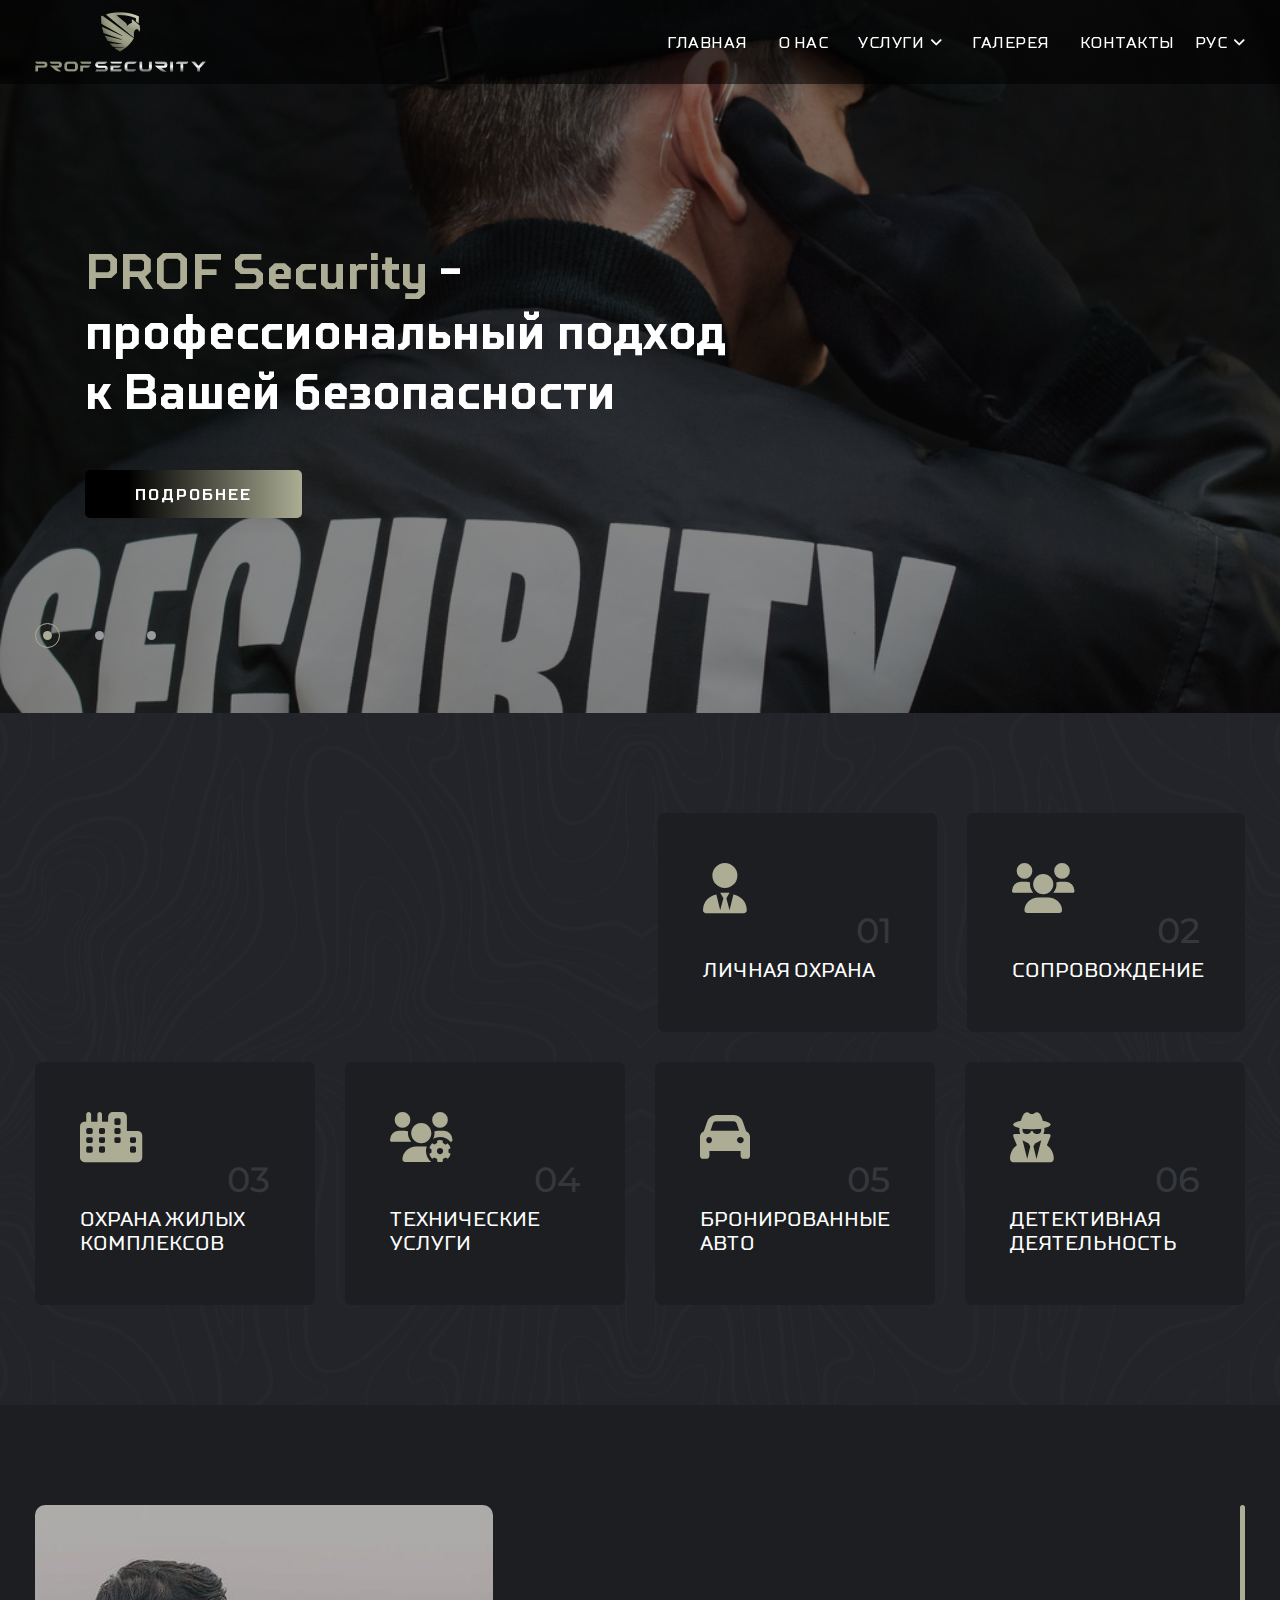
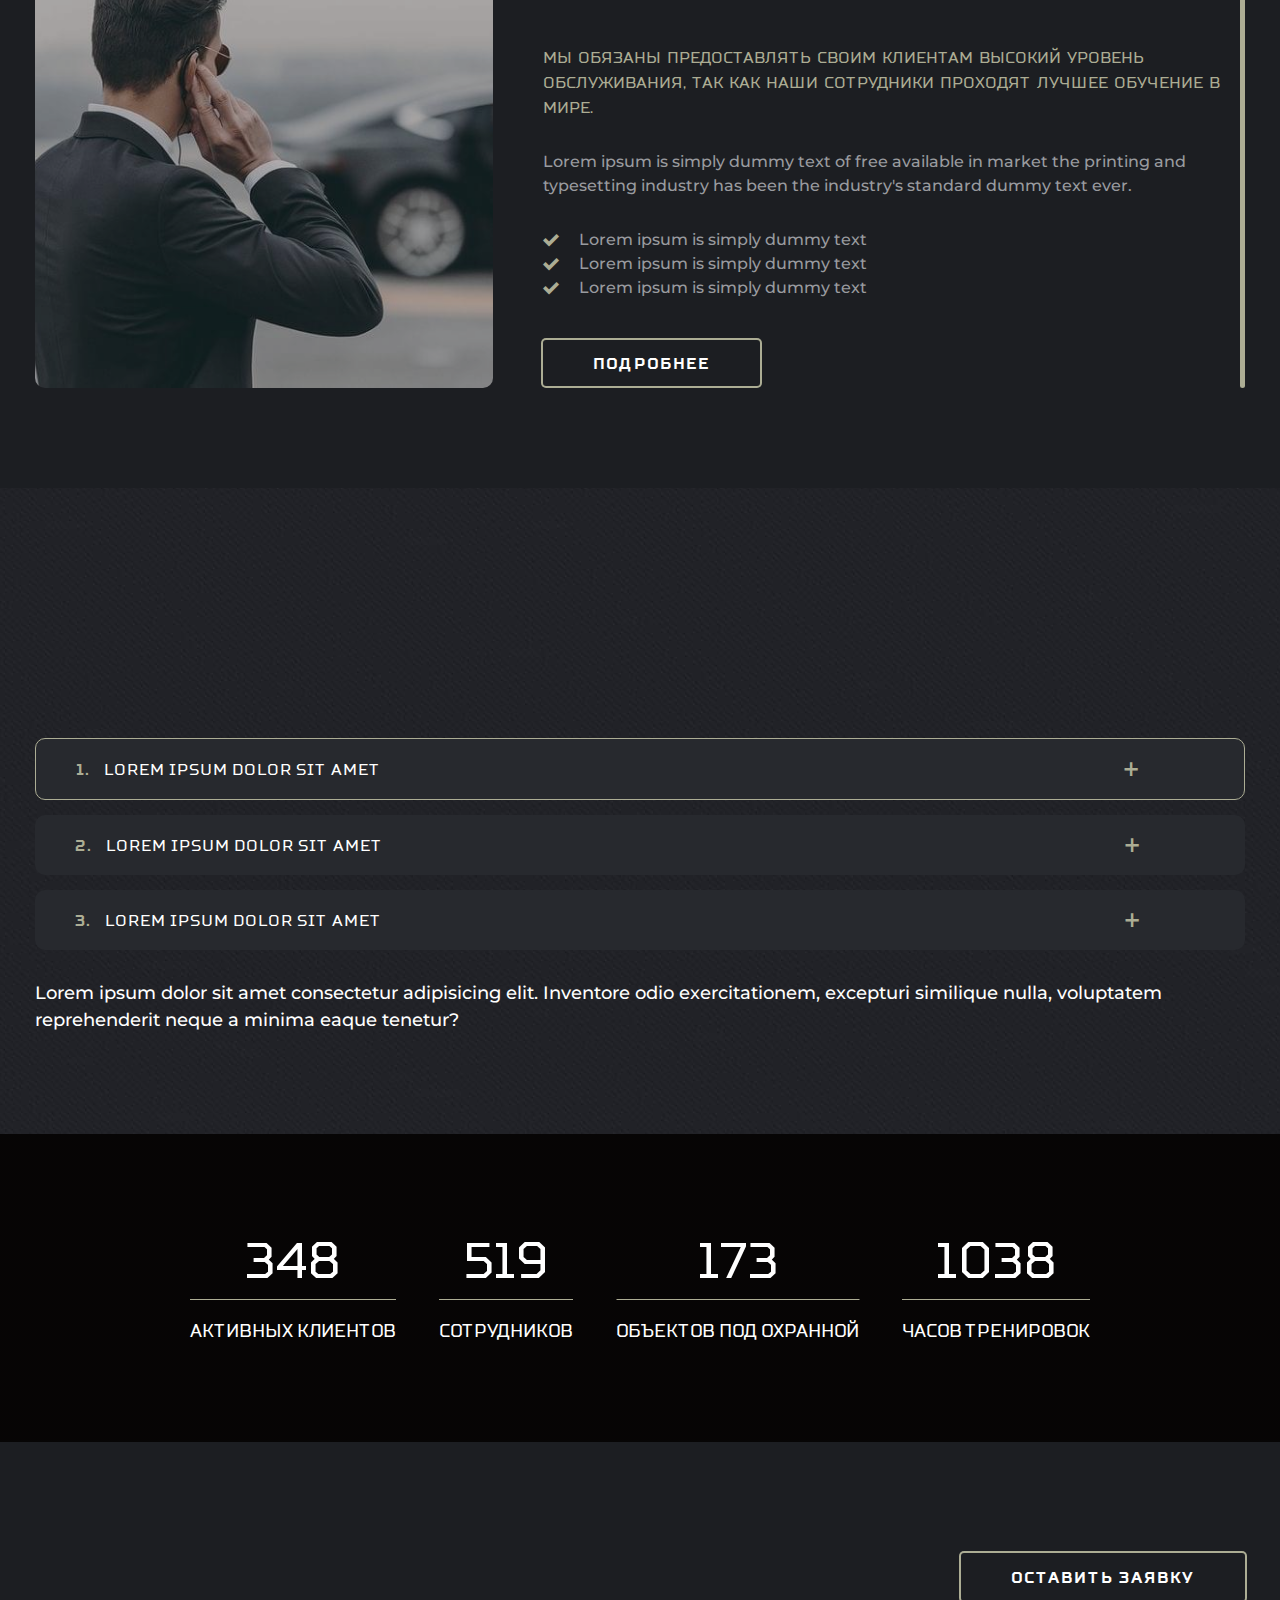
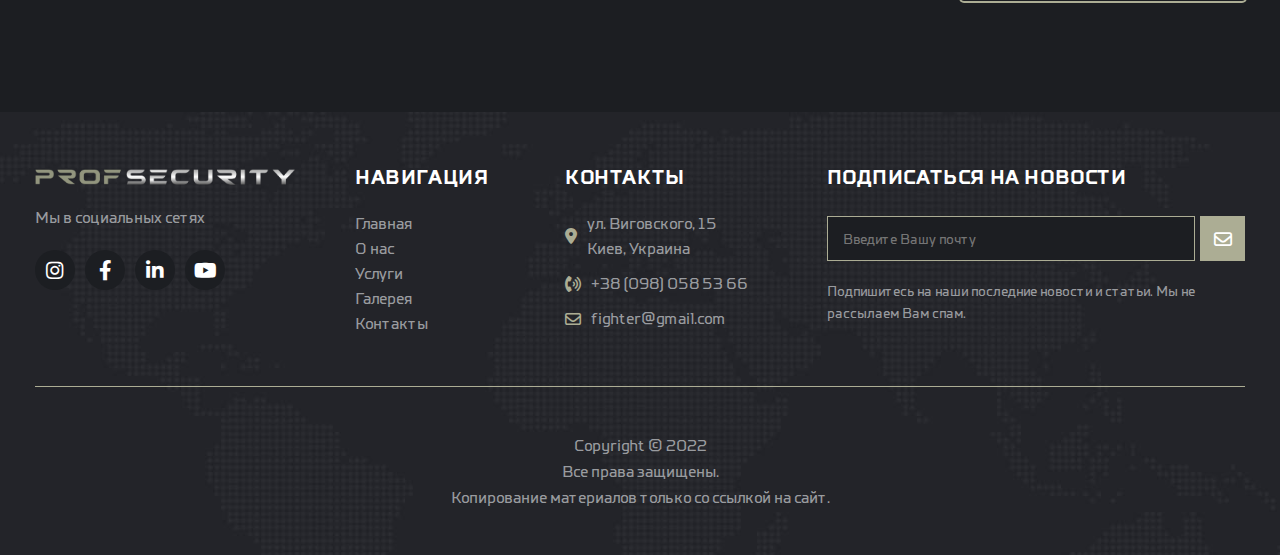
<file: index.html>
<!DOCTYPE html>
<html lang="ru">

<head>
	<title>Главная</title>
	<meta charset="UTF-8">
	<meta name="format-detection" content="telephone=no">
	<!-- <style>body{opacity: 0;}</style> -->
	<link rel="stylesheet" href="css/style.min.css?_v=20220419103121">
	<link rel="shortcut icon" href="favicon.ico">
	<!-- <link href="https://unpkg.com/aos@2.3.1/dist/aos.css?_v=20220419103121" rel="stylesheet"> -->
	<!-- <meta name="robots" content="noindex, nofollow"> -->
	<meta name="viewport" content="width=device-width, initial-scale=1.0">
</head>

<body>
	<div class="wrapper">
		<header class="header">
			<div class="header__wrapper">
				<div class="header__container">
					<a href="index.html" class="header__logo">
						<img src="img/logo.png" alt="Logo">
					</a>
					<div class="header__menu menu">
						<nav class="menu__body">
							<ul data-spollers="767.98,max" class="menu__list">
								<li class="menu__item"><a href="index.html" class="menu__link">Главная</a></li>
								<li class="menu__item"><a href="about.html" class="menu__link">О нас</a></li>
								<li class="menu__item">
									<a href="services.html" class="menu__link">Услуги</a>
									<button data-spoller type="button" class="menu__arrow _icon-arrow"></button>
									<ul class="menu__sub-list">
										<li class="menu__sub-item">
											<a href="private-security.html" class="menu__sub-link">Личная охрана</a>
										</li>
										<li class="menu__sub-item">
											<a href="private-security.html" class="menu__sub-link">Охрана жилых
												комплексов</a>
										</li>
										<li class="menu__sub-item">
											<a href="private-security.html" class="menu__sub-link">Аренда бронированых авто</a>
										</li>
										<li class="menu__sub-item">
											<a href="private-security.html" class="menu__sub-link">Антирейдерские мероприятия</a>
										</li>
										<li class="menu__sub-item">
											<a href="private-security.html" class="menu__sub-link">Проверка помещений и авто на
												жучки</a>
										</li>
										<li class="menu__sub-item">
											<a href="private-security.html" class="menu__sub-link">Сопровождение сделок и перевозка
												ценного груза</a>
										</li>
										<li class="menu__sub-item">
											<a href="private-security.html" class="menu__sub-link">Проверка персонала на
												полиграфе</a>
										</li>
										<li class="menu__sub-item">
											<a href="private-security.html" class="menu__sub-link">Технические услуги</a>
										</li>
										<li class="menu__sub-item">
											<a href="private-security.html" class="menu__sub-link">Юридические услуги</a>
										</li>
										<li class="menu__sub-item">
											<a href="private-security.html" class="menu__sub-link">Детективная деятельность</a>
										</li>
									</ul>
								</li>
								<li class="menu__item"><a href="#" class="menu__link">Галерея</a></li>
								<li class="menu__item"><a href="contacts.html" class="menu__link">Контакты</a></li>
							</ul>
						</nav>
					</div>
					<div class="header__lang lang">
						<nav class="lang__body">
							<ul class="lang__list">
								<li class="lang__item">
									<button type="button" class="lang__link">Рус</button>
									<button type="button" class="menu__arrow _icon-arrow"></button>
									<ul class="lang__sub-list">
										<li class="lang__sub-item">
											<a href="#" class="lang__sub-link">Українська</a>
										</li>
										<li class="lang__sub-item">
											<a href="#" class="lang__sub-link">English</a>
										</li>
									</ul>
								</li>
							</ul>
						</nav>
					</div>
					<button type="button" class="icon-menu">
						<span></span>
						<span></span>
						<span></span>
					</button>
				</div>
			</div>
		</header>
		<main class="page">
			<section class="main-block">
				<div class="main-block__body">
					<div class="main-block__slider">
						<div class="main-block__swiper">
							<div class="main-block__slide slide-main-block">
								<div class="slide-main-block__container">
									<h1 data-swiper-parallax="-2000" class="slide-main-block__title"><span>PROF Security</span> -
										<br> профессиональный подход <br> к Вашей безопасности
									</h1>
									<button data-popup="#order" type="button" class="slide-main-block__button button">Подробнее</button>
									<div class="main-block__controll controll-main-block">
										<div class="controll-main-block__dotts"></div>
									</div>
								</div>
								<div class="slide-main-block__image-ibg">
									<img src="img/main-slider/03.jpg" alt="">
								</div>
							</div>
							<div class="main-block__slide slide-main-block">
								<div class="slide-main-block__container">
									<h1 data-swiper-parallax="-2000" class="slide-main-block__title"><span>PROF Security</span> -
										<br> профессиональный подход <br> к Вашей безопасности
									</h1>
									<button type="button" class="slide-main-block__button button">Подробнее</button>
									<div class="main-block__controll controll-main-block">
										<div class="controll-main-block__dotts"></div>
									</div>
								</div>
								<div class="slide-main-block__image-ibg">
									<img src="img/main-slider/02.jpg" alt="">
								</div>
							</div>
							<div class="main-block__slide slide-main-block">
								<div class="slide-main-block__container">
									<h1 data-swiper-parallax="-2000" class="slide-main-block__title"><span>PROF Security</span> -
										<br> профессиональный подход <br> к Вашей безопасности
									</h1>
									<button type="button" class="slide-main-block__button button">Подробнее</button>
									<div class="main-block__controll controll-main-block">
										<div class="controll-main-block__dotts"></div>
									</div>
								</div>
								<div class="slide-main-block__image-ibg">
									<img src="img/main-slider/03.jpg" alt="">
								</div>
							</div>
						</div>
					</div>
				</div>
			</section>
			<section class="services-block">
				<div class="services-block__container">
					<div class="services-block__body">
						<div class="services-block__content content-services-block">
							<h2 class="content-services-block__title title-block _anim-items">Наши популярные <br>
								услуги<span>.</span>
							</h2>
							<div class="content-services-block__text text-block _anim-items">
								Для более детального ознакомления
								с определенной услугой, нажмите на карточку
							</div>
						</div>
						<div class="services-block__item item-services-block _icon-user-tie _anim-items">
							<span>01</span>
							<a href="private-security.html" class="item-services-block__link">Личная охрана</a>
						</div>
						<div class="services-block__item item-services-block _icon-users _anim-items">
							<span>02</span>
							<a href="private-security.html" class="item-services-block__link">Сопровождение</a>
						</div>
						<div class="services-block__item item-services-block _icon-city _anim-items">
							<span>03</span>
							<a href="private-security.html" class="item-services-block__link">Охрана жилых
								комплексов</a>
						</div>
						<div class="services-block__item item-services-block _icon-users-gear _anim-items">
							<span>04</span>
							<a href="private-security.html" class="item-services-block__link">Технические услуги</a>
						</div>
						<div class="services-block__item item-services-block _icon-car _anim-items">
							<span>05</span>
							<a href="private-security.html" class="item-services-block__link">Бронированные авто</a>
						</div>
						<div class="services-block__item item-services-block _icon-user-secret _anim-items">
							<span>06</span>
							<a href="private-security.html" class="item-services-block__link">Детективная деятельность</a>
						</div>
					</div>
				</div>
			</section>
			<section class="about-block">
				<div class="about-block__container">
					<div class="about-block__body">
						<div class="about-block__images">
							<img src="img/main-slider/04.jpg" alt="">
						</div>
						<div class="about-block__content content-about-block">
							<h2 class="content-about-block__title title-block _anim-items">
								Выбор в пользу <br> профессионалов<span>.</span>
							</h2>
							<h3 class="content-about-block__sub-title">
								Мы обязаны предоставлять своим клиентам высокий уровень обслуживания,
								так как наши сотрудники проходят лучшее обучение в мире.
							</h3>
							<div class="content-about-block__text text-block">
								Lorem ipsum is simply dummy text of free available in market the printing and typesetting
								industry has been the industry's standard dummy text ever.
							</div>
							<ul class="content-about-block__list">
								<li class="content-about-block__item text-block _icon-done">Lorem ipsum is simply dummy text
								</li>
								<li class="content-about-block__item text-block _icon-done">Lorem ipsum is simply dummy text
								</li>
								<li class="content-about-block__item text-block _icon-done">Lorem ipsum is simply dummy text
								</li>
							</ul>
							<a href="#" class="content-about-block__button button-2">
								<span>Подробнее</span>
							</a>
						</div>
					</div>
				</div>
			</section>
			<section class="benefits-block">
				<div class="benefits-block__container">
					<div class="benefits-block__body">
						<div data-tabs data-tabs-animate class="benefits-block__tabs tabs-benefits-block">
							<h2 class="tabs-benefits-block__title-main title-block _anim-items">
								Премущества охранной <br> компании <span>Prof Security</span><span>.</span>
							</h2>
							<nav data-tabs-titles class="tabs-benefits-block__navigation">
								<button type="submit" class="tabs-benefits-block__title _tab-active">
									<span>1.</span>
									Lorem ipsum dolor sit amet
								</button>
								<button type="submit" class="tabs-benefits-block__title">
									<span>2.</span>
									Lorem ipsum dolor sit amet
								</button>
								<button type="submit" class="tabs-benefits-block__title">
									<span>3.</span>
									Lorem ipsum dolor sit amet
								</button>
							</nav>
							<div data-tabs-body class="tabs-benefits-block__content">
								<div class="tabs-benefits-block__body text-block">
									Lorem ipsum dolor sit amet consectetur adipisicing elit. Inventore odio exercitationem,
									excepturi similique nulla, voluptatem reprehenderit neque a minima eaque tenetur?
								</div>
								<div class="tabs-benefits-block__body text-block">
									Lorem ipsum dolor sit amet consectetur adipisicing elit. Inventore odio exercitationem,
									excepturi similique nulla, voluptatem reprehenderit neque a minima eaque tenetur? Quos fugit
									voluptate enim quo sed, minima error molestias!
								</div>
								<div class="tabs-benefits-block__body text-block">
									Lorem ipsum dolor sit amet consectetur adipisicing elit. Inventore odio exercitationem,
									excepturi similique nulla, voluptatem.
								</div>
							</div>
						</div>
					</div>
				</div>
			</section>
			<section class="facts-block">
				<div class="facts-block__container">
					<div class="facts-block__body">
						<div class="facts-block__item">
							<div class="facts-block__number" data-target="1278"></div>
							<h4 class="facts-block__title">Активных клиентов</h4>
						</div>
						<div class="facts-block__item">
							<div class="facts-block__number" data-target="2028"></div>
							<h4 class="facts-block__title">Сотрудников</h4>
						</div>
						<div class="facts-block__item">
							<div class="facts-block__number" data-target="866"></div>
							<h4 class="facts-block__title">Объектов под охранной</h4>
						</div>
						<div class="facts-block__item">
							<div class="facts-block__number" data-target="5718"></div>
							<h4 class="facts-block__title">Часов тренировок</h4>
						</div>
					</div>
				</div>
			</section>
			<section class="order-block">
				<div class="order-block__container">
					<div class="order-block__body">
						<h2 class="order-block__title title-block _anim-items">
							Оставьте заявку <br> и мы с Вами свяжемся<span>!</span>
						</h2>
						<button data-popup="#order" type="button" class="order-block__button button-2">
							<span>Оставить заявку</span>
						</button>
					</div>
				</div>
			</section>
		</main>
		<footer class="footer">
			<div class="footer__container">
				<div class="footer__body">
					<div class="footer__main">
						<a href="index.html" class="footer__logo">
							<img src="img/footer-logo.png" alt="Logo">
						</a>
						<div class="footer__text">Мы в социальных сетях</div>
						<ul class="footer__social social-footer">
							<li class="social-footer__item">
								<a href="#" class="social-footer__link"><span class="_icon-instagram"></span></a>
							</li>
							<li class="social-footer__item">
								<a href="#" class="social-footer__link"><span class="_icon-facebook"></span></a>
							</li>
							<li class="social-footer__item">
								<a href="#" class="social-footer__link"><span class="_icon-linkedin"></span></a>
							</li>
							<li class="social-footer__item">
								<a href="#" class="social-footer__link"><span class="_icon-youtube"></span></a>
							</li>
						</ul>
					</div>
					<div class="footer__menu menu-footer">
						<h3 class="menu-footer__title _footer-title">Навигация</h2>
							<ul class="menu-footer__list">
								<li class="menu-footer__item">
									<a href="#" class="menu-footer__link">Главная</a>
								</li>
								<li class="menu-footer__item">
									<a href="#" class="menu-footer__link">О нас</a>
								</li>
								<li class="menu-footer__item">
									<a href="#" class="menu-footer__link">Услуги</a>
								</li>
								<li class="menu-footer__item">
									<a href="#" class="menu-footer__link">Галерея</a>
								</li>
								<li class="menu-footer__item">
									<a href="#" class="menu-footer__link">Контакты</a>
								</li>
							</ul>
					</div>
					<div class="footer__contacts contacts-footer">
						<h3 class="contacts-footer__title _footer-title">Контакты</h2>
							<div class="contacts-footer__item _icon-location">
								ул. Виговского, 15 <br> Киев, Украина
							</div>
							<a href="tel:+380980585366" class="contacts-footer__item _icon-phone-volume"><span>+38 (098) 058 53
									66</span></a>
							<a href="mailto:fighter@gmail.com" class="contacts-footer__item _icon-mail"><span>fighter@gmail.com</span></a>
					</div>
					<div class="footer__subscribe subscribe-footer">
						<h3 class="subscribe-footer__title _footer-title">Подписаться на новости</h2>
							<form action="#" class="subscribe-footer__form">
								<input autocomplete="off" type="text" name="form[]" data-required="email" data-validate data-error="Ошибка" placeholder="Введите Вашу почту" class="subscribe-footer__input">
								<button type="submit" class="subscribe-footer__button _icon-mail"></button>
							</form>
							<div class="subscribe-footer__text">
								Подпишитесь на наши последние новости и статьи. Мы не рассылаем Вам спам.
							</div>
					</div>
				</div>
				<div class="footer__copyright">
					<p>Copyright © 2022</p>
					<p>Все права защищены.</p>
					<p>Копирование материалов только со ссылкой на сайт.</p>
				</div>
			</div>
		</footer>
	</div>
	<div id="order" aria-hidden="true" class="popup">
		<div class="popup__wrapper">
			<div class="popup__content">
				<button data-close type="button" class="popup__close">Закрыть</button>
				<div class="popup__text">
					Тут будет форма
				</div>
			</div>
		</div>
	</div>
	<script src="js/app.min.js?_v=20220419103121"></script>
</body>

</html>
</file>
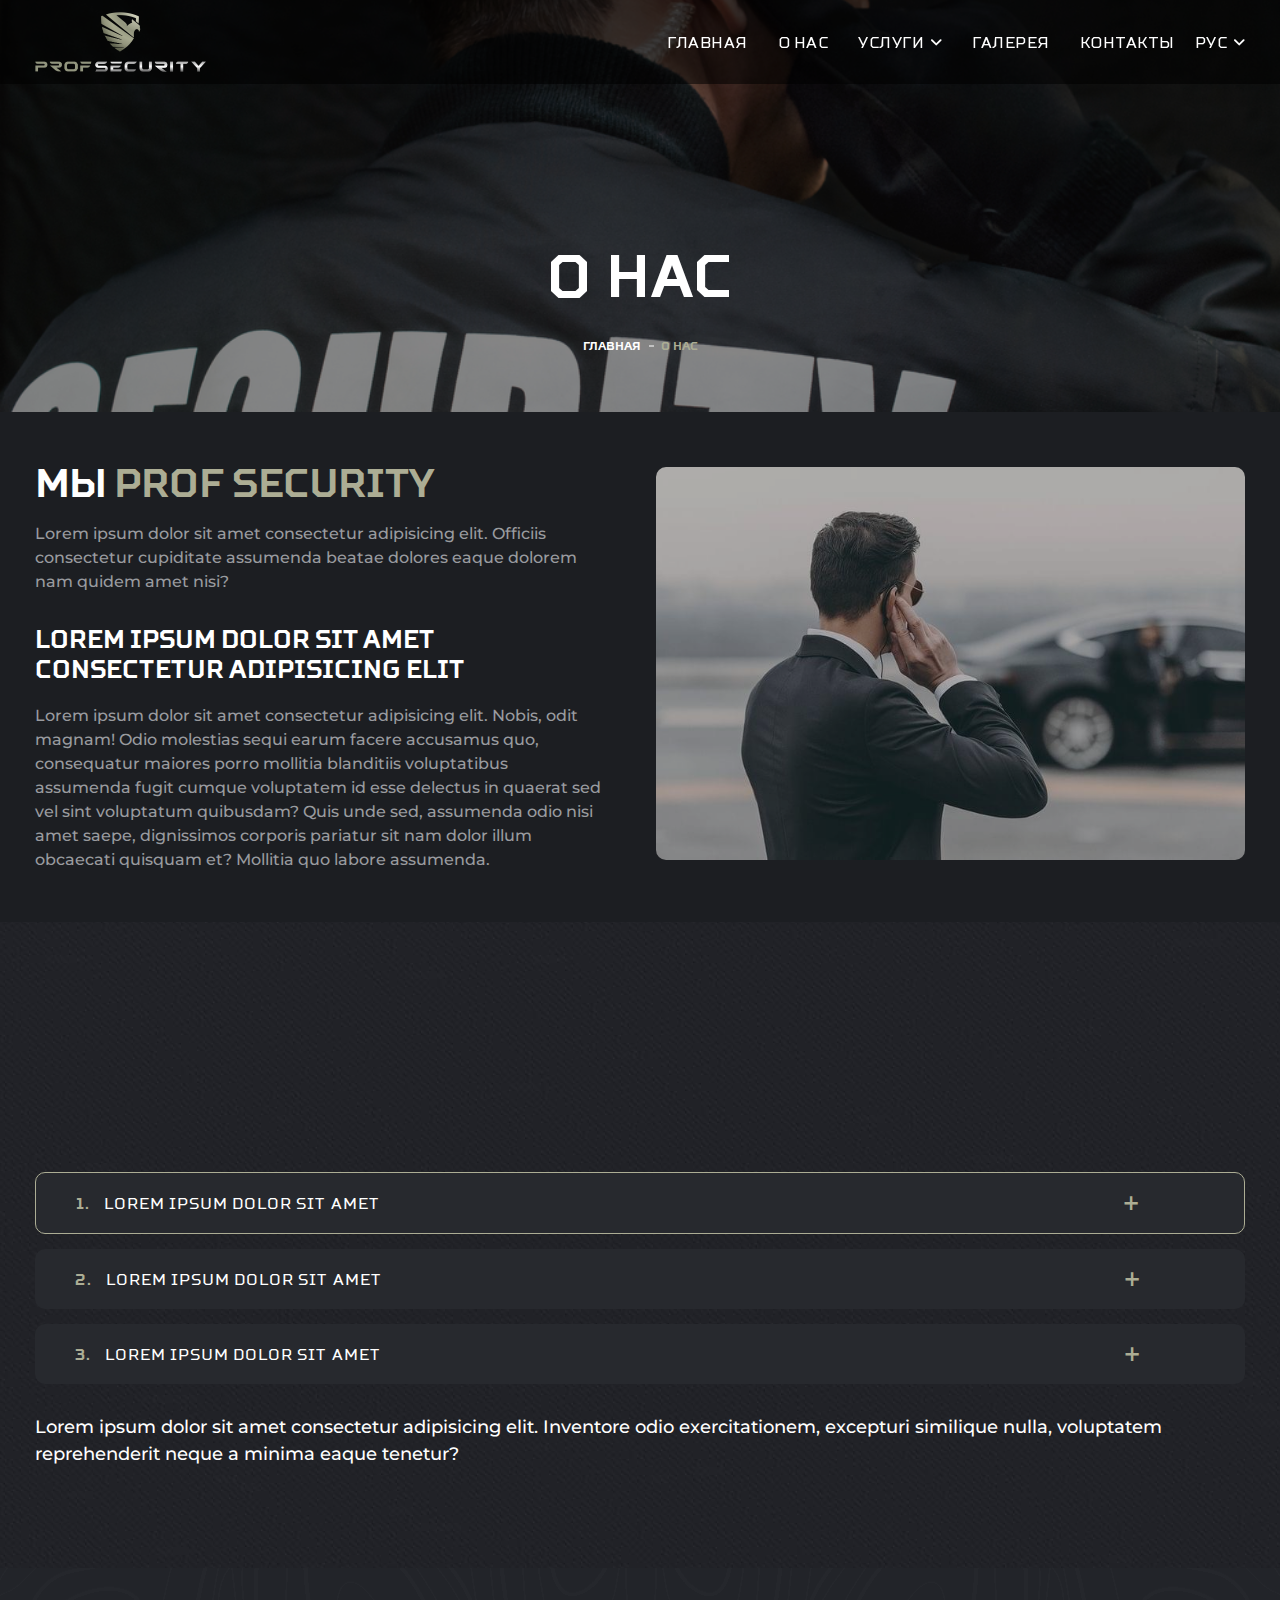
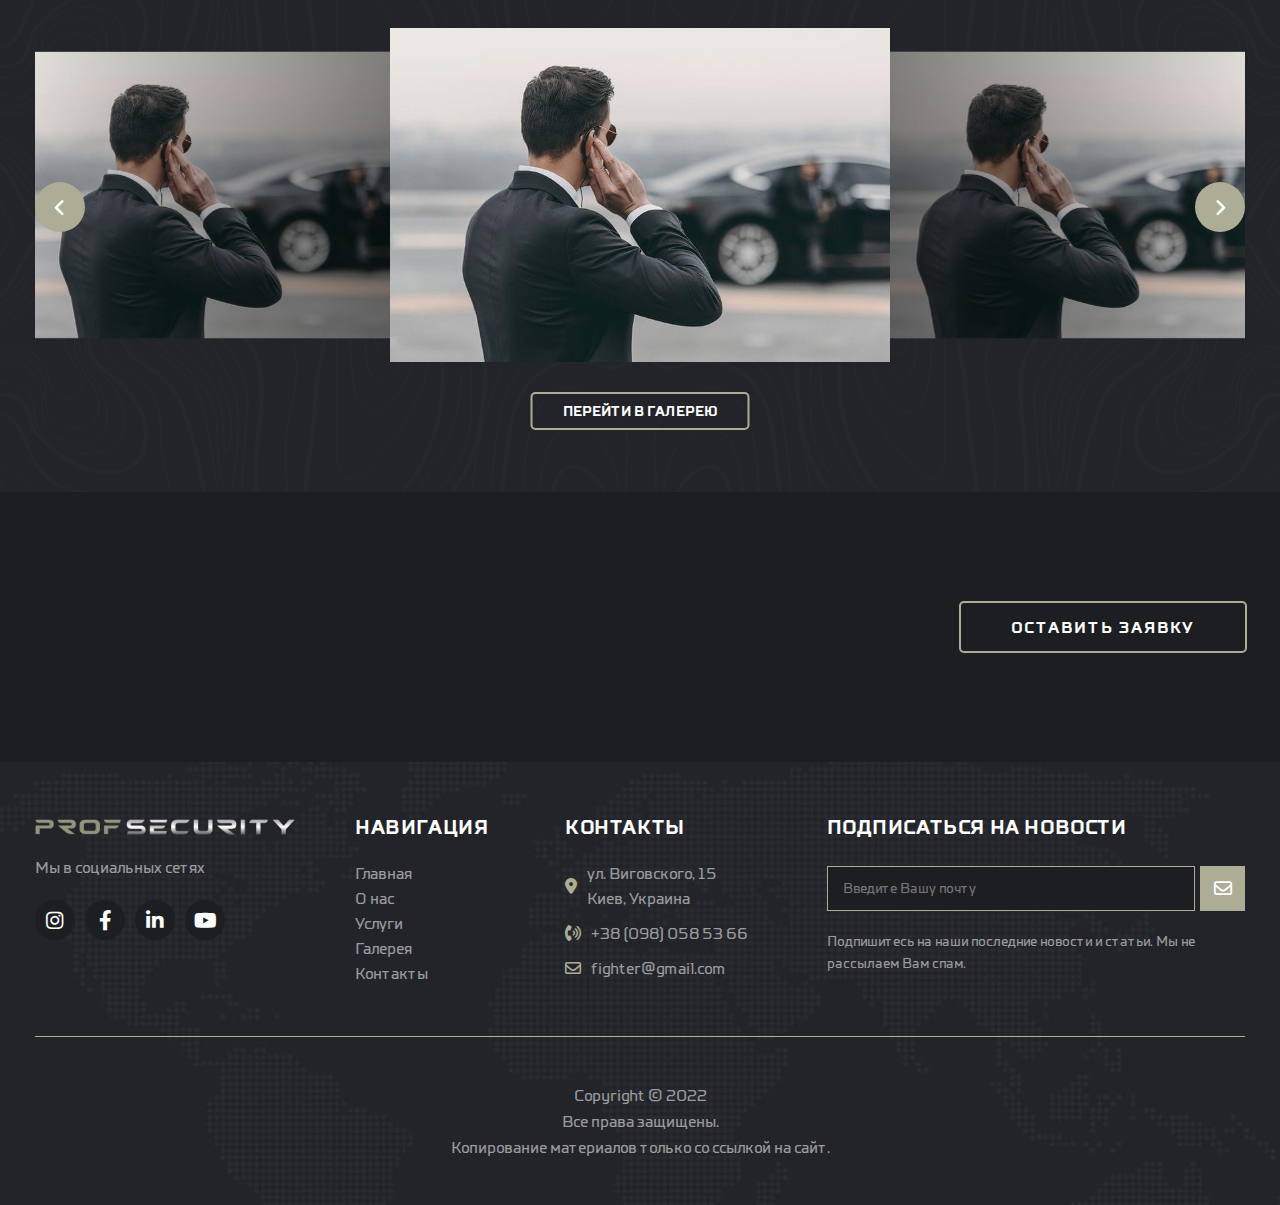
<file: about.html>
<!DOCTYPE html>
<html lang="ru">

<head>
	<title>О нас</title>
	<meta charset="UTF-8">
	<meta name="format-detection" content="telephone=no">
	<!-- <style>body{opacity: 0;}</style> -->
	<link rel="stylesheet" href="css/style.min.css?_v=20220419103121">
	<link rel="shortcut icon" href="favicon.ico">
	<!-- <link href="https://unpkg.com/aos@2.3.1/dist/aos.css?_v=20220419103121" rel="stylesheet"> -->
	<!-- <meta name="robots" content="noindex, nofollow"> -->
	<meta name="viewport" content="width=device-width, initial-scale=1.0">
</head>

<body>
	<div class="wrapper">
		<header class="header">
			<div class="header__wrapper">
				<div class="header__container">
					<a href="index.html" class="header__logo">
						<img src="img/logo.png" alt="Logo">
					</a>
					<div class="header__menu menu">
						<nav class="menu__body">
							<ul data-spollers="767.98,max" class="menu__list">
								<li class="menu__item"><a href="index.html" class="menu__link">Главная</a></li>
								<li class="menu__item"><a href="about.html" class="menu__link">О нас</a></li>
								<li class="menu__item">
									<a href="services.html" class="menu__link">Услуги</a>
									<button data-spoller type="button" class="menu__arrow _icon-arrow"></button>
									<ul class="menu__sub-list">
										<li class="menu__sub-item">
											<a href="private-security.html" class="menu__sub-link">Личная охрана</a>
										</li>
										<li class="menu__sub-item">
											<a href="private-security.html" class="menu__sub-link">Охрана жилых
												комплексов</a>
										</li>
										<li class="menu__sub-item">
											<a href="private-security.html" class="menu__sub-link">Аренда бронированых авто</a>
										</li>
										<li class="menu__sub-item">
											<a href="private-security.html" class="menu__sub-link">Антирейдерские мероприятия</a>
										</li>
										<li class="menu__sub-item">
											<a href="private-security.html" class="menu__sub-link">Проверка помещений и авто на
												жучки</a>
										</li>
										<li class="menu__sub-item">
											<a href="private-security.html" class="menu__sub-link">Сопровождение сделок и перевозка
												ценного груза</a>
										</li>
										<li class="menu__sub-item">
											<a href="private-security.html" class="menu__sub-link">Проверка персонала на
												полиграфе</a>
										</li>
										<li class="menu__sub-item">
											<a href="private-security.html" class="menu__sub-link">Технические услуги</a>
										</li>
										<li class="menu__sub-item">
											<a href="private-security.html" class="menu__sub-link">Юридические услуги</a>
										</li>
										<li class="menu__sub-item">
											<a href="private-security.html" class="menu__sub-link">Детективная деятельность</a>
										</li>
									</ul>
								</li>
								<li class="menu__item"><a href="#" class="menu__link">Галерея</a></li>
								<li class="menu__item"><a href="contacts.html" class="menu__link">Контакты</a></li>
							</ul>
						</nav>
					</div>
					<div class="header__lang lang">
						<nav class="lang__body">
							<ul class="lang__list">
								<li class="lang__item">
									<button type="button" class="lang__link">Рус</button>
									<button type="button" class="menu__arrow _icon-arrow"></button>
									<ul class="lang__sub-list">
										<li class="lang__sub-item">
											<a href="#" class="lang__sub-link">Українська</a>
										</li>
										<li class="lang__sub-item">
											<a href="#" class="lang__sub-link">English</a>
										</li>
									</ul>
								</li>
							</ul>
						</nav>
					</div>
					<button type="button" class="icon-menu">
						<span></span>
						<span></span>
						<span></span>
					</button>
				</div>
			</div>
		</header>
		<main class="page">
			<section class="about-banner">
				<div class="about-banner__img-ibg">
					<img src="img/main-slider/03.jpg" alt="">
				</div>
				<h1 class="about-banner__title title-page _anim-items">О нас</h1>
				<div class="about-banner__nav page-nav">
					<ul class="page-nav__list  _anim-items">
						<li class="page-nav__item">
							<a href="index.html" class="page-nav__link">Главная</a>
						</li>
						<li class="page-nav__item">
							<span class="page-nav__active">О нас</span>
						</li>
					</ul>
				</div>
			</section>
			<section class="about-info">
				<div class="about-info__container">
					<div class="about-info__body">
						<div class="about-info__story story-about-info">
							<h3 class="story-about-info__title _anim-items"> Мы <span>Prof Security</span></h3>
							<div class="story-about-info__text text-block _anim-items">
								Lorem ipsum dolor sit amet consectetur adipisicing elit. Officiis consectetur cupiditate
								assumenda beatae dolores eaque dolorem nam quidem amet nisi?
							</div>
							<h4 class="story-about-info__sub-title _anim-items">
								Lorem ipsum dolor sit amet consectetur adipisicing elit
							</h4>
							<div class="story-about-info__text text-block _anim-items">
								Lorem ipsum dolor sit amet consectetur adipisicing elit. Nobis, odit magnam! Odio molestias
								sequi earum facere accusamus quo, consequatur maiores porro mollitia blanditiis voluptatibus
								assumenda fugit cumque voluptatem id esse delectus in quaerat sed vel sint voluptatum quibusdam?
								Quis unde sed, assumenda odio nisi amet saepe, dignissimos corporis pariatur sit nam dolor illum
								obcaecati quisquam et? Mollitia quo labore assumenda.
							</div>
						</div>
						<div class="about-info__image">
							<img src="img/main-slider/04.jpg" alt="">
						</div>
					</div>
				</div>
			</section>
			<section class="benefits-block">
				<div class="benefits-block__container">
					<div class="benefits-block__body">
						<div data-tabs data-tabs-animate class="benefits-block__tabs tabs-benefits-block">
							<h2 class="tabs-benefits-block__title-main title-block _anim-items">
								Премущества охранной <br> компании <span>Prof Security</span><span>.</span>
							</h2>
							<nav data-tabs-titles class="tabs-benefits-block__navigation">
								<button type="submit" class="tabs-benefits-block__title _tab-active">
									<span>1.</span>
									Lorem ipsum dolor sit amet
								</button>
								<button type="submit" class="tabs-benefits-block__title">
									<span>2.</span>
									Lorem ipsum dolor sit amet
								</button>
								<button type="submit" class="tabs-benefits-block__title">
									<span>3.</span>
									Lorem ipsum dolor sit amet
								</button>
							</nav>
							<div data-tabs-body class="tabs-benefits-block__content">
								<div class="tabs-benefits-block__body text-block">
									Lorem ipsum dolor sit amet consectetur adipisicing elit. Inventore odio exercitationem,
									excepturi similique nulla, voluptatem reprehenderit neque a minima eaque tenetur?
								</div>
								<div class="tabs-benefits-block__body text-block">
									Lorem ipsum dolor sit amet consectetur adipisicing elit. Inventore odio exercitationem,
									excepturi similique nulla, voluptatem reprehenderit neque a minima eaque tenetur? Quos fugit
									voluptate enim quo sed, minima error molestias!
								</div>
								<div class="tabs-benefits-block__body text-block">
									Lorem ipsum dolor sit amet consectetur adipisicing elit. Inventore odio exercitationem,
									excepturi similique nulla, voluptatem.
								</div>
							</div>
						</div>
					</div>
				</div>
			</section>
			<section class="about-gallery">
				<div class="about-gallery__container">
					<div class="about-gallery__body">
						<div class="about-gallery__title title-block"></div>
						<div class="about-gallery__slider">
							<div class="about-gallery__swiper">
								<div class="about-gallery__slide">
									<img src="img/main-slider/04.jpg" alt="">
								</div>
								<div class="about-gallery__slide">
									<img src="img/main-slider/04.jpg" alt="">
								</div>
								<div class="about-gallery__slide">
									<img src="img/main-slider/04.jpg" alt="">
								</div>
								<div class="about-gallery__slide">
									<img src="img/main-slider/04.jpg" alt="">
								</div>
							</div>
							<div class="about-gallery__arrows about-arrows">
								<button class="about-arrow about-arrow_prev _icon-arrow"></button>
								<button class="about-arrow about-arrow_next _icon-arrow"></button>
							</div>
						</div>
					</div>
					<a href="#" class="about-gallery__button button-3">Перейти в галерею</a>
				</div>
			</section>
			<section class="order-block">
				<div class="order-block__container">
					<div class="order-block__body">
						<h2 class="order-block__title title-block _anim-items">
							Оставьте заявку <br> и мы с Вами свяжемся<span>!</span>
						</h2>
						<button data-popup="#order" type="button" class="order-block__button button-2">
							<span>Оставить заявку</span>
						</button>
					</div>
				</div>
			</section>
		</main>
		<footer class="footer">
			<div class="footer__container">
				<div class="footer__body">
					<div class="footer__main">
						<a href="index.html" class="footer__logo">
							<img src="img/footer-logo.png" alt="Logo">
						</a>
						<div class="footer__text">Мы в социальных сетях</div>
						<ul class="footer__social social-footer">
							<li class="social-footer__item">
								<a href="#" class="social-footer__link"><span class="_icon-instagram"></span></a>
							</li>
							<li class="social-footer__item">
								<a href="#" class="social-footer__link"><span class="_icon-facebook"></span></a>
							</li>
							<li class="social-footer__item">
								<a href="#" class="social-footer__link"><span class="_icon-linkedin"></span></a>
							</li>
							<li class="social-footer__item">
								<a href="#" class="social-footer__link"><span class="_icon-youtube"></span></a>
							</li>
						</ul>
					</div>
					<div class="footer__menu menu-footer">
						<h3 class="menu-footer__title _footer-title">Навигация</h2>
							<ul class="menu-footer__list">
								<li class="menu-footer__item">
									<a href="#" class="menu-footer__link">Главная</a>
								</li>
								<li class="menu-footer__item">
									<a href="#" class="menu-footer__link">О нас</a>
								</li>
								<li class="menu-footer__item">
									<a href="#" class="menu-footer__link">Услуги</a>
								</li>
								<li class="menu-footer__item">
									<a href="#" class="menu-footer__link">Галерея</a>
								</li>
								<li class="menu-footer__item">
									<a href="#" class="menu-footer__link">Контакты</a>
								</li>
							</ul>
					</div>
					<div class="footer__contacts contacts-footer">
						<h3 class="contacts-footer__title _footer-title">Контакты</h2>
							<div class="contacts-footer__item _icon-location">
								ул. Виговского, 15 <br> Киев, Украина
							</div>
							<a href="tel:+380980585366" class="contacts-footer__item _icon-phone-volume"><span>+38 (098) 058 53
									66</span></a>
							<a href="mailto:fighter@gmail.com" class="contacts-footer__item _icon-mail"><span>fighter@gmail.com</span></a>
					</div>
					<div class="footer__subscribe subscribe-footer">
						<h3 class="subscribe-footer__title _footer-title">Подписаться на новости</h2>
							<form action="#" class="subscribe-footer__form">
								<input autocomplete="off" type="text" name="form[]" data-required="email" data-validate data-error="Ошибка" placeholder="Введите Вашу почту" class="subscribe-footer__input">
								<button type="submit" class="subscribe-footer__button _icon-mail"></button>
							</form>
							<div class="subscribe-footer__text">
								Подпишитесь на наши последние новости и статьи. Мы не рассылаем Вам спам.
							</div>
					</div>
				</div>
				<div class="footer__copyright">
					<p>Copyright © 2022</p>
					<p>Все права защищены.</p>
					<p>Копирование материалов только со ссылкой на сайт.</p>
				</div>
			</div>
		</footer>
	</div>
	<div id="order" aria-hidden="true" class="popup">
		<div class="popup__wrapper">
			<div class="popup__content">
				<button data-close type="button" class="popup__close">Закрыть</button>
				<div class="popup__text">
					Тут будет форма
				</div>
			</div>
		</div>
	</div>
	<script src="js/app.min.js?_v=20220419103121"></script>
</body>

</html>
</file>
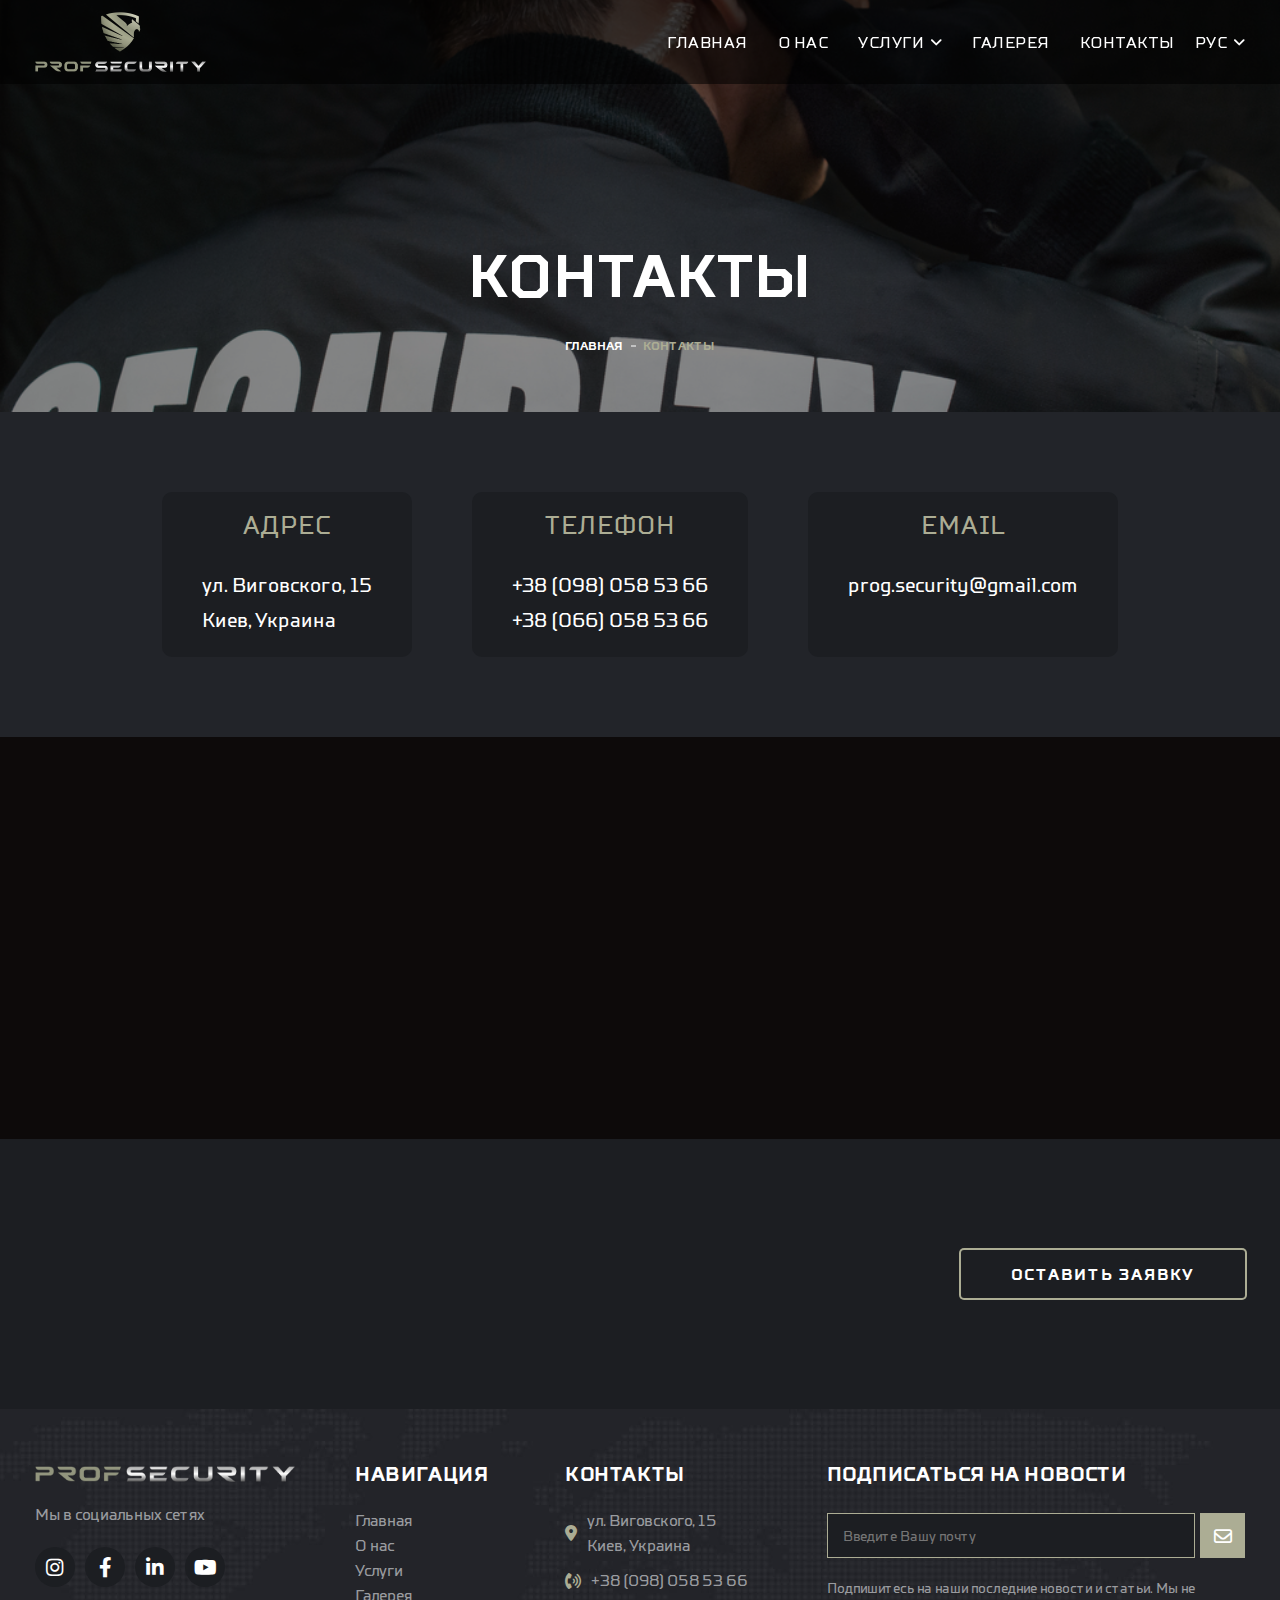
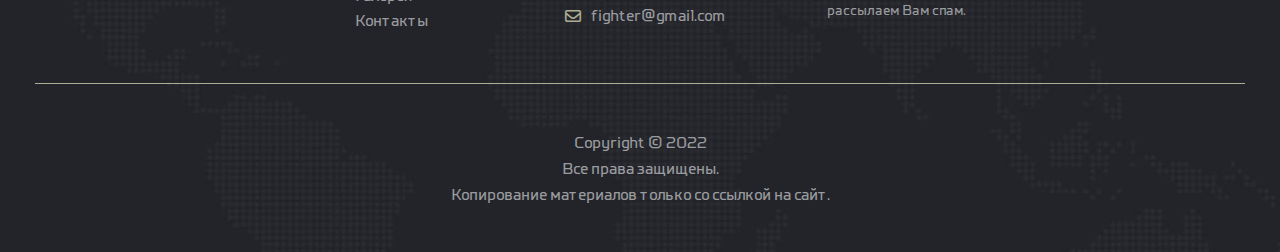
<file: contacts.html>
<!DOCTYPE html>
<html lang="ru">

<head>
	<title>Контакты</title>
	<meta charset="UTF-8">
	<meta name="format-detection" content="telephone=no">
	<!-- <style>body{opacity: 0;}</style> -->
	<link rel="stylesheet" href="css/style.min.css?_v=20220419103121">
	<link rel="shortcut icon" href="favicon.ico">
	<!-- <link href="https://unpkg.com/aos@2.3.1/dist/aos.css?_v=20220419103121" rel="stylesheet"> -->
	<!-- <meta name="robots" content="noindex, nofollow"> -->
	<meta name="viewport" content="width=device-width, initial-scale=1.0">
</head>

<body>
	<div class="wrapper">
		<header class="header">
			<div class="header__wrapper">
				<div class="header__container">
					<a href="index.html" class="header__logo">
						<img src="img/logo.png" alt="Logo">
					</a>
					<div class="header__menu menu">
						<nav class="menu__body">
							<ul data-spollers="767.98,max" class="menu__list">
								<li class="menu__item"><a href="index.html" class="menu__link">Главная</a></li>
								<li class="menu__item"><a href="about.html" class="menu__link">О нас</a></li>
								<li class="menu__item">
									<a href="services.html" class="menu__link">Услуги</a>
									<button data-spoller type="button" class="menu__arrow _icon-arrow"></button>
									<ul class="menu__sub-list">
										<li class="menu__sub-item">
											<a href="private-security.html" class="menu__sub-link">Личная охрана</a>
										</li>
										<li class="menu__sub-item">
											<a href="private-security.html" class="menu__sub-link">Охрана жилых
												комплексов</a>
										</li>
										<li class="menu__sub-item">
											<a href="private-security.html" class="menu__sub-link">Аренда бронированых авто</a>
										</li>
										<li class="menu__sub-item">
											<a href="private-security.html" class="menu__sub-link">Антирейдерские мероприятия</a>
										</li>
										<li class="menu__sub-item">
											<a href="private-security.html" class="menu__sub-link">Проверка помещений и авто на
												жучки</a>
										</li>
										<li class="menu__sub-item">
											<a href="private-security.html" class="menu__sub-link">Сопровождение сделок и перевозка
												ценного груза</a>
										</li>
										<li class="menu__sub-item">
											<a href="private-security.html" class="menu__sub-link">Проверка персонала на
												полиграфе</a>
										</li>
										<li class="menu__sub-item">
											<a href="private-security.html" class="menu__sub-link">Технические услуги</a>
										</li>
										<li class="menu__sub-item">
											<a href="private-security.html" class="menu__sub-link">Юридические услуги</a>
										</li>
										<li class="menu__sub-item">
											<a href="private-security.html" class="menu__sub-link">Детективная деятельность</a>
										</li>
									</ul>
								</li>
								<li class="menu__item"><a href="#" class="menu__link">Галерея</a></li>
								<li class="menu__item"><a href="contacts.html" class="menu__link">Контакты</a></li>
							</ul>
						</nav>
					</div>
					<div class="header__lang lang">
						<nav class="lang__body">
							<ul class="lang__list">
								<li class="lang__item">
									<button type="button" class="lang__link">Рус</button>
									<button type="button" class="menu__arrow _icon-arrow"></button>
									<ul class="lang__sub-list">
										<li class="lang__sub-item">
											<a href="#" class="lang__sub-link">Українська</a>
										</li>
										<li class="lang__sub-item">
											<a href="#" class="lang__sub-link">English</a>
										</li>
									</ul>
								</li>
							</ul>
						</nav>
					</div>
					<button type="button" class="icon-menu">
						<span></span>
						<span></span>
						<span></span>
					</button>
				</div>
			</div>
		</header>
		<main class="page">
			<section class="contacts-banner">
				<div class="contacts-banner__img-ibg">
					<img src="img/main-slider/03.jpg" alt="">
				</div>
				<h1 class="contacts-banner__title title-page _anim-items">Контакты</h1>
				<div class="contacts-banner__nav page-nav">
					<ul class="page-nav__list _anim-items">
						<li class="page-nav__item">
							<a href="index.html" class="page-nav__link">Главная</a>
						</li>
						<li class="page-nav__item">
							<span class="page-nav__active">Контакты</span>
						</li>
					</ul>
				</div>
			</section>
			<section class="contacts-info">
				<div class="contacts-info__container">
					<div class="contacts-info__body">
						<div class="contacts-info__item item-contacts-info _anim-items">
							<div class="item-contacts-info__body">
								<div class="item-contacts-info__title">Адрес</div>
								<div class="item-contacts-info__contact">
									ул. Виговского, 15 <br> Киев, Украина
								</div>
							</div>
						</div>
						<div class="contacts-info__item item-contacts-info _anim-items">
							<div class="item-contacts-info__body">
								<h3 class="item-contacts-info__title">Телефон</h3>
								<div class="item-contacts-info__contact">
									<a href="tel:09805855366">+38 (098) 058 53 66</a>
									<a href="tel:06605855366">+38 (066) 058 53 66</a>
								</div>
							</div>
						</div>
						<div class="contacts-info__item item-contacts-info _anim-items">
							<div class="item-contacts-info__body">
								<div class="item-contacts-info__title">Email</div>
								<div class="item-contacts-info__contact">
									<a href="mailto:prog.security@gmail.com">prog.security@gmail.com</a>
								</div>
							</div>
						</div>
					</div>
				</div>
			</section>
			<section class="contacts-map">
				<div class="contacts-map__body">
					<iframe src="https://www.google.com/maps/embed?pb=!1m18!1m12!1m3!1d2543.6700326101422!2d30.64649005196919!3d50.39134937936641!2m3!1f0!2f0!3f0!3m2!1i1024!2i768!4f13.1!3m3!1m2!1s0x40d4c44505a5a661%3A0x40b10f72244e664f!2z0YPQuy4g0KHQsNC70L7QvNC10Lgg0JrRgNGD0YjQtdC70YzQvdC40YbQutC-0LksIDE10JAsINCa0LjQtdCyLCAwMjAwMA!5e0!3m2!1sru!2sua!4v1642188464493!5m2!1sru!2sua" width="100%" height="400" style="border:none;" allowfullscreen="" loading="lazy"></iframe>
				</div>
			</section>
			<section class="order-block order-block_contacts">
				<div class="order-block__container">
					<div class="order-block__body">
						<h2 class="order-block__title title-block _anim-items">
							Оставьте заявку <br> и мы с Вами свяжемся<span>!</span>
						</h2>
						<button data-popup="#order" type="button" class="order-block__button button-2">
							<span>Оставить заявку</span>
						</button>
					</div>
				</div>
			</section>
		</main>
		<footer class="footer">
			<div class="footer__container">
				<div class="footer__body">
					<div class="footer__main">
						<a href="index.html" class="footer__logo">
							<img src="img/footer-logo.png" alt="Logo">
						</a>
						<div class="footer__text">Мы в социальных сетях</div>
						<ul class="footer__social social-footer">
							<li class="social-footer__item">
								<a href="#" class="social-footer__link"><span class="_icon-instagram"></span></a>
							</li>
							<li class="social-footer__item">
								<a href="#" class="social-footer__link"><span class="_icon-facebook"></span></a>
							</li>
							<li class="social-footer__item">
								<a href="#" class="social-footer__link"><span class="_icon-linkedin"></span></a>
							</li>
							<li class="social-footer__item">
								<a href="#" class="social-footer__link"><span class="_icon-youtube"></span></a>
							</li>
						</ul>
					</div>
					<div class="footer__menu menu-footer">
						<h3 class="menu-footer__title _footer-title">Навигация</h2>
							<ul class="menu-footer__list">
								<li class="menu-footer__item">
									<a href="#" class="menu-footer__link">Главная</a>
								</li>
								<li class="menu-footer__item">
									<a href="#" class="menu-footer__link">О нас</a>
								</li>
								<li class="menu-footer__item">
									<a href="#" class="menu-footer__link">Услуги</a>
								</li>
								<li class="menu-footer__item">
									<a href="#" class="menu-footer__link">Галерея</a>
								</li>
								<li class="menu-footer__item">
									<a href="#" class="menu-footer__link">Контакты</a>
								</li>
							</ul>
					</div>
					<div class="footer__contacts contacts-footer">
						<h3 class="contacts-footer__title _footer-title">Контакты</h2>
							<div class="contacts-footer__item _icon-location">
								ул. Виговского, 15 <br> Киев, Украина
							</div>
							<a href="tel:+380980585366" class="contacts-footer__item _icon-phone-volume"><span>+38 (098) 058 53
									66</span></a>
							<a href="mailto:fighter@gmail.com" class="contacts-footer__item _icon-mail"><span>fighter@gmail.com</span></a>
					</div>
					<div class="footer__subscribe subscribe-footer">
						<h3 class="subscribe-footer__title _footer-title">Подписаться на новости</h2>
							<form action="#" class="subscribe-footer__form">
								<input autocomplete="off" type="text" name="form[]" data-required="email" data-validate data-error="Ошибка" placeholder="Введите Вашу почту" class="subscribe-footer__input">
								<button type="submit" class="subscribe-footer__button _icon-mail"></button>
							</form>
							<div class="subscribe-footer__text">
								Подпишитесь на наши последние новости и статьи. Мы не рассылаем Вам спам.
							</div>
					</div>
				</div>
				<div class="footer__copyright">
					<p>Copyright © 2022</p>
					<p>Все права защищены.</p>
					<p>Копирование материалов только со ссылкой на сайт.</p>
				</div>
			</div>
		</footer>
	</div>
	<div id="order" aria-hidden="true" class="popup">
		<div class="popup__wrapper">
			<div class="popup__content">
				<button data-close type="button" class="popup__close">Закрыть</button>
				<div class="popup__text">
					Тут будет форма
				</div>
			</div>
		</div>
	</div>
	<script src="js/app.min.js?_v=20220419103121"></script>
</body>

</html>
</file>
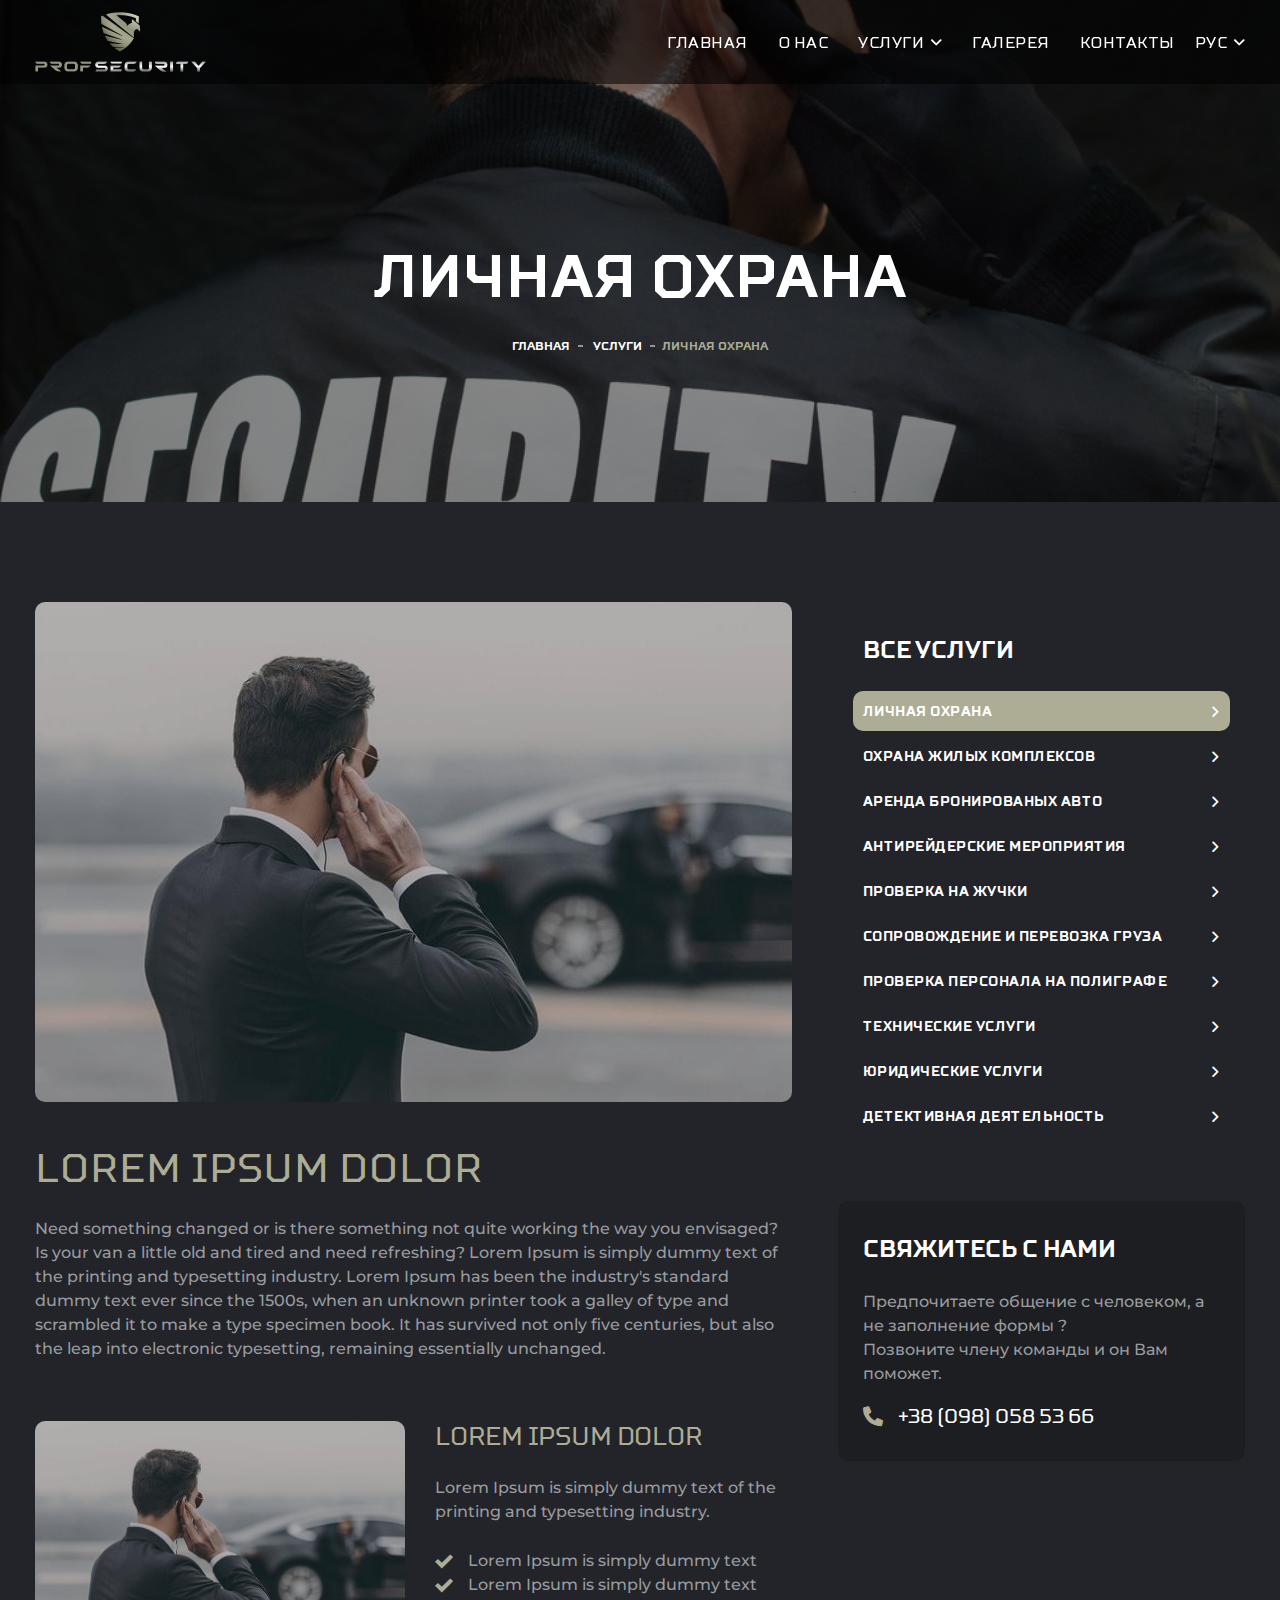
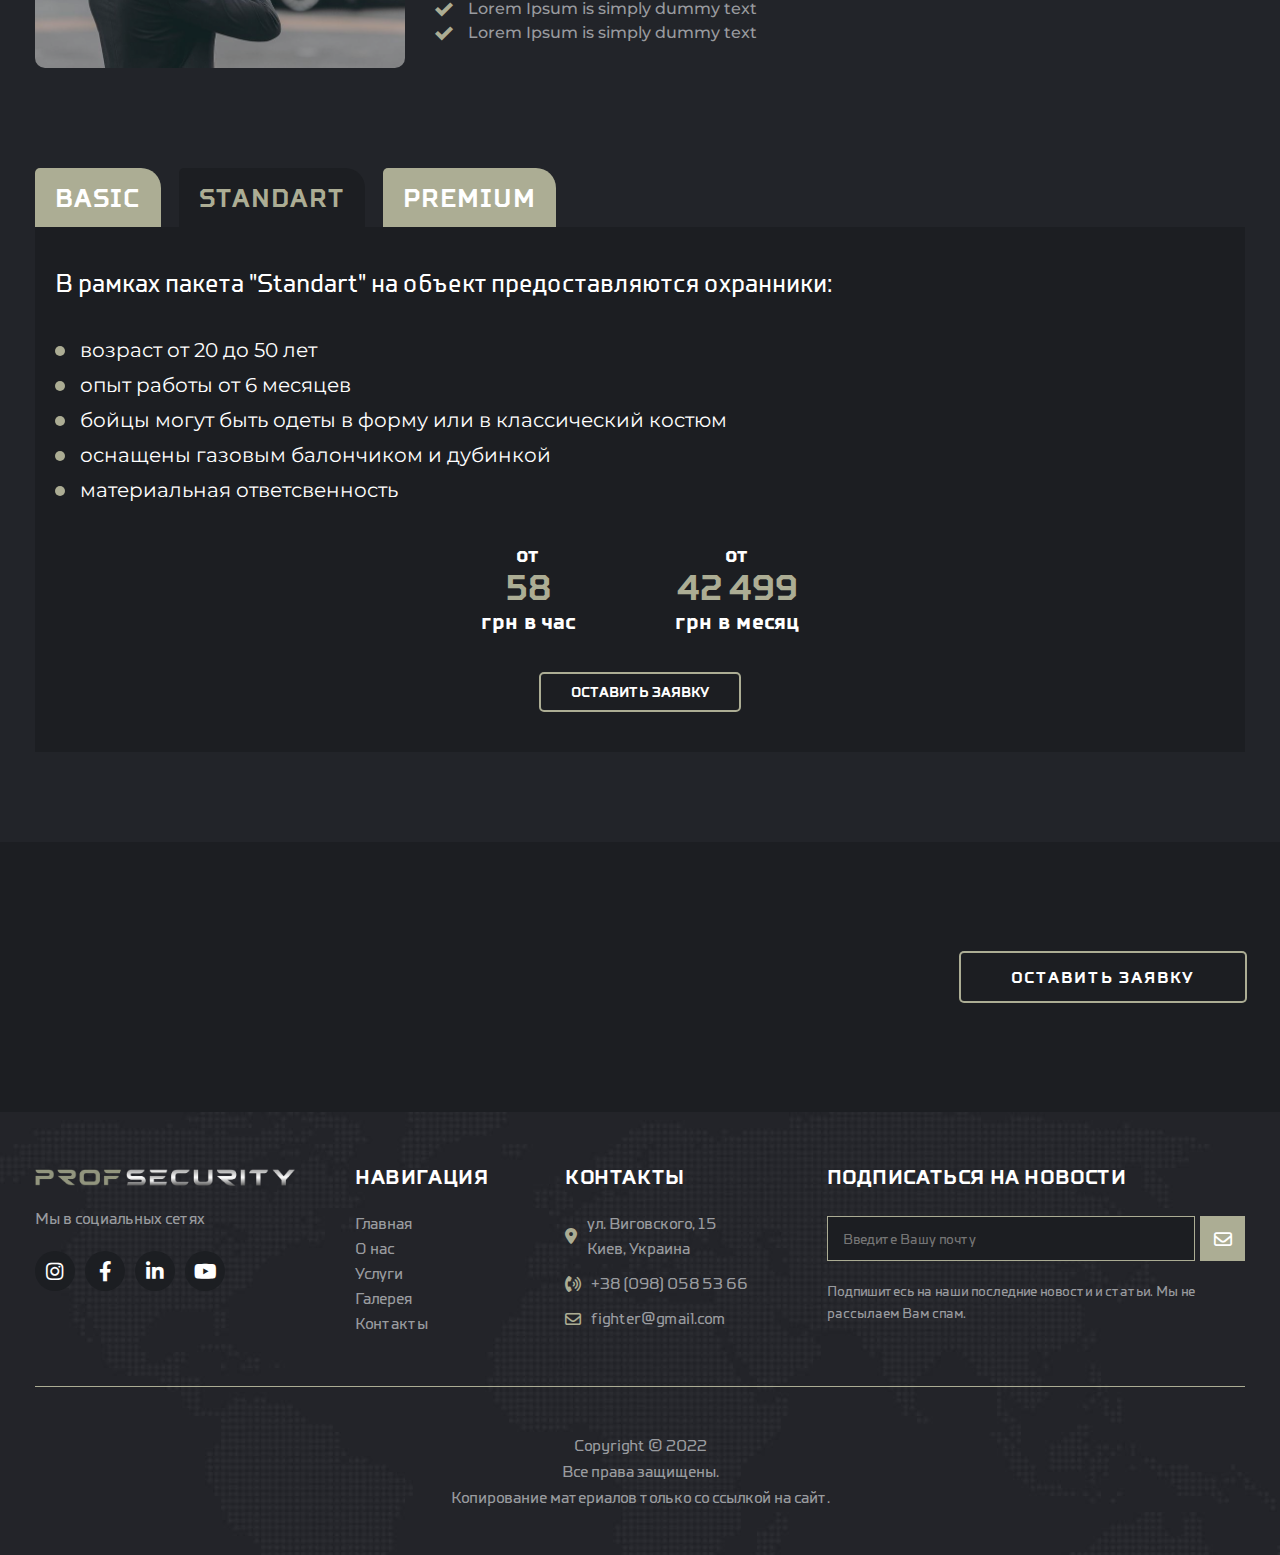
<file: private-security.html>
<!DOCTYPE html>
<html lang="ru">

<head>
	<title>Личная охрана</title>
	<meta charset="UTF-8">
	<meta name="format-detection" content="telephone=no">
	<!-- <style>body{opacity: 0;}</style> -->
	<link rel="stylesheet" href="css/style.min.css?_v=20220419103121">
	<link rel="shortcut icon" href="favicon.ico">
	<!-- <link href="https://unpkg.com/aos@2.3.1/dist/aos.css?_v=20220419103121" rel="stylesheet"> -->
	<!-- <meta name="robots" content="noindex, nofollow"> -->
	<meta name="viewport" content="width=device-width, initial-scale=1.0">
</head>

<body>
	<div class="wrapper">
		<header class="header">
			<div class="header__wrapper">
				<div class="header__container">
					<a href="index.html" class="header__logo">
						<img src="img/logo.png" alt="Logo">
					</a>
					<div class="header__menu menu">
						<nav class="menu__body">
							<ul data-spollers="767.98,max" class="menu__list">
								<li class="menu__item"><a href="index.html" class="menu__link">Главная</a></li>
								<li class="menu__item"><a href="about.html" class="menu__link">О нас</a></li>
								<li class="menu__item">
									<a href="services.html" class="menu__link">Услуги</a>
									<button data-spoller type="button" class="menu__arrow _icon-arrow"></button>
									<ul class="menu__sub-list">
										<li class="menu__sub-item">
											<a href="private-security.html" class="menu__sub-link">Личная охрана</a>
										</li>
										<li class="menu__sub-item">
											<a href="private-security.html" class="menu__sub-link">Охрана жилых
												комплексов</a>
										</li>
										<li class="menu__sub-item">
											<a href="private-security.html" class="menu__sub-link">Аренда бронированых авто</a>
										</li>
										<li class="menu__sub-item">
											<a href="private-security.html" class="menu__sub-link">Антирейдерские мероприятия</a>
										</li>
										<li class="menu__sub-item">
											<a href="private-security.html" class="menu__sub-link">Проверка помещений и авто на
												жучки</a>
										</li>
										<li class="menu__sub-item">
											<a href="private-security.html" class="menu__sub-link">Сопровождение сделок и перевозка
												ценного груза</a>
										</li>
										<li class="menu__sub-item">
											<a href="private-security.html" class="menu__sub-link">Проверка персонала на
												полиграфе</a>
										</li>
										<li class="menu__sub-item">
											<a href="private-security.html" class="menu__sub-link">Технические услуги</a>
										</li>
										<li class="menu__sub-item">
											<a href="private-security.html" class="menu__sub-link">Юридические услуги</a>
										</li>
										<li class="menu__sub-item">
											<a href="private-security.html" class="menu__sub-link">Детективная деятельность</a>
										</li>
									</ul>
								</li>
								<li class="menu__item"><a href="#" class="menu__link">Галерея</a></li>
								<li class="menu__item"><a href="contacts.html" class="menu__link">Контакты</a></li>
							</ul>
						</nav>
					</div>
					<div class="header__lang lang">
						<nav class="lang__body">
							<ul class="lang__list">
								<li class="lang__item">
									<button type="button" class="lang__link">Рус</button>
									<button type="button" class="menu__arrow _icon-arrow"></button>
									<ul class="lang__sub-list">
										<li class="lang__sub-item">
											<a href="#" class="lang__sub-link">Українська</a>
										</li>
										<li class="lang__sub-item">
											<a href="#" class="lang__sub-link">English</a>
										</li>
									</ul>
								</li>
							</ul>
						</nav>
					</div>
					<button type="button" class="icon-menu">
						<span></span>
						<span></span>
						<span></span>
					</button>
				</div>
			</div>
		</header>
		<main class="page">
			<section class="banner">
				<div class="banner__img-ibg">
					<img src="img/main-slider/03.jpg" alt="">
				</div>
				<h1 class="banner__title title-page _anim-items">Личная охрана</h1>
				<div class="banner__nav page-nav">
					<ul class="page-nav__list _anim-items">
						<li class="page-nav__item">
							<a href="index.html" class="page-nav__link">Главная</a>
							<a href="services.html" class="page-nav__link">Услуги</a>
						</li>
						<li class="page-nav__item">
							<span class="page-nav__active">Личная охрана</span>
						</li>
					</ul>
				</div>
			</section>
			<section class="for-services-info">
				<div class="for-services-info__container">
					<div class="for-services-info__body">
						<div class="for-services-info__content content-for-services-info">
							<div class="content-for-services-info__body">
								<div class="content-for-services-info__image">
									<img src="img/main-slider/04.jpg" alt="">
								</div>
								<div class="content-for-services-info__text-content">
									<h3 class="content-for-services-info__title">
										Lorem ipsum dolor
									</h3>
									<div class="content-for-services-info__text text-block">
										Need something changed or is there something not quite working the way you envisaged? Is
										your
										van a little old and tired and need refreshing? Lorem Ipsum is simply dummy text of the
										printing and typesetting industry. Lorem Ipsum has been the industry's standard dummy text
										ever since the 1500s, when an unknown printer took a galley of type and scrambled it to
										make
										a type specimen book. It has survived not only five centuries, but also the leap into
										electronic typesetting, remaining essentially unchanged.
									</div>
								</div>
								<div class="content-for-services-info__sub-body">
									<div class="content-for-services-info__sub-image">
										<img src="img/main-slider/04.jpg" alt="">
									</div>
									<div class="content-for-services-info__sub-block">
										<h4 class="content-for-services-info__sub-title">Lorem ipsum dolor</h4>
										<div class="content-for-services-info__sub-text text-block">
											Lorem Ipsum is simply dummy text of the printing and typesetting industry.
										</div>
										<ul class="content-for-services-info__sub-list text-block">
											<li class="content-for-services-info__sub-item _icon-done">Lorem Ipsum is simply dummy
												text
											</li>
											<li class="content-for-services-info__sub-item _icon-done">Lorem Ipsum is simply dummy
												text
											</li>
											<li class="content-for-services-info__sub-item _icon-done">Lorem Ipsum is simply dummy
												text
											</li>
											<li class="content-for-services-info__sub-item _icon-done">Lorem Ipsum is simply dummy
												text
											</li>
										</ul>
									</div>
								</div>
							</div>
						</div>
						<div data-da=".for-services-package,991.98" class="sidebar">
							<aside class="sidebar__block">
								<div data-da=".call-widget,991.98" class="sidebar__widget-services widget-services">
									<div class="widget-services__body">
										<div class="widget-services__title">
											<h4>Все услуги</h4>
										</div>
										<ul class="widget-services__list">
											<li class="widget-services__item  _active-link">
												<a href="#" class="widget-services__link _icon-arrow">
													Личная охрана
												</a>
											</li>
											<li class="widget-services__item">
												<a href="#" class="widget-services__link _icon-arrow">
													Охрана жилых комплексов
												</a>
											</li>
											<li class="widget-services__item">
												<a href="#" class="widget-services__link _icon-arrow">
													Аренда бронированых авто
												</a>
											</li>
											<li class="widget-services__item">
												<a href="#" class="widget-services__link _icon-arrow">
													Антирейдерские мероприятия
												</a>
											</li>
											<li class="widget-services__item">
												<a href="#" class="widget-services__link _icon-arrow">
													Проверка на жучки
												</a>
											</li>
											<li class="widget-services__item">
												<a href="#" class="widget-services__link _icon-arrow">
													Сопровождение и перевозка груза
												</a>
											</li>
											<li class="widget-services__item">
												<a href="#" class="widget-services__link _icon-arrow">
													Проверка персонала на полиграфе
												</a>
											</li>
											<li class="widget-services__item">
												<a href="#" class="widget-services__link _icon-arrow">
													Технические услуги
												</a>
											</li>
											<li class="widget-services__item">
												<a href="#" class="widget-services__link _icon-arrow">
													Юридические услуги
												</a>
											</li>
											<li class="widget-services__item">
												<a href="#" class="widget-services__link _icon-arrow">
													Детективная деятельность
												</a>
											</li>
										</ul>
									</div>
								</div>
								<div class="sidebar__widget-call call-widget">
									<div class="call-widget__body">
										<div class="call-widget__title">
											<h4>Свяжитесь с нами</h4>
										</div>
										<div class="call-widget__text text-block">
											Предпочитаете общение с человеком, а не заполнение формы ? <br>
											Позвоните члену команды и он Вам поможет.
										</div>
										<div class="call-widget__phone _icon-phone">
											<a href="tel:0980686366">+38 (098) 058 53 66</a>
										</div>
									</div>
								</div>
							</aside>
						</div>
					</div>
				</div>
			</section>
			<section class="for-services-package">
				<div class="for-services-package__container">
					<div data-tabs data-tabs-animate class="for-services-package__tabs tabs-for-services-package">
						<nav data-tabs-titles class="tabs-for-services-package__navigation">
							<button type="submit" class="tabs-for-services-package__title">Basic</button>
							<button type="submit" class="tabs-for-services-package__title _tab-active">Standart</button>
							<button type="submit" class="tabs-for-services-package__title">Premium</button>
						</nav>
						<div data-tabs-body class="tabs-for-services-package__content content-tabs-package">
							<div class="content-tabs-package__body">
								<div class="content-tabs-package__text">
									В рамках пакета "Basic" на объект предоставляются охранники:
								</div>
								<ul class="content-tabs-package__list">
									<li class="content-tabs-package__item">
										возраст от 18 до 60 лет
									</li>
									<li class="content-tabs-package__item">
										опыт работы до 3 месяцев
									</li>
									<li class="content-tabs-package__item">
										бойцы одеты в форму
									</li>
								</ul>
								<div class="content-tabs-package__price">
									<div class="content-tabs-package__price-hour">
										<span>от</span>
										<span>48</span>
										<span>грн в час</span>
									</div>
									<div class="content-tabs-package__price-month">
										<span>от</span>
										<span>35 100</span>
										<span>грн в месяц</span>
									</div>
								</div>
								<button class="content-tabs-package__button button-3">Оставить заявку</button>
							</div>
							<div class="content-tabs-package__body">
								<div class="content-tabs-package__text">
									В рамках пакета "Standart" на объект предоставляются охранники:
								</div>
								<ul class="content-tabs-package__list">
									<li class="content-tabs-package__item">
										возраст от 20 до 50 лет
									</li>
									<li class="content-tabs-package__item">
										опыт работы от 6 месяцев
									</li>
									<li class="content-tabs-package__item">
										бойцы могут быть одеты в форму или в классический костюм
									</li>
									<li class="content-tabs-package__item">
										оснащены газовым балончиком и дубинкой
									</li>
									<li class="content-tabs-package__item">
										материальная ответсвенность
									</li>
								</ul>
								<div class="content-tabs-package__price">
									<div class="content-tabs-package__price-hour">
										<span>от</span>
										<span>58</span>
										<span>грн в час</span>
									</div>
									<div class="content-tabs-package__price-month">
										<span>от</span>
										<span>42 499</span>
										<span>грн в месяц</span>
									</div>
								</div>
								<button class="content-tabs-package__button button-3">Оставить заявку</button>
							</div>
							<div class="content-tabs-package__body">
								<div class="content-tabs-package__text">
									В рамках пакета "Premium" на объект предоставляются охранники:
								</div>
								<ul class="content-tabs-package__list">
									<li class="content-tabs-package__item">
										возраст от 20 до 45 лет
									</li>
									<li class="content-tabs-package__item">
										опыт работы от 1 года
									</li>
									<li class="content-tabs-package__item">
										бойцы могут быть одеты в форму или в классический костюм
									</li>
									<li class="content-tabs-package__item">
										оснащены газовым балончиком, дубинкой и оружием
									</li>
									<li class="content-tabs-package__item">
										материальная ответсвенность
									</li>
									<li class="content-tabs-package__item">
										предоставляем усиление за 10 минут
									</li>
								</ul>
								<div class="content-tabs-package__price">
									<div class="content-tabs-package__price-hour">
										<span>от</span>
										<span>68</span>
										<span>грн в час</span>
									</div>
									<div class="content-tabs-package__price-month">
										<span>от</span>
										<span>49 799</span>
										<span>грн в месяц</span>
									</div>
								</div>
								<button class="content-tabs-package__button button-3">Оставить заявку</button>
							</div>
						</div>
					</div>
				</div>
			</section>
			<section class="order-block">
				<div class="order-block__container">
					<div class="order-block__body">
						<h2 class="order-block__title title-block _anim-items">
							Оставьте заявку <br> и мы с Вами свяжемся<span>!</span>
						</h2>
						<button data-popup="#order" type="button" class="order-block__button button-2">
							<span>Оставить заявку</span>
						</button>
					</div>
				</div>
			</section>
		</main>
		<footer class="footer">
			<div class="footer__container">
				<div class="footer__body">
					<div class="footer__main">
						<a href="index.html" class="footer__logo">
							<img src="img/footer-logo.png" alt="Logo">
						</a>
						<div class="footer__text">Мы в социальных сетях</div>
						<ul class="footer__social social-footer">
							<li class="social-footer__item">
								<a href="#" class="social-footer__link"><span class="_icon-instagram"></span></a>
							</li>
							<li class="social-footer__item">
								<a href="#" class="social-footer__link"><span class="_icon-facebook"></span></a>
							</li>
							<li class="social-footer__item">
								<a href="#" class="social-footer__link"><span class="_icon-linkedin"></span></a>
							</li>
							<li class="social-footer__item">
								<a href="#" class="social-footer__link"><span class="_icon-youtube"></span></a>
							</li>
						</ul>
					</div>
					<div class="footer__menu menu-footer">
						<h3 class="menu-footer__title _footer-title">Навигация</h2>
							<ul class="menu-footer__list">
								<li class="menu-footer__item">
									<a href="#" class="menu-footer__link">Главная</a>
								</li>
								<li class="menu-footer__item">
									<a href="#" class="menu-footer__link">О нас</a>
								</li>
								<li class="menu-footer__item">
									<a href="#" class="menu-footer__link">Услуги</a>
								</li>
								<li class="menu-footer__item">
									<a href="#" class="menu-footer__link">Галерея</a>
								</li>
								<li class="menu-footer__item">
									<a href="#" class="menu-footer__link">Контакты</a>
								</li>
							</ul>
					</div>
					<div class="footer__contacts contacts-footer">
						<h3 class="contacts-footer__title _footer-title">Контакты</h2>
							<div class="contacts-footer__item _icon-location">
								ул. Виговского, 15 <br> Киев, Украина
							</div>
							<a href="tel:+380980585366" class="contacts-footer__item _icon-phone-volume"><span>+38 (098) 058 53
									66</span></a>
							<a href="mailto:fighter@gmail.com" class="contacts-footer__item _icon-mail"><span>fighter@gmail.com</span></a>
					</div>
					<div class="footer__subscribe subscribe-footer">
						<h3 class="subscribe-footer__title _footer-title">Подписаться на новости</h2>
							<form action="#" class="subscribe-footer__form">
								<input autocomplete="off" type="text" name="form[]" data-required="email" data-validate data-error="Ошибка" placeholder="Введите Вашу почту" class="subscribe-footer__input">
								<button type="submit" class="subscribe-footer__button _icon-mail"></button>
							</form>
							<div class="subscribe-footer__text">
								Подпишитесь на наши последние новости и статьи. Мы не рассылаем Вам спам.
							</div>
					</div>
				</div>
				<div class="footer__copyright">
					<p>Copyright © 2022</p>
					<p>Все права защищены.</p>
					<p>Копирование материалов только со ссылкой на сайт.</p>
				</div>
			</div>
		</footer>
	</div>
	<div id="order" aria-hidden="true" class="popup">
		<div class="popup__wrapper">
			<div class="popup__content">
				<button data-close type="button" class="popup__close">Закрыть</button>
				<div class="popup__text">
					Тут будет форма
				</div>
			</div>
		</div>
	</div>
	<script src="js/app.min.js?_v=20220419103121"></script>
</body>

</html>
</file>
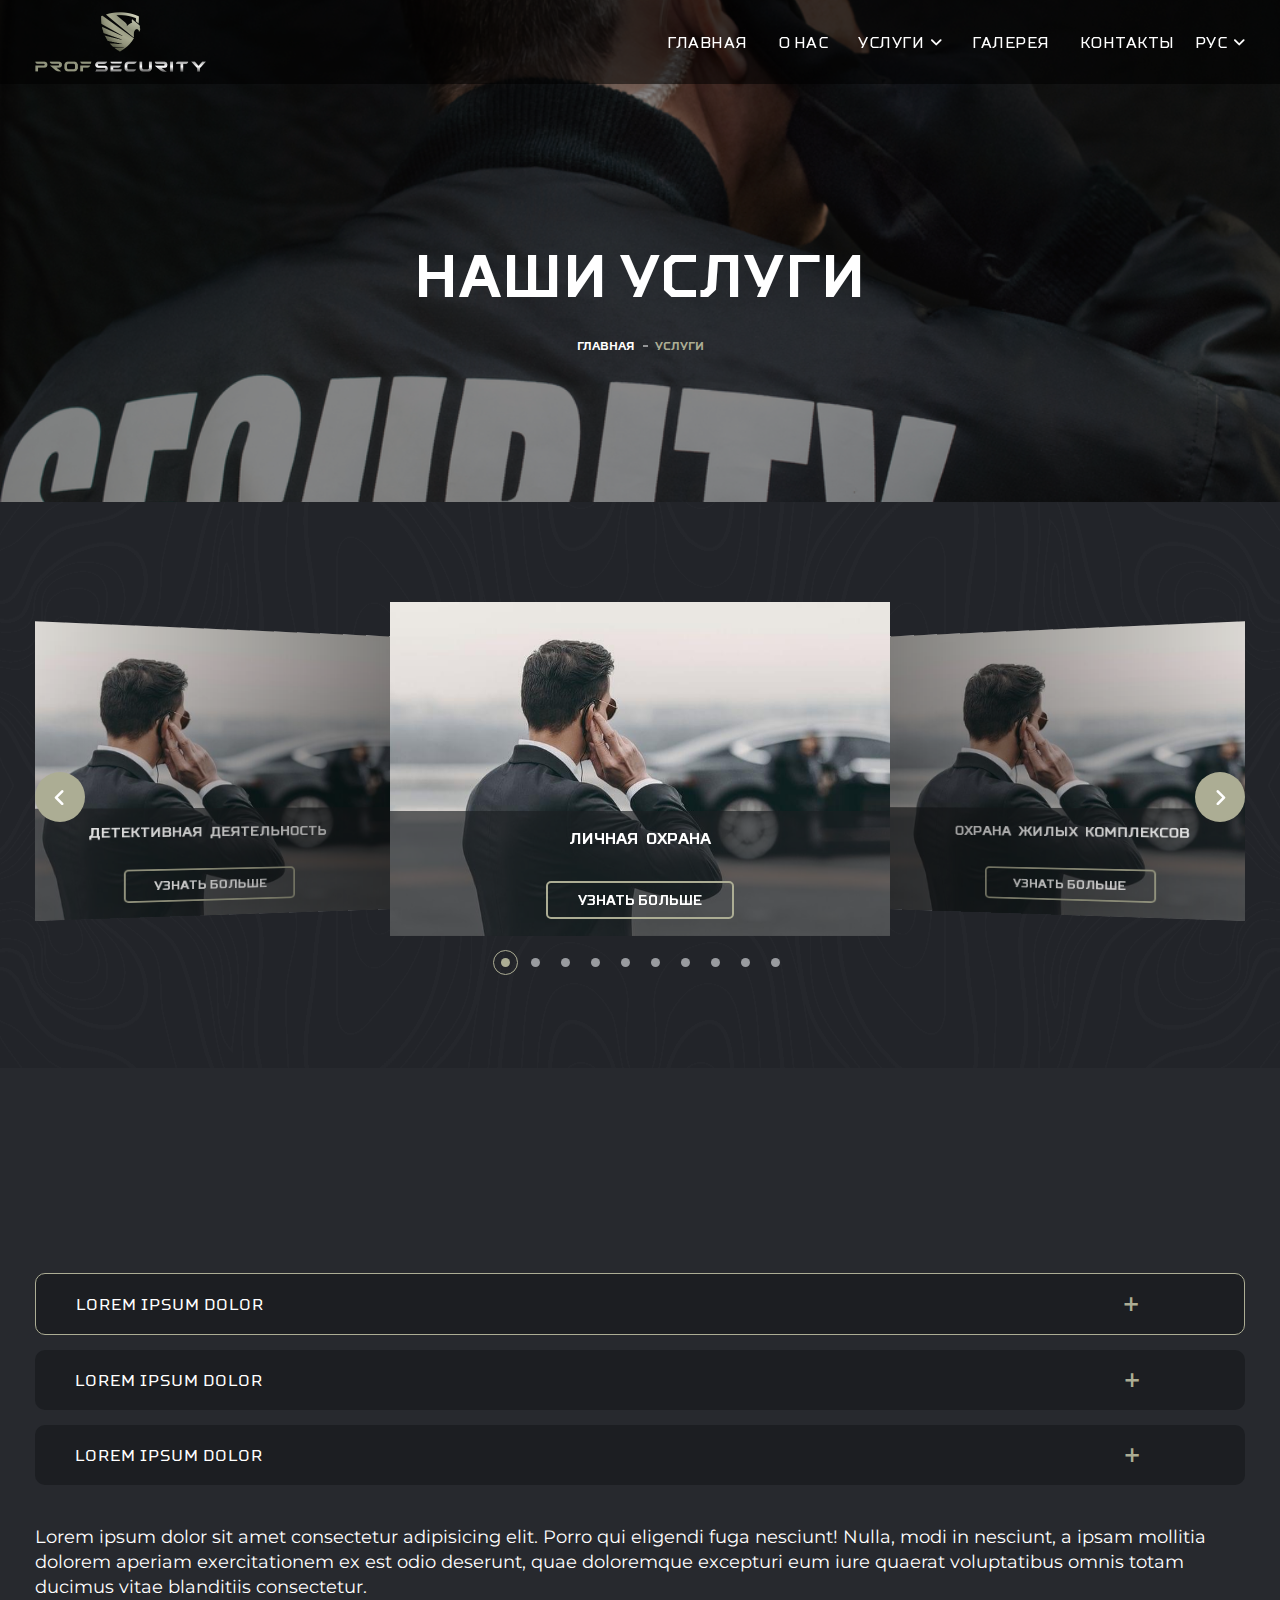
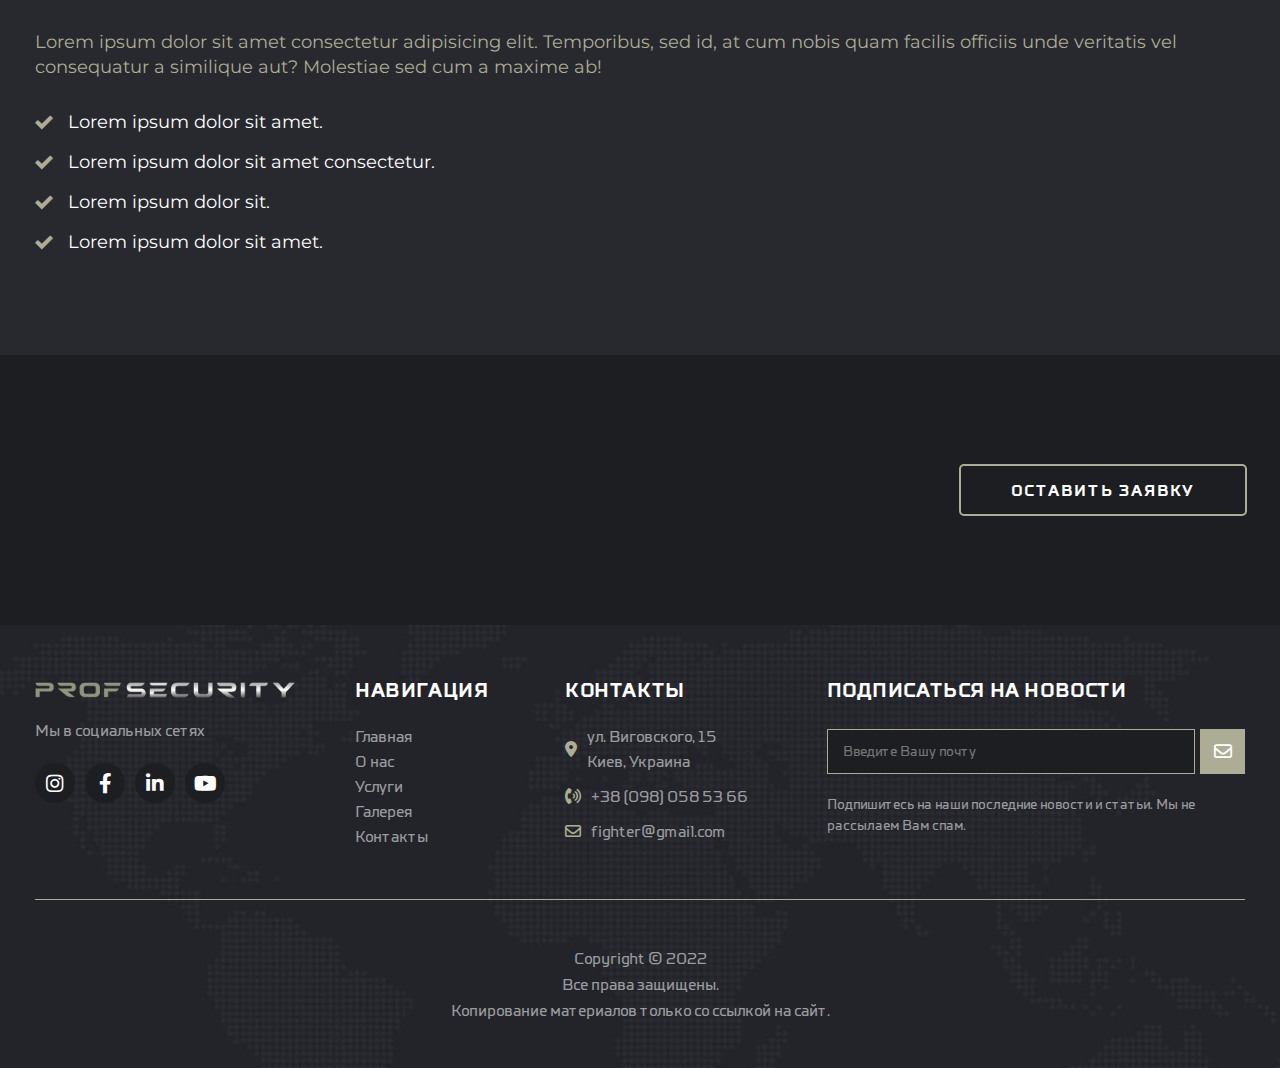
<file: services.html>
<!DOCTYPE html>
<html lang="ru">

<head>
	<title>Услуги</title>
	<meta charset="UTF-8">
	<meta name="format-detection" content="telephone=no">
	<!-- <style>body{opacity: 0;}</style> -->
	<link rel="stylesheet" href="css/style.min.css?_v=20220419103121">
	<link rel="shortcut icon" href="favicon.ico">
	<!-- <link href="https://unpkg.com/aos@2.3.1/dist/aos.css?_v=20220419103121" rel="stylesheet"> -->
	<!-- <meta name="robots" content="noindex, nofollow"> -->
	<meta name="viewport" content="width=device-width, initial-scale=1.0">
</head>

<body>
	<div class="wrapper">
		<header class="header">
			<div class="header__wrapper">
				<div class="header__container">
					<a href="index.html" class="header__logo">
						<img src="img/logo.png" alt="Logo">
					</a>
					<div class="header__menu menu">
						<nav class="menu__body">
							<ul data-spollers="767.98,max" class="menu__list">
								<li class="menu__item"><a href="index.html" class="menu__link">Главная</a></li>
								<li class="menu__item"><a href="about.html" class="menu__link">О нас</a></li>
								<li class="menu__item">
									<a href="services.html" class="menu__link">Услуги</a>
									<button data-spoller type="button" class="menu__arrow _icon-arrow"></button>
									<ul class="menu__sub-list">
										<li class="menu__sub-item">
											<a href="private-security.html" class="menu__sub-link">Личная охрана</a>
										</li>
										<li class="menu__sub-item">
											<a href="private-security.html" class="menu__sub-link">Охрана жилых
												комплексов</a>
										</li>
										<li class="menu__sub-item">
											<a href="private-security.html" class="menu__sub-link">Аренда бронированых авто</a>
										</li>
										<li class="menu__sub-item">
											<a href="private-security.html" class="menu__sub-link">Антирейдерские мероприятия</a>
										</li>
										<li class="menu__sub-item">
											<a href="private-security.html" class="menu__sub-link">Проверка помещений и авто на
												жучки</a>
										</li>
										<li class="menu__sub-item">
											<a href="private-security.html" class="menu__sub-link">Сопровождение сделок и перевозка
												ценного груза</a>
										</li>
										<li class="menu__sub-item">
											<a href="private-security.html" class="menu__sub-link">Проверка персонала на
												полиграфе</a>
										</li>
										<li class="menu__sub-item">
											<a href="private-security.html" class="menu__sub-link">Технические услуги</a>
										</li>
										<li class="menu__sub-item">
											<a href="private-security.html" class="menu__sub-link">Юридические услуги</a>
										</li>
										<li class="menu__sub-item">
											<a href="private-security.html" class="menu__sub-link">Детективная деятельность</a>
										</li>
									</ul>
								</li>
								<li class="menu__item"><a href="#" class="menu__link">Галерея</a></li>
								<li class="menu__item"><a href="contacts.html" class="menu__link">Контакты</a></li>
							</ul>
						</nav>
					</div>
					<div class="header__lang lang">
						<nav class="lang__body">
							<ul class="lang__list">
								<li class="lang__item">
									<button type="button" class="lang__link">Рус</button>
									<button type="button" class="menu__arrow _icon-arrow"></button>
									<ul class="lang__sub-list">
										<li class="lang__sub-item">
											<a href="#" class="lang__sub-link">Українська</a>
										</li>
										<li class="lang__sub-item">
											<a href="#" class="lang__sub-link">English</a>
										</li>
									</ul>
								</li>
							</ul>
						</nav>
					</div>
					<button type="button" class="icon-menu">
						<span></span>
						<span></span>
						<span></span>
					</button>
				</div>
			</div>
		</header>
		<main class="page">
			<section class="banner">
				<div class="banner__img-ibg">
					<img src="img/main-slider/03.jpg" alt="">
				</div>
				<h1 class="banner__title title-page _anim-items">Наши услуги</h1>
				<div class="banner__nav page-nav">
					<ul class="page-nav__list  _anim-items">
						<li class="page-nav__item">
							<a href="index.html" class="page-nav__link">Главная</a>
						</li>
						<li class="page-nav__item">
							<span class="page-nav__active">Услуги</span>
						</li>
					</ul>
				</div>
			</section>
			<section class="services-catalog">
				<div class="services-catalog__container">
					<div class="services-catalog__body">
						<div class="services-catalog__slider">
							<div class="services-catalog__swiper">
								<div class="services-catalog__slide slide-services-catalog">
									<div class="slide-services-catalog__img">
										<img src="img/main-slider/04.jpg" alt="">
									</div>
									<div class="slide-services-catalog__content">
										<div class="slide-services-catalog__label label-slider">
											<h3 class="label-slider__title">Личная охрана</h3>
										</div>
										<a href="private-security.html" class="label-slider__button button-3">Узнать больше</a>
									</div>
								</div>
								<div class="services-catalog__slide slide-services-catalog">
									<div class="slide-services-catalog__img">
										<img src="img/main-slider/04.jpg" alt="">
									</div>
									<div class="slide-services-catalog__content">
										<div class="slide-services-catalog__label label-slider">
											<h3 class="label-slider__title">Охрана жилых комплексов</h3>
										</div>
										<a href="private-security.html" class="label-slider__button button-3">Узнать
											больше</a>
									</div>
								</div>
								<div class="services-catalog__slide slide-services-catalog">
									<div class="slide-services-catalog__img">
										<img src="img/main-slider/03.jpg" alt="">
									</div>
									<div class="slide-services-catalog__content">
										<div class="slide-services-catalog__label label-slider">
											<h3 class="label-slider__title">Аренда бронированых авто</h3>
										</div>
										<a href="private-security.html" class="label-slider__button button-3">Узнать больше</a>
									</div>
								</div>
								<div class="services-catalog__slide slide-services-catalog">
									<div class="slide-services-catalog__img">
										<img src="img/main-slider/04.jpg" alt="">
									</div>
									<div class="slide-services-catalog__content">
										<div class="slide-services-catalog__label label-slider">
											<h3 class="label-slider__title">Антирейдерские мероприятия</h3>
										</div>
										<a href="private-security.html" class="label-slider__button button-3">Узнать больше</a>
									</div>
								</div>
								<div class="services-catalog__slide slide-services-catalog">
									<div class="slide-services-catalog__img">
										<img src="img/main-slider/03.jpg" alt="">
									</div>
									<div class="slide-services-catalog__content">
										<div class="slide-services-catalog__label label-slider">
											<h3 class="label-slider__title">Проверка помещений и авто на жучки</h3>
										</div>
										<a href="private-security.html" class="label-slider__button button-3">Узнать больше</a>
									</div>
								</div>
								<div class="services-catalog__slide slide-services-catalog">
									<div class="slide-services-catalog__img">
										<img src="img/main-slider/04.jpg" alt="">
									</div>
									<div class="slide-services-catalog__content">
										<div class="slide-services-catalog__label label-slider">
											<h3 class="label-slider__title">Сопровождение сделок и перевозка ценного груза</h3>
										</div>
										<a href="private-security.html" class="label-slider__button button-3">Узнать больше</a>
									</div>
								</div>
								<div class="services-catalog__slide slide-services-catalog">
									<div class="slide-services-catalog__img">
										<img src="img/main-slider/03.jpg" alt="">
									</div>
									<div class="slide-services-catalog__content">
										<div class="slide-services-catalog__label label-slider">
											<h3 class="label-slider__title">Проверка персонала на полиграфе</h3>
										</div>
										<a href="private-security.html" class="label-slider__button button-3">Узнать больше</a>
									</div>
								</div>
								<div class="services-catalog__slide slide-services-catalog">
									<div class="slide-services-catalog__img">
										<img src="img/main-slider/04.jpg" alt="">
									</div>
									<div class="slide-services-catalog__content">
										<div class="slide-services-catalog__label label-slider">
											<h3 class="label-slider__title">Технические услуги</h3>
										</div>
										<a href="private-security.html" class="label-slider__button button-3">Узнать больше</a>
									</div>
								</div>
								<div class="services-catalog__slide slide-services-catalog">
									<div class="slide-services-catalog__img">
										<img src="img/main-slider/04.jpg" alt="">
									</div>
									<div class="slide-services-catalog__content">
										<div class="slide-services-catalog__label label-slider">
											<h3 class="label-slider__title">Юридические услуги</h3>
										</div>
										<a href="private-security.html" class="label-slider__button button-3">Узнать больше</a>
									</div>
								</div>
								<div class="services-catalog__slide slide-services-catalog">
									<div class="slide-services-catalog__img">
										<img src="img/main-slider/04.jpg" alt="">
									</div>
									<div class="slide-services-catalog__content">
										<div class="slide-services-catalog__label label-slider">
											<h3 class="label-slider__title">Детективная деятельность</h3>
										</div>
										<a href="private-security.html" class="label-slider__button button-3">Узнать больше</a>
									</div>
								</div>
							</div>
							<div class="services-catalog__arrows catalog-arrows">
								<button class="catalog-arrow catalog-arrow_prev _icon-arrow"></button>
								<button class="catalog-arrow catalog-arrow_next _icon-arrow"></button>
							</div>
							<div class="services-catalog__dotts"></div>
						</div>
					</div>
				</div>
			</section>
			<section class="services-info">
				<div class="services-info__container">
					<div class="services-info__body">
						<h2 class="services-info__title title-block _anim-items">
							Выбирая нас<span>,</span> вы получаете<span>:</span>
						</h2>
					</div>
					<div data-tabs data-tabs-animate class="services-info__tabs tabs-services-info">
						<nav data-tabs-titles class="tabs-services-info__navigation">
							<button type="submit" class="tabs-services-info__title _tab-active">Lorem ipsum dolor</button>
							<button type="submit" class="tabs-services-info__title">Lorem ipsum dolor</button>
							<button type="submit" class="tabs-services-info__title">Lorem ipsum dolor</button>
						</nav>
						<div data-tabs-body class="tabs-services-info__content">
							<div class="tabs-services-info__body body-tabs-info">
								<div class="body-tabs-info__text">
									Lorem ipsum dolor sit amet consectetur adipisicing elit. Porro qui eligendi fuga nesciunt!
									Nulla, modi in nesciunt, a ipsam mollitia dolorem aperiam exercitationem ex est odio
									deserunt, quae doloremque excepturi eum iure quaerat voluptatibus omnis totam ducimus vitae
									blanditiis consectetur.
								</div>
								<div class="body-tabs-info__text-2">
									Lorem ipsum dolor sit amet consectetur adipisicing elit. Temporibus, sed id, at cum nobis
									quam facilis officiis unde veritatis vel consequatur a similique aut? Molestiae sed cum a
									maxime ab!
								</div>
								<ul class="body-tabs-info__item">
									<li class="body-tabs-info__list _icon-done">
										Lorem ipsum dolor sit amet.
									</li>
									<li class="body-tabs-info__list _icon-done">
										Lorem ipsum dolor sit amet consectetur.
									</li>
									<li class="body-tabs-info__list _icon-done">
										Lorem ipsum dolor sit.
									</li>
									<li class="body-tabs-info__list _icon-done">
										Lorem ipsum dolor sit amet.
									</li>
								</ul>
							</div>
							<div class="tabs-services-info__body body-tabs-info">
								<div class="body-tabs-info__text">
									Lorem ipsum dolor sit amet consectetur adipisicing elit. Porro qui eligendi fuga nesciunt!
									Nulla, modi in nesciunt, a ipsam mollitia dolorem aperiam exercitationem ex est odio
									deserunt, quae doloremque excepturi eum iure quaerat voluptatibus omnis totam ducimus vitae
									blanditiis consectetur.
								</div>
								<div class="body-tabs-info__text-2">
									Lorem ipsum dolor sit amet consectetur adipisicing elit. Temporibus, sed id, at cum nobis
									quam facilis officiis unde veritatis vel consequatur a similique aut? Molestiae sed cum a
									maxime ab!
								</div>
								<ul class="body-tabs-info__item">
									<li class="body-tabs-info__list _icon-done">
										Lorem ipsum dolor sit amet.
									</li>
									<li class="body-tabs-info__list _icon-done">
										Lorem ipsum dolor sit amet consectetur.
									</li>
									<li class="body-tabs-info__list _icon-done">
										Lorem ipsum dolor sit.
									</li>
									<li class="body-tabs-info__list _icon-done">
										Lorem ipsum dolor sit amet.
									</li>
								</ul>
							</div>
							<div class="tabs-services-info__body body-tabs-info">
								<div class="body-tabs-info__text">
									Lorem ipsum dolor sit amet consectetur adipisicing elit. Porro qui eligendi fuga nesciunt!
									Nulla, modi in nesciunt, a ipsam mollitia dolorem aperiam exercitationem ex est odio
									deserunt, quae doloremque excepturi eum iure quaerat voluptatibus omnis totam ducimus vitae
									blanditiis consectetur.
								</div>
								<div class="body-tabs-info__text-2">
									Lorem ipsum dolor sit amet consectetur adipisicing elit. Temporibus, sed id, at cum nobis
									quam facilis officiis unde veritatis vel consequatur a similique aut? Molestiae sed cum a
									maxime ab!
								</div>
								<ul class="body-tabs-info__item">
									<li class="body-tabs-info__list _icon-done">
										Lorem ipsum dolor sit amet.
									</li>
									<li class="body-tabs-info__list _icon-done">
										Lorem ipsum dolor sit amet consectetur.
									</li>
									<li class="body-tabs-info__list _icon-done">
										Lorem ipsum dolor sit.
									</li>
									<li class="body-tabs-info__list _icon-done">
										Lorem ipsum dolor sit amet.
									</li>
								</ul>
							</div>
						</div>
					</div>
				</div>
			</section>
			<section class="order-block">
				<div class="order-block__container">
					<div class="order-block__body">
						<h2 class="order-block__title title-block _anim-items">
							Оставьте заявку <br> и мы с Вами свяжемся<span>!</span>
						</h2>
						<button data-popup="#order" type="button" class="order-block__button button-2">
							<span>Оставить заявку</span>
						</button>
					</div>
				</div>
			</section>
		</main>
		<footer class="footer">
			<div class="footer__container">
				<div class="footer__body">
					<div class="footer__main">
						<a href="index.html" class="footer__logo">
							<img src="img/footer-logo.png" alt="Logo">
						</a>
						<div class="footer__text">Мы в социальных сетях</div>
						<ul class="footer__social social-footer">
							<li class="social-footer__item">
								<a href="#" class="social-footer__link"><span class="_icon-instagram"></span></a>
							</li>
							<li class="social-footer__item">
								<a href="#" class="social-footer__link"><span class="_icon-facebook"></span></a>
							</li>
							<li class="social-footer__item">
								<a href="#" class="social-footer__link"><span class="_icon-linkedin"></span></a>
							</li>
							<li class="social-footer__item">
								<a href="#" class="social-footer__link"><span class="_icon-youtube"></span></a>
							</li>
						</ul>
					</div>
					<div class="footer__menu menu-footer">
						<h3 class="menu-footer__title _footer-title">Навигация</h2>
							<ul class="menu-footer__list">
								<li class="menu-footer__item">
									<a href="#" class="menu-footer__link">Главная</a>
								</li>
								<li class="menu-footer__item">
									<a href="#" class="menu-footer__link">О нас</a>
								</li>
								<li class="menu-footer__item">
									<a href="#" class="menu-footer__link">Услуги</a>
								</li>
								<li class="menu-footer__item">
									<a href="#" class="menu-footer__link">Галерея</a>
								</li>
								<li class="menu-footer__item">
									<a href="#" class="menu-footer__link">Контакты</a>
								</li>
							</ul>
					</div>
					<div class="footer__contacts contacts-footer">
						<h3 class="contacts-footer__title _footer-title">Контакты</h2>
							<div class="contacts-footer__item _icon-location">
								ул. Виговского, 15 <br> Киев, Украина
							</div>
							<a href="tel:+380980585366" class="contacts-footer__item _icon-phone-volume"><span>+38 (098) 058 53
									66</span></a>
							<a href="mailto:fighter@gmail.com" class="contacts-footer__item _icon-mail"><span>fighter@gmail.com</span></a>
					</div>
					<div class="footer__subscribe subscribe-footer">
						<h3 class="subscribe-footer__title _footer-title">Подписаться на новости</h2>
							<form action="#" class="subscribe-footer__form">
								<input autocomplete="off" type="text" name="form[]" data-required="email" data-validate data-error="Ошибка" placeholder="Введите Вашу почту" class="subscribe-footer__input">
								<button type="submit" class="subscribe-footer__button _icon-mail"></button>
							</form>
							<div class="subscribe-footer__text">
								Подпишитесь на наши последние новости и статьи. Мы не рассылаем Вам спам.
							</div>
					</div>
				</div>
				<div class="footer__copyright">
					<p>Copyright © 2022</p>
					<p>Все права защищены.</p>
					<p>Копирование материалов только со ссылкой на сайт.</p>
				</div>
			</div>
		</footer>
	</div>
	<div id="order" aria-hidden="true" class="popup">
		<div class="popup__wrapper">
			<div class="popup__content">
				<button data-close type="button" class="popup__close">Закрыть</button>
				<div class="popup__text">
					Тут будет форма
				</div>
			</div>
		</div>
	</div>
	<script src="js/app.min.js?_v=20220419103121"></script>
</body>

</html>
</file>
<file: css/style.min.css>
@charset "UTF-8";@import url(https://fonts.googleapis.com/css?family=Montserrat:regular,500,500,600&display=swap);@font-face{font-family:TTSquaresCondensed;font-display:swap;src:url(../fonts/TTSquaresCondensed-Bold.woff2) format("woff2"),url(../fonts/TTSquaresCondensed-Bold.woff) format("woff");font-weight:700;font-style:normal}@font-face{font-family:TTSquaresCondensed;font-display:swap;src:url(../fonts/TTSquaresCondensed-Regular.woff2) format("woff2"),url(../fonts/TTSquaresCondensed-Regular.woff) format("woff");font-weight:400;font-style:normal}@font-face{font-family:icons;font-display:swap;src:url(../fonts/icons.woff2) format("woff2"),url(../fonts/icons.woff) format("woff");font-weight:400;font-style:normal}[class*=_icon-]:before{font-family:icons;font-style:normal;font-weight:400;font-variant:normal;text-transform:none;line-height:1;-webkit-font-smoothing:antialiased;-moz-osx-font-smoothing:grayscale}[class*=_icon-]:before{display:block}._icon-youtube:before{content:"\e910"}._icon-facebook:before{content:"\e911"}._icon-instagram:before{content:"\e912"}._icon-linkedin:before{content:"\e913"}._icon-arrow:before{content:"\e900"}._icon-building:before{content:"\e901"}._icon-car:before{content:"\e902"}._icon-arrow2:before{content:"\e903"}._icon-city:before{content:"\e904"}._icon-mail:before{content:"\e905"}._icon-location:before{content:"\e906"}._icon-phone-volume:before{content:"\e907"}._icon-phone:before{content:"\e908"}._icon-list:before{content:"\e909"}._icon-user-secret:before{content:"\e90a"}._icon-user-shield:before{content:"\e90b"}._icon-user-tie:before{content:"\e90c"}._icon-user:before{content:"\e90d"}._icon-users-gear:before{content:"\e90e"}._icon-users:before{content:"\e90f"}._icon-done:before{content:"\ea10"}*{padding:0;margin:0;border:0;-webkit-tap-highlight-color:transparent}*,:after,:before{-webkit-box-sizing:border-box;box-sizing:border-box}:active,:focus{outline:0}a:active,a:focus{outline:0}body,html{height:100%;min-width:320px}body{color:#fff;line-height:1;font-family:TTSquaresCondensed;font-size:1rem;-ms-text-size-adjust:100%;-moz-text-size-adjust:100%;-webkit-text-size-adjust:100%;-webkit-font-smoothing:antialiased;-moz-osx-font-smoothing:grayscale}button,input,textarea{font-family:TTSquaresCondensed;font-size:inherit}button{cursor:pointer;color:inherit;background-color:inherit}a{color:inherit}a:link,a:visited{text-decoration:none}a:hover{text-decoration:none}ul li{list-style:none}img{vertical-align:top}h1,h2,h3,h4,h5,h6{font-weight:inherit;font-size:inherit}body{background-color:#0d0a0a}.lock body{overflow:hidden;-ms-touch-action:none;touch-action:none}.wrapper{min-height:100%;display:-webkit-box;display:-ms-flexbox;display:flex;-webkit-box-orient:vertical;-webkit-box-direction:normal;-ms-flex-direction:column;flex-direction:column;overflow:hidden}.wrapper>main{-webkit-box-flex:1;-ms-flex:1 1 auto;flex:1 1 auto}.wrapper>*{min-width:0}[class*=__container]{max-width:75.625rem;-webkit-box-sizing:content-box;box-sizing:content-box;margin:0 auto;padding:0 .9375rem}.button{display:-webkit-box;display:-ms-flexbox;display:flex;padding:.9375rem 3.125rem;font-weight:700;border-radius:.3125rem;text-transform:uppercase;letter-spacing:.125rem;background-image:-webkit-gradient(linear,left top,right top,color-stop(10%,#000),color-stop(50%,#acad94),to(#000));background-image:-o-linear-gradient(left,#000 10%,#acad94 50%,#000 100%);background-image:linear-gradient(to right,#000 10%,#acad94 50%,#000 100%);background-size:200% auto;-webkit-box-shadow:0 0 1.25rem rgba(0,0,0,.1);box-shadow:0 0 1.25rem rgba(0,0,0,.1);-webkit-transition:all .5s ease 0s;-o-transition:all .5s ease 0s;transition:all .5s ease 0s}.button-2{display:inline-block;-webkit-box-shadow:0 0 0 .125rem #acad94;box-shadow:0 0 0 .125rem #acad94;padding:.9375rem 3.125rem;border-radius:.1875rem;text-transform:uppercase;letter-spacing:.125rem;position:relative;overflow:hidden}.button-2 span{position:relative;z-index:3;font-weight:700}.button-2::after,.button-2::before{content:"";position:absolute;top:0;bottom:0;right:0;left:0}.button-2::before{-webkit-transform:translateX(-100%);-ms-transform:translateX(-100%);transform:translateX(-100%);background:#fff;-webkit-transition:-webkit-transform .3s cubic-bezier(.55,.055,.675,.19);transition:-webkit-transform .3s cubic-bezier(.55,.055,.675,.19);-o-transition:transform .3s cubic-bezier(.55,.055,.675,.19);transition:transform .3s cubic-bezier(.55,.055,.675,.19);transition:transform .3s cubic-bezier(.55,.055,.675,.19),-webkit-transform .3s cubic-bezier(.55,.055,.675,.19)}.button-2::after{background:#acad94;-webkit-transform:translateX(100%);-ms-transform:translateX(100%);transform:translateX(100%);-webkit-transition:-webkit-transform .3s cubic-bezier(.16,.73,.58,.62) .3s;transition:-webkit-transform .3s cubic-bezier(.16,.73,.58,.62) .3s;-o-transition:transform .3s cubic-bezier(.16,.73,.58,.62) .3s;transition:transform .3s cubic-bezier(.16,.73,.58,.62) .3s;transition:transform .3s cubic-bezier(.16,.73,.58,.62) .3s,-webkit-transform .3s cubic-bezier(.16,.73,.58,.62) .3s}.button-3{display:inline-block;padding:.625rem 1.875rem;position:relative;overflow:hidden;border:.125rem solid #acad94;border-radius:.3125rem;text-transform:uppercase;font-size:.875rem;font-weight:700;-webkit-transition:.2s ease-in-out;-o-transition:.2s ease-in-out;transition:.2s ease-in-out}.button-3::before{content:"";background:-webkit-gradient(linear,left top,right top,from(rgba(255,255,255,.1)),to(rgba(255,255,255,.5)));background:-o-linear-gradient(left,rgba(255,255,255,.1),rgba(255,255,255,.5));background:linear-gradient(90deg,rgba(255,255,255,.1),rgba(255,255,255,.5));height:3.125rem;width:3.125rem;position:absolute;top:-8px;left:-75px;-webkit-transform:skewX(-45deg);-ms-transform:skewX(-45deg);transform:skewX(-45deg)}body::after{content:"";background-color:rgba(0,0,0,.5);position:fixed;width:100%;height:100%;top:0;left:0;opacity:0;-webkit-transition:opacity .8s ease 0s;-o-transition:opacity .8s ease 0s;transition:opacity .8s ease 0s;pointer-events:none;z-index:149}body.popup-show::after{opacity:1}.popup{position:fixed;top:0;left:0;bottom:0;right:0;z-index:100;padding:30px 10px;-webkit-transition:visibility .8s ease 0s;-o-transition:visibility .8s ease 0s;transition:visibility .8s ease 0s;visibility:hidden;z-index:150;pointer-events:none}.popup_show{visibility:visible;overflow:auto;pointer-events:auto}.popup_show .popup__content{visibility:visible;-webkit-transform:scale(1);-ms-transform:scale(1);transform:scale(1)}.popup__wrapper{display:-webkit-box;display:-ms-flexbox;display:flex;-webkit-box-orient:vertical;-webkit-box-direction:normal;-ms-flex-direction:column;flex-direction:column;-webkit-box-align:center;-ms-flex-align:center;align-items:center;min-height:100%;-webkit-box-flex:1;-ms-flex:1 1 auto;flex:1 1 auto;width:100%;display:flex;-webkit-box-pack:center;-ms-flex-pack:center;justify-content:center;align-items:center}.popup__content{visibility:hidden;-webkit-transform:scale(0);-ms-transform:scale(0);transform:scale(0);-webkit-transition:-webkit-transform .3s ease 0s;transition:-webkit-transform .3s ease 0s;-o-transition:transform .3s ease 0s;transition:transform .3s ease 0s;transition:transform .3s ease 0s,-webkit-transform .3s ease 0s;background-color:#eee;padding:20px;width:100%;max-width:900px;border-radius:20px}.lock .popup__content{visibility:visible}[class*=-ibg]{position:relative}[class*=-ibg] img{position:absolute;width:100%;height:100%;top:0;left:0;-o-object-fit:cover;object-fit:cover}[class*=-ibg_contain] img{-o-object-fit:contain;object-fit:contain}._footer-title{text-transform:uppercase;letter-spacing:.03em;line-height:1.45;font-weight:700}.title-block{font-weight:700;line-height:1.2222222222;text-transform:uppercase}.title-block span{margin-left:.4375rem;color:#acad94}.text-block{color:#999b9f;font-family:Montserrat,sans-serif;font-weight:500;line-height:1.5}.benefits-block{position:relative;background:url(../img/background/we-do-section-bg-dark.jpg) center repeat}.tabs-benefits-block{position:relative;z-index:2}.tabs-benefits-block__title-main{margin-bottom:2.5rem;-webkit-transform:translate(0,150%);-ms-transform:translate(0,150%);transform:translate(0,150%);opacity:0;-webkit-transition:all 1s ease 0s;-o-transition:all 1s ease 0s;transition:all 1s ease 0s}.tabs-benefits-block__title-main._animation{-webkit-transform:translate(0,0);-ms-transform:translate(0,0);transform:translate(0,0);opacity:1}.tabs-benefits-block__navigation{display:-webkit-box;display:-ms-flexbox;display:flex;-webkit-box-orient:vertical;-webkit-box-direction:normal;-ms-flex-direction:column;flex-direction:column}.tabs-benefits-block__title{position:relative;width:100%;padding:.9375rem 2.5rem;border-radius:.625rem;background-color:#27292e;line-height:1.875;text-align:left;cursor:pointer;letter-spacing:.0625rem;text-transform:uppercase}.tabs-benefits-block__title:not(:last-child){margin-bottom:.9375rem}.tabs-benefits-block__title span{font-weight:700;line-height:1.875;color:#acad94;margin-right:.625rem}.tabs-benefits-block__title::after{content:"+";position:absolute;left:90%;font-size:1.875rem;color:#acad94;line-height:1}.tabs-benefits-block__title._tab-active{border:.0625rem solid #acad94}.tabs-benefits-block__body{margin-top:1.875rem;color:#fff}.header{position:absolute;width:100%;top:0;left:0}.header__wrapper{position:fixed;width:100%;top:0;left:0;z-index:999;background-color:#0000008a}.header__container{display:-webkit-box;display:-ms-flexbox;display:flex;-webkit-box-align:center;-ms-flex-align:center;align-items:center;min-height:4.6875rem}.header__logo{position:relative;z-index:5}.menu{-webkit-box-flex:1;-ms-flex:1 1 auto;flex:1 1 auto}.menu__item{display:-webkit-box;display:-ms-flexbox;display:flex;-webkit-box-align:center;-ms-flex-align:center;align-items:center;-ms-flex-wrap:wrap;flex-wrap:wrap;margin:.1875rem 0;position:relative}.menu__link{color:#fff;letter-spacing:.03125rem;text-transform:uppercase}.menu__sub-list{position:relative;background-color:#fff;padding:.9375rem;-webkit-box-flex:1;-ms-flex:1 1 100%;flex:1 1 100%;border-radius:.3125rem}.menu__sub-item{position:relative}.menu__sub-item:not(:last-child){margin:0 0 .9375rem 0}.menu__sub-link{color:#000;font-family:Montserrat,sans-serif;font-size:.8125rem;font-weight:600;text-transform:uppercase}.menu__arrow{color:#fff;margin:0 0 0 .4375rem;font-size:.875rem;-webkit-transition:-webkit-transform .4s ease 0s;transition:-webkit-transform .4s ease 0s;-o-transition:transform .4s ease 0s;transition:transform .4s ease 0s;transition:transform .4s ease 0s,-webkit-transform .4s ease 0s}.menu__arrow._spoller-active{-webkit-transform:rotate(180deg);-ms-transform:rotate(180deg);transform:rotate(180deg)}.lang{position:relative;-webkit-box-flex:0;-ms-flex:0 1 3.125rem;flex:0 1 3.125rem;margin:0 0 0 1.25rem;z-index:5}.lang__item{display:-webkit-box;display:-ms-flexbox;display:flex;-webkit-box-align:center;-ms-flex-align:center;align-items:center;position:relative;margin:.1875rem 0;padding:1.875rem 0}.lang__item._hover .lang__sub-list{-webkit-transform:translate(0,0);-ms-transform:translate(0,0);transform:translate(0,0);opacity:1;visibility:visible;pointer-events:auto}.lang__item._hover .menu__arrow{-webkit-transform:rotate(180deg);-ms-transform:rotate(180deg);transform:rotate(180deg)}.lang__item._hover .lang__link,.lang__item._hover .menu__arrow{color:#acad94}.lang__link{color:#fff;letter-spacing:.03125rem;text-transform:uppercase}.lang__sub-list{background-color:#fff;padding:.9375rem;-webkit-box-flex:1;-ms-flex:1 1 100%;flex:1 1 100%;border-radius:.3125rem;opacity:0;visibility:hidden;-webkit-transition:-webkit-transform .3s ease 0s;transition:-webkit-transform .3s ease 0s;-o-transition:transform .3s ease 0s;transition:transform .3s ease 0s;transition:transform .3s ease 0s,-webkit-transform .3s ease 0s;-webkit-transform:translate(0,3.125rem);-ms-transform:translate(0,3.125rem);transform:translate(0,3.125rem);min-width:8.125rem;position:absolute;right:0;top:100%;pointer-events:none}.lang__sub-item{position:relative}.lang__sub-item:not(:last-child){margin:0 0 .625rem 0}.lang__sub-link{color:#000;font-family:Montserrat,sans-serif;font-size:.8125rem;font-weight:600;text-transform:uppercase}.icon-menu{display:none}.footer{background:#232429 url(../img/background/footer.jpg) top center no-repeat}.footer__body{border-bottom:.0625rem solid #acad94;display:-webkit-box;display:-ms-flexbox;display:flex}.footer__main{display:-webkit-box;display:-ms-flexbox;display:flex;-webkit-box-orient:vertical;-webkit-box-direction:normal;-ms-flex-direction:column;flex-direction:column;-webkit-box-align:start;-ms-flex-align:start;align-items:flex-start;-webkit-box-flex:0;-ms-flex:0 1 16.25rem;flex:0 1 16.25rem}.footer__logo{padding-top:.4375rem}.footer__text{color:#999b9f;line-height:1.5625}.footer__social{display:-webkit-box;display:-ms-flexbox;display:flex;gap:.625rem;margin-top:1.25rem}.footer__menu{display:-webkit-box;display:-ms-flexbox;display:flex;-webkit-box-orient:vertical;-webkit-box-direction:normal;-ms-flex-direction:column;flex-direction:column;-webkit-box-align:start;-ms-flex-align:start;align-items:flex-start;-webkit-box-flex:0;-ms-flex:0 1 9.375rem;flex:0 1 9.375rem}.footer__contacts{display:-webkit-box;display:-ms-flexbox;display:flex;-webkit-box-orient:vertical;-webkit-box-direction:normal;-ms-flex-direction:column;flex-direction:column;-webkit-box-align:start;-ms-flex-align:start;align-items:flex-start;-webkit-box-flex:1;-ms-flex:1 1 auto;flex:1 1 auto}.footer__subscribe{-webkit-box-flex:1;-ms-flex:1 1 25rem;flex:1 1 25rem}.footer__copyright{text-align:center;color:#999b9f}.footer__copyright p:not(:last-child){margin-bottom:.625rem}.social-footer__item{text-align:center}.social-footer__link{position:relative;display:block;line-height:1.5;border-radius:50%;background-color:#1c1e22;-webkit-transition:background-color .5s ease 0s;-o-transition:background-color .5s ease 0s;transition:background-color .5s ease 0s}.social-footer__link span::before{padding-top:.625rem}.menu-footer__link{color:#999b9f;line-height:1.5625;-webkit-transition:all .3s ease 0s;-o-transition:all .3s ease 0s;transition:all .3s ease 0s}.contacts-footer__item{display:-webkit-inline-box;display:-ms-inline-flexbox;display:inline-flex;-webkit-box-align:center;-ms-flex-align:center;align-items:center;white-space:nowrap;color:#999b9f;line-height:1.5625}.contacts-footer__item::before{color:#acad94;margin:0 .625rem 0 0}.contacts-footer__item:not(:last-child){margin-bottom:.625rem}.subscribe-footer__form{display:-webkit-box;display:-ms-flexbox;display:flex;position:relative}.subscribe-footer__form .form__error{position:absolute;top:100%;margin:.3125rem 0 0 0;left:.9375rem;color:#acad94;font-size:.875rem}.subscribe-footer__button{-webkit-box-flex:0;-ms-flex:0 0 2.8125rem;flex:0 0 2.8125rem;height:2.8125rem;display:-webkit-box;display:-ms-flexbox;display:flex;-webkit-box-pack:center;-ms-flex-pack:center;justify-content:center;-webkit-box-align:center;-ms-flex-align:center;align-items:center;font-size:1.125rem;background-color:#acad94;margin:0 0 0 .3125rem;-webkit-transition:all .5s ease 0s;-o-transition:all .5s ease 0s;transition:all .5s ease 0s}.subscribe-footer__input{width:100%;padding:0 .9375rem;background-color:#1c1e22;border:.0625rem solid #acad94;color:#999b9f;font-size:.875rem}.subscribe-footer__input:focus{outline:0;border-color:#fff}.subscribe-footer__text{margin-top:1.25rem;color:#999b9f;line-height:1.5625;font-size:.875rem}.slide-main-block{position:relative}.slide-main-block__title{position:relative;z-index:2;display:block;font-weight:700;line-height:1.2}.slide-main-block__title span{color:#acad94}.slide-main-block__button{position:relative;z-index:2}.slide-main-block__image-ibg{position:absolute;width:100%;height:110%;top:0;left:0;-o-object-fit:cover;object-fit:cover;opacity:.5}.controll-main-block{position:relative;z-index:2;margin-top:6.25rem}.controll-main-block__dotts{display:-ms-inline-grid;display:inline-grid;grid-auto-flow:column;gap:.9375rem}.controll-main-block .swiper-pagination-bullets{display:-webkit-box;display:-ms-flexbox;display:flex;-ms-flex-wrap:wrap;flex-wrap:wrap}.controll-main-block .swiper-pagination-bullet{cursor:pointer;-webkit-box-flex:0;-ms-flex:0 0 1.5625rem;flex:0 0 1.5625rem;height:1.5625rem;position:relative;display:-webkit-box;display:-ms-flexbox;display:flex;-webkit-box-pack:center;-ms-flex-pack:center;justify-content:center;-webkit-box-align:center;-ms-flex-align:center;align-items:center;margin:.3125rem 0}.controll-main-block .swiper-pagination-bullet:not(:last-child){margin-right:.75rem}.controll-main-block .swiper-pagination-bullet::after{content:"";width:.5625rem;height:.5625rem;background-color:#999b9f;border-radius:50%;-webkit-transition:background-color .5s ease 0s;-o-transition:background-color .5s ease 0s;transition:background-color .5s ease 0s}.controll-main-block .swiper-pagination-bullet::before{content:"";position:absolute;top:0;left:0;width:100%;height:100%;border-radius:50%;border:.0625rem solid #acad94;-webkit-transition:-webkit-transform .5s ease 0s;transition:-webkit-transform .5s ease 0s;-o-transition:transform .5s ease 0s;transition:transform .5s ease 0s;transition:transform .5s ease 0s,-webkit-transform .5s ease 0s;-webkit-transform:scale(0);-ms-transform:scale(0);transform:scale(0)}.controll-main-block .swiper-pagination-bullet-active::after{background-color:#acad94}.controll-main-block .swiper-pagination-bullet-active::before{-webkit-transform:scale(1);-ms-transform:scale(1);transform:scale(1)}.services-block{background:#222429 url(../img/background/pattern-1.png) center repeat}.services-block__body{display:-webkit-box;display:-ms-flexbox;display:flex;-ms-flex-wrap:wrap;flex-wrap:wrap;gap:1.875rem}.services-block__content{-webkit-box-flex:1;-ms-flex:1 0 46%;flex:1 0 46%}.services-block__item{-webkit-box-flex:1;-ms-flex:1 0 20%;flex:1 0 20%;min-width:16.5625rem;min-height:100%}.content-services-block__title{-webkit-transform:translate(0,150%);-ms-transform:translate(0,150%);transform:translate(0,150%);opacity:0;-webkit-transition:all 1s ease 0s;-o-transition:all 1s ease 0s;transition:all 1s ease 0s}.content-services-block__title._animation{-webkit-transform:translate(0,0);-ms-transform:translate(0,0);transform:translate(0,0);opacity:1}.content-services-block__text{margin-top:1.25rem;-webkit-transform:translate(0,150%);-ms-transform:translate(0,150%);transform:translate(0,150%);opacity:0;-webkit-transition:all 1s ease 0s;-o-transition:all 1s ease 0s;transition:all 1s ease 0s}.content-services-block__text._animation{-webkit-transform:translate(0,0);-ms-transform:translate(0,0);transform:translate(0,0);opacity:1;-webkit-transition:all 1s ease .4s;-o-transition:all 1s ease .4s;transition:all 1s ease .4s}.item-services-block{background-color:#1c1e22;border-radius:.4375rem;padding:3.125rem 2.8125rem;min-height:100%;display:-webkit-box;display:-ms-flexbox;display:flex;-webkit-box-orient:vertical;-webkit-box-direction:normal;-ms-flex-direction:column;flex-direction:column;-webkit-transition:all 1s ease 0s;-o-transition:all 1s ease 0s;transition:all 1s ease 0s}.item-services-block span{font-family:Montserrat,sans-serif;font-weight:500;color:#999b9f;font-size:2.1875rem;opacity:.2;-webkit-transition:color .5s ease 0s;-o-transition:color .5s ease 0s;transition:color .5s ease 0s;display:-webkit-box;display:-ms-flexbox;display:flex;-webkit-box-orient:vertical;-webkit-box-direction:normal;-ms-flex-direction:column;flex-direction:column;-webkit-box-align:end;-ms-flex-align:end;align-items:flex-end}.item-services-block::before{font-size:3.125rem;color:#acad94;-webkit-transition:color .5s ease 0s;-o-transition:color .5s ease 0s;transition:color .5s ease 0s}.item-services-block__link{text-transform:uppercase;margin-top:.625rem;line-height:1.2;-webkit-transition:color .3s ease 0s;-o-transition:color .3s ease 0s;transition:color .3s ease 0s}.about-block{background-color:#1c1e22}.about-block__body{position:relative;display:-webkit-box;display:-ms-flexbox;display:flex;gap:3.125rem}.about-block__images{-webkit-box-flex:0;-ms-flex:0 1 40%;flex:0 1 40%}.about-block__images img{width:100%;height:100%;-o-object-fit:cover;object-fit:cover;-o-object-position:center;object-position:center;border-radius:.625rem;opacity:.7}.about-block__images::after{content:"";position:absolute;right:0;height:100%;width:.3125rem;border-radius:.625rem;background-color:#acad94}.about-block__content{-webkit-box-flex:0;-ms-flex:0 1 60%;flex:0 1 60%;margin-right:.9375rem}.content-about-block__title{-webkit-transform:translate(-150%,0);-ms-transform:translate(-150%,0);transform:translate(-150%,0);opacity:0;-webkit-transition:all 1s ease 0s;-o-transition:all 1s ease 0s;transition:all 1s ease 0s}.content-about-block__title._animation{-webkit-transform:translate(0,0);-ms-transform:translate(0,0);transform:translate(0,0);opacity:1}.content-about-block__sub-title{line-height:1.5625;word-spacing:.1875rem;text-transform:uppercase;color:#acad94}.content-about-block__item{display:-webkit-box;display:-ms-flexbox;display:flex;-webkit-box-align:center;-ms-flex-align:center;align-items:center}.content-about-block__item::before{margin-right:1.25rem;color:#acad94}.facts-block{background:-webkit-gradient(linear,left top,left bottom,from(rgba(0,0,0,.5)),to(rgba(0,0,0,.5))),url(../img/main-slider/03.jpg) fixed center no-repeat;background:-o-linear-gradient(rgba(0,0,0,.5),rgba(0,0,0,.5)),url(../img/main-slider/03.jpg) fixed center no-repeat;background:linear-gradient(rgba(0,0,0,.5),rgba(0,0,0,.5)),url(../img/main-slider/03.jpg) fixed center no-repeat;background-size:cover}.facts-block__container{max-width:56.25rem}.facts-block__body{position:relative;z-index:2}.facts-block__item{display:-webkit-box;display:-ms-flexbox;display:flex;-webkit-box-orient:vertical;-webkit-box-direction:normal;-ms-flex-direction:column;flex-direction:column;text-align:center}.facts-block__number{margin-bottom:.9375rem}.facts-block__title{position:relative;line-height:1.2222222222;text-transform:uppercase;padding-top:1.25rem;border-top:.0625rem solid #acad94;max-width:16.875rem;left:50%;-webkit-transform:translate(-50%,0);-ms-transform:translate(-50%,0);transform:translate(-50%,0)}.services-catalog{background:#222429 url(../img/background/pattern-1.png) center repeat}.services-catalog__body{display:-webkit-box;display:-ms-flexbox;display:flex;-webkit-box-pack:center;-ms-flex-pack:center;justify-content:center;-webkit-box-align:center;-ms-flex-align:center;align-items:center}.services-catalog__slide{position:relative;max-width:31.25rem}.services-catalog__dotts{display:-webkit-box;display:-ms-flexbox;display:flex;-webkit-box-pack:center;-ms-flex-pack:center;justify-content:center;padding-top:.625rem}.slide-services-catalog__img{position:relative}.slide-services-catalog__img img{max-width:100%;height:auto}.slide-services-catalog__content{text-align:center;position:absolute;width:100%;bottom:0;padding:.9375rem .9375rem;background-color:#1c1e22a6}.label-slider__title{text-transform:uppercase;line-height:1.5625;word-spacing:.3125rem;font-weight:700}.catalog-arrows{display:-ms-grid;display:grid;-ms-grid-columns:(3.125rem)[2];grid-template-columns:repeat(2,3.125rem);-webkit-column-gap:.625rem;-moz-column-gap:.625rem;column-gap:.625rem}.catalog-arrow{border-radius:50%;height:3.125rem;background-color:#acad94;font-size:1.25rem;-webkit-transition:all .5s ease 0s;-o-transition:all .5s ease 0s;transition:all .5s ease 0s;cursor:pointer}.catalog-arrow_prev::before{-webkit-transform:rotate(90deg);-ms-transform:rotate(90deg);transform:rotate(90deg)}.catalog-arrow_next::before{-webkit-transform:rotate(-90deg);-ms-transform:rotate(-90deg);transform:rotate(-90deg)}.swiper-pagination-bullets{display:-webkit-box;display:-ms-flexbox;display:flex;-ms-flex-wrap:wrap;flex-wrap:wrap}.swiper-pagination-bullet{cursor:pointer;-webkit-box-flex:0;-ms-flex:0 0 1.5625rem;flex:0 0 1.5625rem;height:1.5625rem;position:relative;display:-webkit-box;display:-ms-flexbox;display:flex;-webkit-box-pack:center;-ms-flex-pack:center;justify-content:center;-webkit-box-align:center;-ms-flex-align:center;align-items:center;margin:.1875rem 0}.swiper-pagination-bullet:not(:last-child){margin-right:.3125rem}.swiper-pagination-bullet::after{content:"";width:.5625rem;height:.5625rem;background-color:#999b9f;border-radius:50%;-webkit-transition:background-color .5s ease 0s;-o-transition:background-color .5s ease 0s;transition:background-color .5s ease 0s}.swiper-pagination-bullet::before{content:"";position:absolute;top:0;left:0;width:100%;height:100%;border-radius:50%;border:.0625rem solid #acad94;-webkit-transition:-webkit-transform .5s ease 0s;transition:-webkit-transform .5s ease 0s;-o-transition:transform .5s ease 0s;transition:transform .5s ease 0s;transition:transform .5s ease 0s,-webkit-transform .5s ease 0s;-webkit-transform:scale(0);-ms-transform:scale(0);transform:scale(0)}.swiper-pagination-bullet-active::after{background-color:#acad94}.swiper-pagination-bullet-active::before{-webkit-transform:scale(1);-ms-transform:scale(1);transform:scale(1)}.services-info{background-color:#27292e}.services-info__title{-webkit-transform:translate(0,150%);-ms-transform:translate(0,150%);transform:translate(0,150%);opacity:0;-webkit-transition:all 1s ease 0s;-o-transition:all 1s ease 0s;transition:all 1s ease 0s}.services-info__title._animation{-webkit-transform:translate(0,0);-ms-transform:translate(0,0);transform:translate(0,0);opacity:1}.tabs-services-info__title{position:relative;width:100%;padding:.9375rem 2.5rem;border-radius:.625rem;background-color:#1c1e22;line-height:1.875;text-align:left;cursor:pointer;letter-spacing:.0625rem;text-transform:uppercase}.tabs-services-info__title:not(:last-child){margin-bottom:.9375rem}.tabs-services-info__title span{font-weight:700;line-height:1.875;color:#acad94;margin-right:.625rem}.tabs-services-info__title::after{content:"+";position:absolute;left:90%;font-size:1.875rem;color:#acad94;line-height:1}.tabs-services-info__title._tab-active{border:.0625rem solid #acad94}.body-tabs-info{line-height:1.3888888889;font-family:Montserrat,sans-serif}.body-tabs-info__text-2{color:#acad94}.body-tabs-info__list{display:-webkit-box;display:-ms-flexbox;display:flex;-webkit-box-align:center;-ms-flex-align:center;align-items:center;font-family:Montserrat,sans-serif}.body-tabs-info__list:not(:last-child){margin-bottom:.9375rem}.body-tabs-info__list::before{color:#acad94;margin-right:.9375rem}.contacts-banner{position:relative}.contacts-banner__img-ibg{position:absolute;width:100%;height:100%;top:0;left:0;-o-object-fit:cover;object-fit:cover;opacity:.5}.contacts-info{background-color:#222429}.contacts-info__body{display:-webkit-box;display:-ms-flexbox;display:flex;-webkit-box-pack:center;-ms-flex-pack:center;justify-content:center}.contacts-info__item{background-color:#1c1e22;border-radius:.625rem;-webkit-transform:translate(150%,0);-ms-transform:translate(150%,0);transform:translate(150%,0);opacity:0;-webkit-transition:all 1s ease 0s;-o-transition:all 1s ease 0s;transition:all 1s ease 0s}.contacts-info__item._animation{-webkit-transform:translate(0,0);-ms-transform:translate(0,0);transform:translate(0,0);opacity:1}.item-contacts-info__title{text-align:center;text-transform:uppercase;letter-spacing:.0625rem;color:#acad94}.item-contacts-info__contact{line-height:1.75;white-space:nowrap}.item-contacts-info__contact a{-webkit-transition:color .3s ease 0s;-o-transition:color .3s ease 0s;transition:color .3s ease 0s;display:-webkit-box;display:-ms-flexbox;display:flex}.contacts-map__body{opacity:.4}.about-banner{position:relative}.about-banner__img-ibg{position:absolute;width:100%;height:100%;top:0;left:0;-o-object-fit:cover;object-fit:cover;opacity:.5}.about-info{position:relative;z-index:2;background-color:#1c1e22}.about-info__story{-webkit-box-flex:0;-ms-flex:0 1 60%;flex:0 1 60%}.about-info__image{-o-object-fit:cover;object-fit:cover;opacity:.7}.about-info__image img{max-width:100%;border-radius:.625rem}.story-about-info__title{text-transform:uppercase;font-weight:700;-webkit-transform:translate(-150%,0);-ms-transform:translate(-150%,0);transform:translate(-150%,0);opacity:0;-webkit-transition:all 1s ease 0s;-o-transition:all 1s ease 0s;transition:all 1s ease 0s}.story-about-info__title:not(:last-child){margin-bottom:1.25rem}.story-about-info__title._animation{-webkit-transform:translate(0,0);-ms-transform:translate(0,0);transform:translate(0,0);opacity:1}.story-about-info__title span{color:#acad94}.story-about-info__text:not(:last-child){margin-bottom:1.875rem}.story-about-info__sub-title{text-transform:uppercase;line-height:1.2;font-weight:700}.story-about-info__sub-title:not(:last-child){margin-bottom:1.25rem}.about-facts{position:relative}.about-facts__image-ibg{position:absolute;width:100%;height:100%;top:0;left:0;-o-object-fit:cover;object-fit:cover;opacity:.3}.about-facts__container{max-width:56.25rem}.about-facts__body{position:relative;z-index:2}.about-facts__item{display:-webkit-box;display:-ms-flexbox;display:flex;-webkit-box-orient:vertical;-webkit-box-direction:normal;-ms-flex-direction:column;flex-direction:column;text-align:center}.about-facts__number{margin-bottom:.9375rem}.about-facts__title{position:relative;line-height:1.2222222222;text-transform:uppercase;padding-top:1.25rem;border-top:.0625rem solid #acad94;max-width:16.875rem;left:50%;-webkit-transform:translate(-50%,0);-ms-transform:translate(-50%,0);transform:translate(-50%,0)}.about-benefits{position:relative;background:url(../img/background/we-do-section-bg-dark.jpg) center repeat}.tabs-benefits-about{position:relative;z-index:2}.tabs-benefits-about__title-main{margin-bottom:2.5rem;-webkit-transform:translate(0,150%);-ms-transform:translate(0,150%);transform:translate(0,150%);opacity:0;-webkit-transition:all 1s ease 0s;-o-transition:all 1s ease 0s;transition:all 1s ease 0s}.tabs-benefits-about__title-main._animation{-webkit-transform:translate(0,0);-ms-transform:translate(0,0);transform:translate(0,0);opacity:1}.tabs-benefits-about__navigation{display:-webkit-box;display:-ms-flexbox;display:flex;-webkit-box-orient:vertical;-webkit-box-direction:normal;-ms-flex-direction:column;flex-direction:column}.tabs-benefits-about__title{position:relative;width:100%;padding:.9375rem 2.5rem;border-radius:.625rem;background-color:#27292e;line-height:1.875;text-align:left;cursor:pointer;letter-spacing:.0625rem;text-transform:uppercase}.tabs-benefits-about__title:not(:last-child){margin-bottom:.9375rem}.tabs-benefits-about__title span{font-weight:700;line-height:1.875;color:#acad94;margin-right:.625rem}.tabs-benefits-about__title::after{content:"+";position:absolute;left:90%;font-size:1.875rem;color:#acad94;line-height:1}.tabs-benefits-about__title._tab-active{border:.0625rem solid #acad94}.tabs-benefits-about__body{margin-top:1.875rem;color:#fff}.about-gallery{background:#222429 url(../img/background/pattern-1.png) center repeat}.about-gallery__body{display:-webkit-box;display:-ms-flexbox;display:flex;-webkit-box-pack:center;-ms-flex-pack:center;justify-content:center;-webkit-box-align:center;-ms-flex-align:center;align-items:center}.about-gallery__swiper{width:100%;height:100%}.about-gallery__slide{position:relative;max-width:31.25rem}.about-gallery__slide img{max-width:100%;height:auto}.about-gallery__button{position:relative;left:50%;-webkit-transform:translate(-50%,0);-ms-transform:translate(-50%,0);transform:translate(-50%,0)}.about-arrows{display:-ms-grid;display:grid;-ms-grid-columns:(3.125rem)[2];grid-template-columns:repeat(2,3.125rem);-webkit-column-gap:.625rem;-moz-column-gap:.625rem;column-gap:.625rem}.about-arrow{border-radius:50%;height:3.125rem;background-color:#acad94;font-size:1.25rem;-webkit-transition:all .5s ease 0s;-o-transition:all .5s ease 0s;transition:all .5s ease 0s;cursor:pointer}.about-arrow_prev::before{-webkit-transform:rotate(90deg);-ms-transform:rotate(90deg);transform:rotate(90deg)}.about-arrow_next::before{-webkit-transform:rotate(-90deg);-ms-transform:rotate(-90deg);transform:rotate(-90deg)}.banner{position:relative}.banner__img-ibg{position:absolute;width:100%;height:100%;top:0;left:0;-o-object-fit:cover;object-fit:cover;opacity:.5}.title-page{position:relative;z-index:2;display:block;text-align:center;font-weight:700;line-height:1.1666666667;text-transform:uppercase;letter-spacing:.0625rem;-webkit-transform:translate(0,150%);-ms-transform:translate(0,150%);transform:translate(0,150%);opacity:0;-webkit-transition:all 1s ease 0s;-o-transition:all 1s ease 0s;transition:all 1s ease 0s}.title-page._animation{-webkit-transform:translate(0,0);-ms-transform:translate(0,0);transform:translate(0,0);opacity:1}.page-nav{position:relative;z-index:2}.page-nav__list{display:-webkit-box;display:-ms-flexbox;display:flex;-webkit-box-align:center;-ms-flex-align:center;align-items:center;-webkit-box-pack:center;-ms-flex-pack:center;justify-content:center;-webkit-transform:translate(0,150%);-ms-transform:translate(0,150%);transform:translate(0,150%);opacity:0;-webkit-transition:all 1s ease 0s;-o-transition:all 1s ease 0s;transition:all 1s ease 0s}.page-nav__list._animation{-webkit-transform:translate(0,0);-ms-transform:translate(0,0);transform:translate(0,0);opacity:1;-webkit-transition:all 1s ease .4s;-o-transition:all 1s ease .4s;transition:all 1s ease .4s}.page-nav__item{text-transform:uppercase;font-weight:700}.page-nav__link{position:relative;-webkit-transition:color .3s ease 0s;-o-transition:color .3s ease 0s;transition:color .3s ease 0s;margin-right:1.25rem}.page-nav__link::after{content:"";position:absolute;top:50%;right:-.8125rem;-webkit-transform:translate(0,-50%);-ms-transform:translate(0,-50%);transform:translate(0,-50%);height:.0625rem;width:.3125rem;background-color:#fff}.page-nav__active{color:#acad94}.for-services-info{background-color:#222429}.content-for-services-info__image{max-width:620rem;opacity:.7}.content-for-services-info__image img{width:100%;max-height:31.25rem;height:auto;border-radius:.625rem;-o-object-fit:cover;object-fit:cover}.content-for-services-info__title{text-transform:uppercase;line-height:1.25;letter-spacing:.0625rem;color:#acad94;display:block;margin-top:2.5rem}.content-for-services-info__title:not(:last-child){margin-bottom:1.5625rem}.content-for-services-info__sub-image{max-height:20.625rem;max-width:23.125rem;opacity:.7}.content-for-services-info__sub-image img{height:100%;width:100%;border-radius:.625rem;-o-object-fit:cover;object-fit:cover}.content-for-services-info__sub-title{text-transform:uppercase;line-height:1.2;color:#acad94;margin-bottom:1.5625rem}.content-for-services-info__sub-text{margin-bottom:1.5625rem}.content-for-services-info__sub-item{display:-webkit-box;display:-ms-flexbox;display:flex;-webkit-box-align:center;-ms-flex-align:center;align-items:center}.content-for-services-info__sub-item::before{font-size:1.125rem;margin-right:.9375rem;color:#acad94}.widget-services{padding:2.1875rem 1.5625rem;background-color:#222429;border-radius:.625rem}.widget-services__title{text-transform:uppercase;font-weight:700;margin-bottom:1.875rem}.widget-services__item{position:relative;color:#fff;text-transform:uppercase;letter-spacing:.03125rem;line-height:2.5rem;font-weight:700}.widget-services__item:not(:last-child){margin-bottom:.3125rem}.widget-services__item::before{content:"";position:absolute;left:-10px;top:0;right:-10px;bottom:0;background-color:#acad94;border-radius:.625rem;opacity:0;-webkit-transition:opacity .3s ease 0s;-o-transition:opacity .3s ease 0s;transition:opacity .3s ease 0s}.widget-services__item._active-link::before{opacity:1}.widget-services__link{position:relative;z-index:5;display:-webkit-box;display:-ms-flexbox;display:flex;-webkit-box-align:center;-ms-flex-align:center;align-items:center;-webkit-box-pack:justify;-ms-flex-pack:justify;justify-content:space-between;-webkit-box-orient:horizontal;-webkit-box-direction:reverse;-ms-flex-direction:row-reverse;flex-direction:row-reverse}.widget-services__link::before{-webkit-transform:rotate(-90deg);-ms-transform:rotate(-90deg);transform:rotate(-90deg)}.call-widget__body{background-color:#1c1e22;padding:2.1875rem 1.5625rem}.call-widget__title{text-transform:uppercase;font-weight:700;margin-bottom:1.875rem}.call-widget__text{margin-bottom:1.25rem}.call-widget__phone{display:-webkit-box;display:-ms-flexbox;display:flex;-webkit-box-align:center;-ms-flex-align:center;align-items:center;font-size:1.25rem;-webkit-transition:color .3s ease 0s;-o-transition:color .3s ease 0s;transition:color .3s ease 0s}.call-widget__phone::before{margin-right:.9375rem;color:#acad94}.for-services-package{background-color:#222429}.tabs-for-services-package__title{background-color:#acad94;text-transform:uppercase;letter-spacing:.0625rem;font-weight:700;color:#fff;cursor:pointer;padding:.9375rem 0;border-top-left-radius:.3125rem;border-top-right-radius:1.25rem;-webkit-transition:all .3s ease 0s;-o-transition:all .3s ease 0s;transition:all .3s ease 0s}.tabs-for-services-package__title._tab-active{background-color:#1c1e22;color:#acad94}.tabs-for-services-package__content{background-color:#1c1e22}.content-tabs-package__text{margin-left:1.25rem;padding-top:2.5rem;line-height:1.25}.content-tabs-package__text:not(:last-child){margin-bottom:2.5rem}.content-tabs-package__list{margin-left:1.25rem}.content-tabs-package__item{display:-webkit-box;display:-ms-flexbox;display:flex;-webkit-box-align:center;-ms-flex-align:center;align-items:center;position:relative;font-family:Montserrat;line-height:1.25}.content-tabs-package__item:not(:last-child){margin-bottom:.625rem}.content-tabs-package__item::before{content:"";-webkit-box-flex:0;-ms-flex:0 0 .625rem;flex:0 0 .625rem;height:.625rem;border-radius:50%;background-color:#acad94;margin-right:.9375rem}.content-tabs-package__price{margin:2.5rem 0 0 0;display:-webkit-box;display:-ms-flexbox;display:flex;-webkit-box-pack:center;-ms-flex-pack:center;justify-content:center;-webkit-column-gap:3.125rem;-moz-column-gap:3.125rem;column-gap:3.125rem;text-align:center;font-size:1.125rem;font-weight:700}.content-tabs-package__price span:not(:last-child){margin-bottom:.3125rem}.content-tabs-package__price-hour{display:-webkit-box;display:-ms-flexbox;display:flex;-webkit-box-orient:vertical;-webkit-box-direction:normal;-ms-flex-direction:column;flex-direction:column}.content-tabs-package__price-hour span:nth-child(2){color:#acad94}.content-tabs-package__price-month{display:-webkit-box;display:-ms-flexbox;display:flex;-webkit-box-orient:vertical;-webkit-box-direction:normal;-ms-flex-direction:column;flex-direction:column}.content-tabs-package__price-month span:nth-child(2){color:#acad94}.content-tabs-package__button{margin:2.5rem 0 2.5rem 0;position:relative;left:50%;-webkit-transform:translate(-50%,0);-ms-transform:translate(-50%,0);transform:translate(-50%,0)}.order-block{background-color:#1c1e22}.order-block__title{-webkit-transform:translate(150%,0);-ms-transform:translate(150%,0);transform:translate(150%,0);opacity:0;-webkit-transition:all 1s ease 0s;-o-transition:all 1s ease 0s;transition:all 1s ease 0s}.order-block__title._animation{-webkit-transform:translate(0,0);-ms-transform:translate(0,0);transform:translate(0,0);opacity:1}.swiper{overflow:hidden}.swiper-wrapper{width:100%;height:100%;-webkit-box-sizing:content-box;box-sizing:content-box;display:-webkit-box;display:-ms-flexbox;display:flex;position:relative}.swiper-vertical .swiper-wrapper{-webkit-box-orient:vertical;-webkit-box-direction:normal;-ms-flex-direction:column;flex-direction:column}.swiper-autoheight .swiper-wrapper{-webkit-box-align:start;-ms-flex-align:start;align-items:flex-start}.swiper-initialized .swiper-slide{-ms-flex-negative:0;flex-shrink:0}.swiper-android .swiper-slide,.swiper-android .swiper-wrapper{-webkit-transform:translate3d(0,0,0);transform:translate3d(0,0,0)}.swiper-button-lock{display:none!important}@font-face{font-family:swiper-icons;src:url("data:application/font-woff;charset=utf-8;base64, [base64]//wADZ2x5ZgAAAywAAADMAAAD2MHtryVoZWFkAAABbAAAADAAAAA2E2+eoWhoZWEAAAGcAAAAHwAAACQC9gDzaG10eAAAAigAAAAZAAAArgJkABFsb2NhAAAC0AAAAFoAAABaFQAUGG1heHAAAAG8AAAAHwAAACAAcABAbmFtZQAAA/gAAAE5AAACXvFdBwlwb3N0AAAFNAAAAGIAAACE5s74hXjaY2BkYGAAYpf5Hu/j+W2+MnAzMYDAzaX6QjD6/4//Bxj5GA8AuRwMYGkAPywL13jaY2BkYGA88P8Agx4j+/8fQDYfA1AEBWgDAIB2BOoAeNpjYGRgYNBh4GdgYgABEMnIABJzYNADCQAACWgAsQB42mNgYfzCOIGBlYGB0YcxjYGBwR1Kf2WQZGhhYGBiYGVmgAFGBiQQkOaawtDAoMBQxXjg/wEGPcYDDA4wNUA2CCgwsAAAO4EL6gAAeNpj2M0gyAACqxgGNWBkZ2D4/wMA+xkDdgAAAHjaY2BgYGaAYBkGRgYQiAHyGMF8FgYHIM3DwMHABGQrMOgyWDLEM1T9/w8UBfEMgLzE////P/5//f/V/xv+r4eaAAeMbAxwIUYmIMHEgKYAYjUcsDAwsLKxc3BycfPw8jEQA/[base64]/uznmfPFBNODM2K7MTQ45YEAZqGP81AmGGcF3iPqOop0r1SPTaTbVkfUe4HXj97wYE+yNwWYxwWu4v1ugWHgo3S1XdZEVqWM7ET0cfnLGxWfkgR42o2PvWrDMBSFj/IHLaF0zKjRgdiVMwScNRAoWUoH78Y2icB/yIY09An6AH2Bdu/UB+yxopYshQiEvnvu0dURgDt8QeC8PDw7Fpji3fEA4z/PEJ6YOB5hKh4dj3EvXhxPqH/SKUY3rJ7srZ4FZnh1PMAtPhwP6fl2PMJMPDgeQ4rY8YT6Gzao0eAEA409DuggmTnFnOcSCiEiLMgxCiTI6Cq5DZUd3Qmp10vO0LaLTd2cjN4fOumlc7lUYbSQcZFkutRG7g6JKZKy0RmdLY680CDnEJ+UMkpFFe1RN7nxdVpXrC4aTtnaurOnYercZg2YVmLN/d/gczfEimrE/fs/bOuq29Zmn8tloORaXgZgGa78yO9/cnXm2BpaGvq25Dv9S4E9+5SIc9PqupJKhYFSSl47+Qcr1mYNAAAAeNptw0cKwkAAAMDZJA8Q7OUJvkLsPfZ6zFVERPy8qHh2YER+3i/BP83vIBLLySsoKimrqKqpa2hp6+jq6RsYGhmbmJqZSy0sraxtbO3sHRydnEMU4uR6yx7JJXveP7WrDycAAAAAAAH//wACeNpjYGRgYOABYhkgZgJCZgZNBkYGLQZtIJsFLMYAAAw3ALgAeNolizEKgDAQBCchRbC2sFER0YD6qVQiBCv/H9ezGI6Z5XBAw8CBK/m5iQQVauVbXLnOrMZv2oLdKFa8Pjuru2hJzGabmOSLzNMzvutpB3N42mNgZGBg4GKQYzBhYMxJLMlj4GBgAYow/P/PAJJhLM6sSoWKfWCAAwDAjgbRAAB42mNgYGBkAIIbCZo5IPrmUn0hGA0AO8EFTQAA");font-weight:400;font-style:normal}:root{--swiper-theme-color:#007aff}.swiper{margin-left:auto;margin-right:auto;position:relative;overflow:hidden;list-style:none;padding:0;z-index:1}.swiper-vertical>.swiper-wrapper{-webkit-box-orient:vertical;-webkit-box-direction:normal;-ms-flex-direction:column;flex-direction:column}.swiper-wrapper{position:relative;width:100%;height:100%;z-index:1;display:-webkit-box;display:-ms-flexbox;display:flex;-webkit-transition-property:-webkit-transform;transition-property:-webkit-transform;-o-transition-property:transform;transition-property:transform;transition-property:transform,-webkit-transform;-webkit-box-sizing:content-box;box-sizing:content-box}.swiper-android .swiper-slide,.swiper-wrapper{-webkit-transform:translate3d(0,0,0);transform:translate3d(0,0,0)}.swiper-pointer-events{-ms-touch-action:pan-y;touch-action:pan-y}.swiper-pointer-events.swiper-vertical{-ms-touch-action:pan-x;touch-action:pan-x}.swiper-slide{-ms-flex-negative:0;flex-shrink:0;width:100%;height:100%;position:relative;-webkit-transition-property:-webkit-transform;transition-property:-webkit-transform;-o-transition-property:transform;transition-property:transform;transition-property:transform,-webkit-transform}.swiper-slide-invisible-blank{visibility:hidden}.swiper-autoheight,.swiper-autoheight .swiper-slide{height:auto}.swiper-autoheight .swiper-wrapper{-webkit-box-align:start;-ms-flex-align:start;align-items:flex-start;-webkit-transition-property:height,-webkit-transform;transition-property:height,-webkit-transform;-o-transition-property:transform,height;transition-property:transform,height;transition-property:transform,height,-webkit-transform}.swiper-3d,.swiper-3d.swiper-css-mode .swiper-wrapper{-webkit-perspective:1200px;perspective:1200px}.swiper-3d .swiper-cube-shadow,.swiper-3d .swiper-slide,.swiper-3d .swiper-slide-shadow,.swiper-3d .swiper-slide-shadow-bottom,.swiper-3d .swiper-slide-shadow-left,.swiper-3d .swiper-slide-shadow-right,.swiper-3d .swiper-slide-shadow-top,.swiper-3d .swiper-wrapper{-webkit-transform-style:preserve-3d;transform-style:preserve-3d}.swiper-3d .swiper-slide-shadow,.swiper-3d .swiper-slide-shadow-bottom,.swiper-3d .swiper-slide-shadow-left,.swiper-3d .swiper-slide-shadow-right,.swiper-3d .swiper-slide-shadow-top{position:absolute;left:0;top:0;width:100%;height:100%;pointer-events:none;z-index:10}.swiper-3d .swiper-slide-shadow{background:rgba(0,0,0,.15)}.swiper-3d .swiper-slide-shadow-left{background-image:-webkit-gradient(linear,right top,left top,from(rgba(0,0,0,.5)),to(rgba(0,0,0,0)));background-image:-o-linear-gradient(right,rgba(0,0,0,.5),rgba(0,0,0,0));background-image:linear-gradient(to left,rgba(0,0,0,.5),rgba(0,0,0,0))}.swiper-3d .swiper-slide-shadow-right{background-image:-webkit-gradient(linear,left top,right top,from(rgba(0,0,0,.5)),to(rgba(0,0,0,0)));background-image:-o-linear-gradient(left,rgba(0,0,0,.5),rgba(0,0,0,0));background-image:linear-gradient(to right,rgba(0,0,0,.5),rgba(0,0,0,0))}.swiper-3d .swiper-slide-shadow-top{background-image:-webkit-gradient(linear,left bottom,left top,from(rgba(0,0,0,.5)),to(rgba(0,0,0,0)));background-image:-o-linear-gradient(bottom,rgba(0,0,0,.5),rgba(0,0,0,0));background-image:linear-gradient(to top,rgba(0,0,0,.5),rgba(0,0,0,0))}.swiper-3d .swiper-slide-shadow-bottom{background-image:-webkit-gradient(linear,left top,left bottom,from(rgba(0,0,0,.5)),to(rgba(0,0,0,0)));background-image:-o-linear-gradient(top,rgba(0,0,0,.5),rgba(0,0,0,0));background-image:linear-gradient(to bottom,rgba(0,0,0,.5),rgba(0,0,0,0))}.swiper-css-mode>.swiper-wrapper{overflow:auto;scrollbar-width:none;-ms-overflow-style:none}.swiper-css-mode>.swiper-wrapper::-webkit-scrollbar{display:none}.swiper-css-mode>.swiper-wrapper>.swiper-slide{scroll-snap-align:start start}.swiper-horizontal.swiper-css-mode>.swiper-wrapper{-ms-scroll-snap-type:x mandatory;scroll-snap-type:x mandatory}.swiper-vertical.swiper-css-mode>.swiper-wrapper{-ms-scroll-snap-type:y mandatory;scroll-snap-type:y mandatory}.swiper-centered>.swiper-wrapper::before{content:"";-ms-flex-negative:0;flex-shrink:0;-webkit-box-ordinal-group:10000;-ms-flex-order:9999;order:9999}.swiper-centered.swiper-horizontal>.swiper-wrapper>.swiper-slide:first-child{-webkit-margin-start:var(--swiper-centered-offset-before);margin-inline-start:var(--swiper-centered-offset-before)}.swiper-centered.swiper-horizontal>.swiper-wrapper::before{height:100%;min-height:1px;width:var(--swiper-centered-offset-after)}.swiper-centered.swiper-vertical>.swiper-wrapper>.swiper-slide:first-child{-webkit-margin-before:var(--swiper-centered-offset-before);margin-block-start:var(--swiper-centered-offset-before)}.swiper-centered.swiper-vertical>.swiper-wrapper::before{width:100%;min-width:1px;height:var(--swiper-centered-offset-after)}.swiper-centered>.swiper-wrapper>.swiper-slide{scroll-snap-align:center center}@media (min-width:47.99875em){.menu__list{display:-webkit-box;display:-ms-flexbox;display:flex;-webkit-box-align:center;-ms-flex-align:center;align-items:center;-webkit-box-pack:right;-ms-flex-pack:right;justify-content:right}.menu__item{padding:1.875rem 0;-webkit-box-pack:justify;-ms-flex-pack:justify;justify-content:space-between}.menu__item._hover .menu__sub-list{-webkit-transform:translate(0,0);-ms-transform:translate(0,0);transform:translate(0,0);opacity:1;visibility:visible;pointer-events:auto}.menu__item._hover .menu__arrow{-webkit-transform:rotate(180deg);-ms-transform:rotate(180deg);transform:rotate(180deg)}.menu__item._hover .menu__arrow,.menu__item._hover .menu__link{color:#acad94}.menu__sub-list{opacity:0;visibility:hidden;-webkit-transition:-webkit-transform .3s ease 0s;transition:-webkit-transform .3s ease 0s;-o-transition:transform .3s ease 0s;transition:transform .3s ease 0s;transition:transform .3s ease 0s,-webkit-transform .3s ease 0s;-webkit-transform:translate(0,3.125rem);-ms-transform:translate(0,3.125rem);transform:translate(0,3.125rem);min-width:18.75rem;position:absolute;left:-130%;top:100%;pointer-events:none}.lang__item._hover .lang__sub-list{-webkit-transform:translate(0,0);-ms-transform:translate(0,0);transform:translate(0,0);opacity:1;visibility:visible;pointer-events:auto}.lang__item._hover .menu__arrow{-webkit-transform:rotate(180deg);-ms-transform:rotate(180deg);transform:rotate(180deg)}.lang__item._hover .lang__arrow,.lang__item._hover .lang__link{color:#acad94}.facts-block__body{display:-webkit-box;display:-ms-flexbox;display:flex;-webkit-box-pack:justify;-ms-flex-pack:justify;justify-content:space-between;-webkit-column-gap:2.5rem;-moz-column-gap:2.5rem;column-gap:2.5rem}.contacts-info__item{padding-top:1.25rem;padding-bottom:1.25rem}.about-facts__body{display:-webkit-box;display:-ms-flexbox;display:flex;-webkit-box-pack:justify;-ms-flex-pack:justify;justify-content:space-between;-webkit-column-gap:2.5rem;-moz-column-gap:2.5rem;column-gap:2.5rem}.content-for-services-info__sub-body{display:-webkit-box;display:-ms-flexbox;display:flex;-webkit-column-gap:1.875rem;-moz-column-gap:1.875rem;column-gap:1.875rem}.content-for-services-info__sub-list{white-space:nowrap}}@media (min-width:47.99875em) and (min-width:77.5em){.menu__list{-webkit-column-gap:1.875rem;-moz-column-gap:1.875rem;column-gap:1.875rem}}@media (min-width:47.99875em) and (min-width:68.75em){.contacts-info__body{-webkit-column-gap:3.75rem;-moz-column-gap:3.75rem;column-gap:3.75rem}.contacts-info__item{padding-left:2.5rem}.contacts-info__item{padding-right:2.5rem}}@media (min-width:61.99875em){.services-catalog__arrows{position:absolute;top:40%;-webkit-transform:translate(0,40%);-ms-transform:translate(0,40%);transform:translate(0,40%);width:100%;left:0;z-index:5;-webkit-box-pack:justify;-ms-flex-pack:justify;justify-content:space-between}.about-info__body{display:-webkit-box;display:-ms-flexbox;display:flex;-webkit-column-gap:3.125rem;-moz-column-gap:3.125rem;column-gap:3.125rem}.about-info__image{padding-top:.3125rem}.about-gallery__arrows{position:absolute;top:40%;-webkit-transform:translate(0,40%);-ms-transform:translate(0,40%);transform:translate(0,40%);width:100%;left:0;z-index:5;-webkit-box-pack:justify;-ms-flex-pack:justify;justify-content:space-between}.for-services-info__body{display:-webkit-box;display:-ms-flexbox;display:flex;-webkit-column-gap:3.125rem;-moz-column-gap:3.125rem;column-gap:3.125rem}.call-widget__body{border-radius:.625rem}.order-block__body{display:-webkit-box;display:-ms-flexbox;display:flex;-webkit-box-align:center;-ms-flex-align:center;align-items:center;-webkit-box-pack:justify;-ms-flex-pack:justify;justify-content:space-between;-webkit-column-gap:1.25rem;-moz-column-gap:1.25rem;column-gap:1.25rem}}@media (min-width:61.99875em) and (min-width:81.25em){.for-services-info__body{-webkit-column-gap:3.125rem;-moz-column-gap:3.125rem;column-gap:3.125rem}}@media (min-width:71.875em){.for-services-info__content{-webkit-box-flex:0;-ms-flex:0 1 65%;flex:0 1 65%}.sidebar{-webkit-box-flex:0;-ms-flex:0 1 35%;flex:0 1 35%}.sidebar__widget-services{margin-bottom:1.875rem}}@media (min-width:77.5em){.button{font-size:1rem}._footer-title{font-size:1.25rem}.title-block{font-size:2.8125rem}.benefits-block{padding-top:6.25rem}.benefits-block{padding-bottom:6.25rem}.tabs-benefits-block__body{font-size:1.125rem}.header__logo img{max-height:3.75rem}.menu__link{font-size:1rem}.lang__link{font-size:1rem}.footer__body{padding-top:3.125rem}.footer__body{padding-bottom:3.125rem}.footer__body{-webkit-column-gap:3.75rem;-moz-column-gap:3.75rem;column-gap:3.75rem}.footer__logo img{max-width:16.25rem}.footer__copyright{padding-top:3.125rem}.footer__copyright{padding-bottom:3.125rem}.social-footer__link{font-size:1.25rem}.social-footer__link{width:2.5rem}.social-footer__link{height:2.5rem}.slide-main-block{padding-top:15rem}.slide-main-block{padding-bottom:3.75rem}.slide-main-block__title{margin-left:3.125rem}.slide-main-block__title{font-size:3.125rem}.slide-main-block__button{margin-left:3.125rem}.slide-main-block__button{margin-top:3.125rem}.services-block{padding-top:6.25rem}.services-block{padding-bottom:6.25rem}.item-services-block__link{font-size:1.25rem}.about-block{padding-top:6.25rem}.about-block{padding-bottom:6.25rem}.content-about-block__sub-title{font-size:1rem}.content-about-block__sub-title{margin-top:1.875rem}.content-about-block__text{margin-top:1.875rem}.content-about-block__text{font-size:1rem}.content-about-block__list{margin-top:1.875rem}.content-about-block__item{font-size:1rem}.content-about-block__button{margin-top:2.5rem}.facts-block{padding-top:6.25rem}.facts-block{padding-bottom:6.25rem}.facts-block__number{font-size:3.125rem}.facts-block__title{font-size:1.125rem}.services-catalog{padding-top:6.25rem}.services-catalog{padding-bottom:5.625rem}.label-slider__title{font-size:1rem}.label-slider__title{margin-bottom:1.875rem}.services-info{padding-top:6.25rem}.services-info{padding-bottom:6.25rem}.services-info__title{margin-bottom:3.125rem}.tabs-services-info__navigation{margin-bottom:2.5rem}.body-tabs-info{font-size:1.125rem}.body-tabs-info__text{margin-bottom:1.875rem}.body-tabs-info__text-2{margin-bottom:1.875rem}.contacts-banner{padding-top:15rem}.contacts-banner{padding-bottom:3.75rem}.contacts-banner__nav{margin-top:1.875rem}.contacts-info{padding-top:5rem}.contacts-info{padding-bottom:5rem}.item-contacts-info__title{font-size:1.5625rem}.item-contacts-info__title:not(:last-child){margin-bottom:1.875rem}.item-contacts-info__contact{font-size:1.25rem}.about-banner{padding-top:15rem}.about-banner{padding-bottom:3.75rem}.about-banner__nav{margin-top:1.875rem}.about-info{padding-top:3.125rem}.about-info{padding-bottom:3.125rem}.story-about-info__title{font-size:2.5rem}.story-about-info__sub-title{font-size:1.5625rem}.about-facts{padding-top:6.25rem}.about-facts{padding-bottom:6.25rem}.about-facts__number{font-size:3.125rem}.about-facts__title{font-size:1.125rem}.about-benefits{padding-top:6.25rem}.about-benefits{padding-bottom:6.25rem}.tabs-benefits-about__body{font-size:1.125rem}.about-gallery{padding-top:3.75rem}.about-gallery{padding-bottom:3.75rem}.about-gallery__button{margin-top:1.875rem}.banner{padding-top:15rem}.banner{padding-bottom:9.375rem}.banner__nav{margin-top:1.875rem}.title-page{font-size:3.75rem}.page-nav__item{font-size:.75rem}.for-services-info{padding-top:6.25rem}.for-services-info{padding-bottom:6.25rem}.content-for-services-info__title{font-size:2.5rem}.content-for-services-info__text{margin-bottom:3.75rem}.content-for-services-info__sub-title{font-size:1.5625rem}.widget-services__title{font-size:1.5rem}.widget-services__item{font-size:.875rem}.call-widget__title{font-size:1.5rem}.for-services-package{padding-bottom:5.625rem}.tabs-for-services-package__title:not(:last-child){margin-right:.9375rem}.tabs-for-services-package__title{font-size:1.5625rem}.tabs-for-services-package__title{padding-left:1.25rem}.tabs-for-services-package__title{padding-right:1.25rem}.content-tabs-package__text{font-size:1.5625rem}.content-tabs-package__item{font-size:1.25rem}.content-tabs-package__price{-webkit-column-gap:6.25rem;-moz-column-gap:6.25rem;column-gap:6.25rem}.content-tabs-package__price-hour{font-size:1.375rem}.content-tabs-package__price-hour span:nth-child(2){font-size:2.1875rem}.content-tabs-package__price-month{font-size:1.375rem}.content-tabs-package__price-month span:nth-child(2){font-size:2.1875rem}.order-block{padding-top:5rem}.order-block{padding-bottom:5rem}}@media (min-width:62em){.footer__logo{margin-bottom:1.25rem}.menu-footer__title{margin-bottom:1.25rem}.contacts-footer__title{margin-bottom:1.25rem}.subscribe-footer__title{margin-bottom:1.5625rem}}@media (max-width:75em){.services-block__content{-webkit-box-flex:1;-ms-flex:1 0 100%;flex:1 0 100%}.services-block__item{-webkit-box-flex:1;-ms-flex:1 0 25%;flex:1 0 25%}}@media (max-width:48em){.footer__logo{margin-bottom:.625rem}.menu-footer__title{margin-bottom:.625rem}.contacts-footer__title{margin-bottom:.625rem}.subscribe-footer__title{margin-bottom:.9375rem}}@media (max-width:20em){.button{font-size:.875rem}._footer-title{font-size:1rem}.title-block{font-size:1.5625rem}.benefits-block{padding-top:3.75rem}.benefits-block{padding-bottom:3.75rem}.tabs-benefits-block__body{font-size:.8125rem}.header__logo img{max-height:2.5rem}.menu__link{font-size:.75rem}.lang__link{font-size:.75rem}.footer__body{padding-top:2.1875rem}.footer__body{padding-bottom:2.1875rem}.footer__body{-webkit-column-gap:1.875rem;-moz-column-gap:1.875rem;column-gap:1.875rem}.footer__logo img{max-width:12.5rem}.footer__copyright{padding-top:1.875rem}.footer__copyright{padding-bottom:1.875rem}.social-footer__link{font-size:.75rem}.social-footer__link{width:1.875rem}.social-footer__link{height:1.875rem}.slide-main-block{padding-top:10rem}.slide-main-block{padding-bottom:2.5rem}.slide-main-block__title{margin-left:.9375rem}.slide-main-block__title{font-size:1.25rem}.slide-main-block__button{margin-left:.9375rem}.slide-main-block__button{margin-top:1.875rem}.services-block{padding-top:3.75rem}.services-block{padding-bottom:3.75rem}.item-services-block__link{font-size:1.125rem}.about-block{padding-top:3.75rem}.about-block{padding-bottom:3.75rem}.content-about-block__sub-title{font-size:.875rem}.content-about-block__sub-title{margin-top:1.25rem}.content-about-block__text{margin-top:1.25rem}.content-about-block__text{font-size:.875rem}.content-about-block__list{margin-top:1.25rem}.content-about-block__item{font-size:.875rem}.content-about-block__button{margin-top:1.875rem}.facts-block{padding-top:3.75rem}.facts-block{padding-bottom:3.75rem}.facts-block__number{font-size:1.875rem}.facts-block__title{font-size:.9375rem}.services-catalog{padding-top:3.75rem}.services-catalog{padding-bottom:3.125rem}.label-slider__title{font-size:.875rem}.label-slider__title{margin-bottom:.9375rem}.services-info{padding-top:3.75rem}.services-info{padding-bottom:3.75rem}.services-info__title{margin-bottom:1.875rem}.tabs-services-info__navigation{margin-bottom:1.25rem}.body-tabs-info{font-size:.75rem}.body-tabs-info__text{margin-bottom:1.25rem}.body-tabs-info__text-2{margin-bottom:1.25rem}.contacts-banner{padding-top:10rem}.contacts-banner{padding-bottom:2.5rem}.contacts-banner__nav{margin-top:1.25rem}.contacts-info{padding-top:3.125rem}.contacts-info{padding-bottom:3.125rem}.item-contacts-info__title{font-size:1.125rem}.item-contacts-info__title:not(:last-child){margin-bottom:1.25rem}.item-contacts-info__contact{font-size:.875rem}.about-banner{padding-top:10rem}.about-banner{padding-bottom:2.5rem}.about-banner__nav{margin-top:1.25rem}.about-info{padding-top:1.875rem}.about-info{padding-bottom:1.875rem}.story-about-info__title{font-size:1.25rem}.story-about-info__sub-title{font-size:1.125rem}.about-facts{padding-top:3.75rem}.about-facts{padding-bottom:3.75rem}.about-facts__number{font-size:1.875rem}.about-facts__title{font-size:.9375rem}.about-benefits{padding-top:3.75rem}.about-benefits{padding-bottom:3.75rem}.tabs-benefits-about__body{font-size:.8125rem}.about-gallery{padding-top:1.875rem}.about-gallery{padding-bottom:1.875rem}.about-gallery__button{margin-top:.9375rem}.banner{padding-top:10rem}.banner{padding-bottom:3.75rem}.banner__nav{margin-top:1.25rem}.title-page{font-size:1.5625rem}.page-nav__item{font-size:.5rem}.for-services-info{padding-top:2.5rem}.for-services-info{padding-bottom:3.75rem}.content-for-services-info__title{font-size:1.25rem}.content-for-services-info__text{margin-bottom:2.5rem}.content-for-services-info__sub-title{font-size:1.25rem}.widget-services__title{font-size:1rem}.widget-services__item{font-size:.75rem}.call-widget__title{font-size:1rem}.for-services-package{padding-bottom:3.125rem}.tabs-for-services-package__title:not(:last-child){margin-right:.3125rem}.tabs-for-services-package__title{font-size:.75rem}.tabs-for-services-package__title{padding-left:.625rem}.tabs-for-services-package__title{padding-right:.625rem}.content-tabs-package__text{font-size:1rem}.content-tabs-package__item{font-size:.875rem}.content-tabs-package__price{-webkit-column-gap:3.125rem;-moz-column-gap:3.125rem;column-gap:3.125rem}.content-tabs-package__price-hour{font-size:1rem}.content-tabs-package__price-hour span:nth-child(2){font-size:1.625rem}.content-tabs-package__price-month{font-size:1rem}.content-tabs-package__price-month span:nth-child(2){font-size:1.625rem}.order-block{padding-top:3.125rem}.order-block{padding-bottom:3.125rem}}@media (max-width:71.875em){.for-services-info__content{-webkit-box-flex:0;-ms-flex:0 1 60%;flex:0 1 60%}.sidebar{-webkit-box-flex:0;-ms-flex:0 1 40%;flex:0 1 40%}}@media (max-width:61.99875em){.footer__body{display:-ms-grid;display:grid;-ms-grid-rows:auto auto;grid-template-rows:auto auto;-ms-grid-columns:1fr 1fr;grid-template-columns:1fr 1fr}.services-block__item{-webkit-box-flex:1;-ms-flex:1 0 40%;flex:1 0 40%}.about-block__body{-ms-flex-wrap:wrap;flex-wrap:wrap;-ms-flex-wrap:wrap-reverse;flex-wrap:wrap-reverse}.about-block__images{-webkit-box-flex:1;-ms-flex:1 1 100%;flex:1 1 100%;margin-left:2.5rem;position:relative}.about-block__images::after{height:100%;left:-2.4375rem}.about-block__content{-webkit-box-flex:1;-ms-flex:1 1 100%;flex:1 1 100%;margin-right:0}.facts-block__container{max-width:43.75rem}.catalog-arrow{display:none}.about-info__image{padding-top:1.875rem;display:-webkit-box;display:-ms-flexbox;display:flex;-webkit-box-pack:center;-ms-flex-pack:center;justify-content:center}.about-facts__container{max-width:43.75rem}.about-arrow{display:none}.sidebar__block{-webkit-box-orient:horizontal;-webkit-box-direction:reverse;-ms-flex-direction:row-reverse;flex-direction:row-reverse}.sidebar__widget-services{margin-top:1.875rem}.call-widget{margin-top:3.75rem}.order-block__button{margin-top:1.875rem;left:100%;-webkit-transform:translate(-100%,0);-ms-transform:translate(-100%,0);transform:translate(-100%,0)}}@media (max-width:61.99875em) and (max-width:48em){.footer__main{margin-bottom:2.5rem}}@media (max-width:47.99875em){.tabs-benefits-block__title{padding:.9375rem 1.25rem;font-size:.75rem}.tabs-benefits-block__title::after{top:.75rem;font-size:1.5625rem}.menu__body{position:fixed;height:100%;width:100%;overflow:auto;top:0;left:-100%;background-color:#000;-webkit-transition:left .4s ease 0s;-o-transition:left .4s ease 0s;transition:left .4s ease 0s;padding:7.5rem .9375rem 1.875rem .9375rem}.menu__body::before{content:"";position:fixed;width:100%;height:5rem;top:0;left:-100%;-webkit-transition:left .4s ease 0s;-o-transition:left .4s ease 0s;transition:left .4s ease 0s;background-color:#000;z-index:2}.menu-open .menu__body{left:0}.menu-open .menu__body::before{left:0}.menu__item:not(:last-child){margin-bottom:1.5625rem}.menu__link{font-size:.9375rem;font-weight:600}.menu__sub-list{margin:.625rem -.625rem 0 -.625rem;background-color:#acad94}.menu__sub-link{font-size:.8125rem;color:#000}.lang__link{font-size:.9375rem;font-weight:700}.lang__sub-list{top:80%}.icon-menu{position:relative;display:block;-webkit-box-flex:0;-ms-flex:0 0 1.875rem;flex:0 0 1.875rem;height:1.125rem;cursor:pointer;z-index:5}.icon-menu span,.icon-menu::after,.icon-menu::before{content:"";-webkit-transition:all .3s ease 0s;-o-transition:all .3s ease 0s;transition:all .3s ease 0s;left:0;position:absolute;width:100%;height:.125rem;background-color:#acad94}.icon-menu::before{top:0}.icon-menu::after{bottom:0}.icon-menu span{top:calc(50% - .0625rem)}.menu-open .icon-menu span{-webkit-transform:scale(0);-ms-transform:scale(0);transform:scale(0)}.menu-open .icon-menu::before{-webkit-transform:rotate(-45deg);-ms-transform:rotate(-45deg);transform:rotate(-45deg);top:calc(50% - .0625rem)}.menu-open .icon-menu::after{-webkit-transform:rotate(45deg);-ms-transform:rotate(45deg);transform:rotate(45deg);bottom:calc(50% - .0625rem)}.footer__body{display:-ms-grid;display:grid;-ms-grid-rows:auto;grid-template-rows:auto;-ms-grid-columns:1fr;grid-template-columns:1fr}.footer__menu{margin-bottom:2.1875rem}.footer__contacts{margin-bottom:2.1875rem}.footer__copyright{font-size:.875rem}.subscribe-footer__text{margin-top:.9375rem}.services-block__item{-webkit-box-flex:1;-ms-flex:1 0 100%;flex:1 0 100%}.facts-block__body{-webkit-box-pack:center;-ms-flex-pack:center;justify-content:center;-ms-flex-wrap:wrap;flex-wrap:wrap}.facts-block__item:not(:last-child){margin-bottom:4.375rem}.services-catalog__slide{max-width:25rem}.tabs-services-info__title{padding:.9375rem 1.25rem;font-size:.75rem}.tabs-services-info__title::after{top:.75rem;font-size:1.5625rem}.contacts-info__body{-ms-flex-wrap:wrap;flex-wrap:wrap}.contacts-info__item{padding:1.25rem 2.5rem;-webkit-box-flex:0;-ms-flex:0 1 31.25rem;flex:0 1 31.25rem}.contacts-info__item:not(:last-child){margin-bottom:1.875rem}.item-contacts-info__body{text-align:center}.item-contacts-info__contact a{-webkit-box-pack:center;-ms-flex-pack:center;justify-content:center}.about-facts__body{-webkit-box-pack:center;-ms-flex-pack:center;justify-content:center;-ms-flex-wrap:wrap;flex-wrap:wrap}.about-facts__item:not(:last-child){margin-bottom:4.375rem}.tabs-benefits-about__title{padding:.9375rem 1.25rem;font-size:.75rem}.tabs-benefits-about__title::after{top:.75rem;font-size:1.5625rem}.about-gallery__slide{max-width:25rem}.content-for-services-info__sub-image{display:none}.widget-services__item{line-height:1.875rem}}@media (max-width:47.99875em) and (max-width:20em){.lang{margin-right:.875rem}}@media (max-width:29.99875em){.tabs-benefits-block__title{letter-spacing:normal}.slide-main-block__title{margin-left:0;text-align:center}.slide-main-block__button{left:45%;-webkit-transform:translate(-50%,0);-ms-transform:translate(-50%,0);transform:translate(-50%,0)}.about-block__images{margin-left:0}.about-block__images::after{display:none}.content-about-block__button{position:relative;left:50%;-webkit-transform:translate(-50%,0);-ms-transform:translate(-50%,0);transform:translate(-50%,0)}.facts-block__title{max-width:13.75rem}.services-catalog__slide{max-width:21.875rem}.slide-services-catalog__content{padding:.3125rem .9375rem .3125rem .9375rem}.tabs-services-info__title{letter-spacing:normal}.about-facts__title{max-width:13.75rem}.tabs-benefits-about__title{letter-spacing:normal}.about-gallery__slide{max-width:21.875rem}.order-block__button{left:50%;-webkit-transform:translate(-50%,0);-ms-transform:translate(-50%,0);transform:translate(-50%,0)}}@media (max-width:23.4375em){.services-catalog__container{margin:0 -.9375rem}.swiper-pagination-bullet:not(:last-child){margin-right:.1875rem}.about-gallery__container{margin:0 -.9375rem}}@media (min-width:20em) and (max-width:77.5em){.button{font-size:calc(.875rem + .125 * (100vw - 20rem)/ 57.5)}._footer-title{font-size:calc(1rem + .25 * (100vw - 20rem)/ 57.5)}.title-block{font-size:calc(1.5625rem + 1.25 * (100vw - 20rem)/ 57.5)}.benefits-block{padding-top:calc(3.75rem + 2.5 * (100vw - 20rem)/ 57.5)}.benefits-block{padding-bottom:calc(3.75rem + 2.5 * (100vw - 20rem)/ 57.5)}.tabs-benefits-block__body{font-size:calc(.8125rem + .3125 * (100vw - 20rem)/ 57.5)}.header__logo img{max-height:calc(2.5rem + 1.25 * (100vw - 20rem)/ 57.5)}.menu__link{font-size:calc(.75rem + .25 * (100vw - 20rem)/ 57.5)}.lang__link{font-size:calc(.75rem + .25 * (100vw - 20rem)/ 57.5)}.footer__body{padding-top:calc(2.1875rem + .9375 * (100vw - 20rem)/ 57.5)}.footer__body{padding-bottom:calc(2.1875rem + .9375 * (100vw - 20rem)/ 57.5)}.footer__body{-webkit-column-gap:calc(1.875rem + 1.875 * (100vw - 20rem)/ 57.5);-moz-column-gap:calc(1.875rem + 1.875 * (100vw - 20rem)/ 57.5);column-gap:calc(1.875rem + 1.875 * (100vw - 20rem)/ 57.5)}.footer__logo img{max-width:calc(12.5rem + 3.75 * (100vw - 20rem)/ 57.5)}.footer__copyright{padding-top:calc(1.875rem + 1.25 * (100vw - 20rem)/ 57.5)}.footer__copyright{padding-bottom:calc(1.875rem + 1.25 * (100vw - 20rem)/ 57.5)}.social-footer__link{font-size:calc(.75rem + .5 * (100vw - 20rem)/ 57.5)}.social-footer__link{width:calc(1.875rem + .625 * (100vw - 20rem)/ 57.5)}.social-footer__link{height:calc(1.875rem + .625 * (100vw - 20rem)/ 57.5)}.slide-main-block{padding-top:calc(10rem + 5 * (100vw - 20rem)/ 57.5)}.slide-main-block{padding-bottom:calc(2.5rem + 1.25 * (100vw - 20rem)/ 57.5)}.slide-main-block__title{margin-left:calc(.9375rem + 2.1875 * (100vw - 20rem)/ 57.5)}.slide-main-block__title{font-size:calc(1.25rem + 1.875 * (100vw - 20rem)/ 57.5)}.slide-main-block__button{margin-left:calc(.9375rem + 2.1875 * (100vw - 20rem)/ 57.5)}.slide-main-block__button{margin-top:calc(1.875rem + 1.25 * (100vw - 20rem)/ 57.5)}.services-block{padding-top:calc(3.75rem + 2.5 * (100vw - 20rem)/ 57.5)}.services-block{padding-bottom:calc(3.75rem + 2.5 * (100vw - 20rem)/ 57.5)}.item-services-block__link{font-size:calc(1.125rem + .125 * (100vw - 20rem)/ 57.5)}.about-block{padding-top:calc(3.75rem + 2.5 * (100vw - 20rem)/ 57.5)}.about-block{padding-bottom:calc(3.75rem + 2.5 * (100vw - 20rem)/ 57.5)}.content-about-block__sub-title{font-size:calc(.875rem + .125 * (100vw - 20rem)/ 57.5)}.content-about-block__sub-title{margin-top:calc(1.25rem + .625 * (100vw - 20rem)/ 57.5)}.content-about-block__text{margin-top:calc(1.25rem + .625 * (100vw - 20rem)/ 57.5)}.content-about-block__text{font-size:calc(.875rem + .125 * (100vw - 20rem)/ 57.5)}.content-about-block__list{margin-top:calc(1.25rem + .625 * (100vw - 20rem)/ 57.5)}.content-about-block__item{font-size:calc(.875rem + .125 * (100vw - 20rem)/ 57.5)}.content-about-block__button{margin-top:calc(1.875rem + .625 * (100vw - 20rem)/ 57.5)}.facts-block{padding-top:calc(3.75rem + 2.5 * (100vw - 20rem)/ 57.5)}.facts-block{padding-bottom:calc(3.75rem + 2.5 * (100vw - 20rem)/ 57.5)}.facts-block__number{font-size:calc(1.875rem + 1.25 * (100vw - 20rem)/ 57.5)}.facts-block__title{font-size:calc(.9375rem + .1875 * (100vw - 20rem)/ 57.5)}.services-catalog{padding-top:calc(3.75rem + 2.5 * (100vw - 20rem)/ 57.5)}.services-catalog{padding-bottom:calc(3.125rem + 2.5 * (100vw - 20rem)/ 57.5)}.label-slider__title{font-size:calc(.875rem + .125 * (100vw - 20rem)/ 57.5)}.label-slider__title{margin-bottom:calc(.9375rem + .9375 * (100vw - 20rem)/ 57.5)}.services-info{padding-top:calc(3.75rem + 2.5 * (100vw - 20rem)/ 57.5)}.services-info{padding-bottom:calc(3.75rem + 2.5 * (100vw - 20rem)/ 57.5)}.services-info__title{margin-bottom:calc(1.875rem + 1.25 * (100vw - 20rem)/ 57.5)}.tabs-services-info__navigation{margin-bottom:calc(1.25rem + 1.25 * (100vw - 20rem)/ 57.5)}.body-tabs-info{font-size:calc(.75rem + .375 * (100vw - 20rem)/ 57.5)}.body-tabs-info__text{margin-bottom:calc(1.25rem + .625 * (100vw - 20rem)/ 57.5)}.body-tabs-info__text-2{margin-bottom:calc(1.25rem + .625 * (100vw - 20rem)/ 57.5)}.contacts-banner{padding-top:calc(10rem + 5 * (100vw - 20rem)/ 57.5)}.contacts-banner{padding-bottom:calc(2.5rem + 1.25 * (100vw - 20rem)/ 57.5)}.contacts-banner__nav{margin-top:calc(1.25rem + .625 * (100vw - 20rem)/ 57.5)}.contacts-info{padding-top:calc(3.125rem + 1.875 * (100vw - 20rem)/ 57.5)}.contacts-info{padding-bottom:calc(3.125rem + 1.875 * (100vw - 20rem)/ 57.5)}.item-contacts-info__title{font-size:calc(1.125rem + .4375 * (100vw - 20rem)/ 57.5)}.item-contacts-info__title:not(:last-child){margin-bottom:calc(1.25rem + .625 * (100vw - 20rem)/ 57.5)}.item-contacts-info__contact{font-size:calc(.875rem + .375 * (100vw - 20rem)/ 57.5)}.about-banner{padding-top:calc(10rem + 5 * (100vw - 20rem)/ 57.5)}.about-banner{padding-bottom:calc(2.5rem + 1.25 * (100vw - 20rem)/ 57.5)}.about-banner__nav{margin-top:calc(1.25rem + .625 * (100vw - 20rem)/ 57.5)}.about-info{padding-top:calc(1.875rem + 1.25 * (100vw - 20rem)/ 57.5)}.about-info{padding-bottom:calc(1.875rem + 1.25 * (100vw - 20rem)/ 57.5)}.story-about-info__title{font-size:calc(1.25rem + 1.25 * (100vw - 20rem)/ 57.5)}.story-about-info__sub-title{font-size:calc(1.125rem + .4375 * (100vw - 20rem)/ 57.5)}.about-facts{padding-top:calc(3.75rem + 2.5 * (100vw - 20rem)/ 57.5)}.about-facts{padding-bottom:calc(3.75rem + 2.5 * (100vw - 20rem)/ 57.5)}.about-facts__number{font-size:calc(1.875rem + 1.25 * (100vw - 20rem)/ 57.5)}.about-facts__title{font-size:calc(.9375rem + .1875 * (100vw - 20rem)/ 57.5)}.about-benefits{padding-top:calc(3.75rem + 2.5 * (100vw - 20rem)/ 57.5)}.about-benefits{padding-bottom:calc(3.75rem + 2.5 * (100vw - 20rem)/ 57.5)}.tabs-benefits-about__body{font-size:calc(.8125rem + .3125 * (100vw - 20rem)/ 57.5)}.about-gallery{padding-top:calc(1.875rem + 1.875 * (100vw - 20rem)/ 57.5)}.about-gallery{padding-bottom:calc(1.875rem + 1.875 * (100vw - 20rem)/ 57.5)}.about-gallery__button{margin-top:calc(.9375rem + .9375 * (100vw - 20rem)/ 57.5)}.banner{padding-top:calc(10rem + 5 * (100vw - 20rem)/ 57.5)}.banner{padding-bottom:calc(3.75rem + 5.625 * (100vw - 20rem)/ 57.5)}.banner__nav{margin-top:calc(1.25rem + .625 * (100vw - 20rem)/ 57.5)}.title-page{font-size:calc(1.5625rem + 2.1875 * (100vw - 20rem)/ 57.5)}.page-nav__item{font-size:calc(.5rem + .25 * (100vw - 20rem)/ 57.5)}.for-services-info{padding-top:calc(2.5rem + 3.75 * (100vw - 20rem)/ 57.5)}.for-services-info{padding-bottom:calc(3.75rem + 2.5 * (100vw - 20rem)/ 57.5)}.content-for-services-info__title{font-size:calc(1.25rem + 1.25 * (100vw - 20rem)/ 57.5)}.content-for-services-info__text{margin-bottom:calc(2.5rem + 1.25 * (100vw - 20rem)/ 57.5)}.content-for-services-info__sub-title{font-size:calc(1.25rem + .3125 * (100vw - 20rem)/ 57.5)}.widget-services__title{font-size:calc(1rem + .5 * (100vw - 20rem)/ 57.5)}.widget-services__item{font-size:calc(.75rem + .125 * (100vw - 20rem)/ 57.5)}.call-widget__title{font-size:calc(1rem + .5 * (100vw - 20rem)/ 57.5)}.for-services-package{padding-bottom:calc(3.125rem + 2.5 * (100vw - 20rem)/ 57.5)}.tabs-for-services-package__title:not(:last-child){margin-right:calc(.3125rem + .625 * (100vw - 20rem)/ 57.5)}.tabs-for-services-package__title{font-size:calc(.75rem + .8125 * (100vw - 20rem)/ 57.5)}.tabs-for-services-package__title{padding-left:calc(.625rem + .625 * (100vw - 20rem)/ 57.5)}.tabs-for-services-package__title{padding-right:calc(.625rem + .625 * (100vw - 20rem)/ 57.5)}.content-tabs-package__text{font-size:calc(1rem + .5625 * (100vw - 20rem)/ 57.5)}.content-tabs-package__item{font-size:calc(.875rem + .375 * (100vw - 20rem)/ 57.5)}.content-tabs-package__price{-webkit-column-gap:calc(3.125rem + 3.125 * (100vw - 20rem)/ 57.5);-moz-column-gap:calc(3.125rem + 3.125 * (100vw - 20rem)/ 57.5);column-gap:calc(3.125rem + 3.125 * (100vw - 20rem)/ 57.5)}.content-tabs-package__price-hour{font-size:calc(1rem + .375 * (100vw - 20rem)/ 57.5)}.content-tabs-package__price-hour span:nth-child(2){font-size:calc(1.625rem + .5625 * (100vw - 20rem)/ 57.5)}.content-tabs-package__price-month{font-size:calc(1rem + .375 * (100vw - 20rem)/ 57.5)}.content-tabs-package__price-month span:nth-child(2){font-size:calc(1.625rem + .5625 * (100vw - 20rem)/ 57.5)}.order-block{padding-top:calc(3.125rem + 1.875 * (100vw - 20rem)/ 57.5)}.order-block{padding-bottom:calc(3.125rem + 1.875 * (100vw - 20rem)/ 57.5)}}@media (min-width:47.99875em) and (min-width:20em) and (max-width:77.5em){.menu__list{-webkit-column-gap:calc(.625rem + 1.25 * (100vw - 20rem)/ 57.5);-moz-column-gap:calc(.625rem + 1.25 * (100vw - 20rem)/ 57.5);column-gap:calc(.625rem + 1.25 * (100vw - 20rem)/ 57.5)}}@media (min-width:47.99875em) and (max-width:20em){.menu__list{-webkit-column-gap:.625rem;-moz-column-gap:.625rem;column-gap:.625rem}}@media (max-width:47.99875em) and (min-width:77.5em){.lang{margin-right:1.25rem}}@media (max-width:47.99875em) and (min-width:20em) and (max-width:77.5em){.lang{margin-right:calc(.875rem + .375 * (100vw - 20rem)/ 57.5)}}@media (max-width:61.99875em) and (min-width:62em){.footer__main{margin-bottom:4.375rem}}@media (max-width:61.99875em) and (min-width:48em) and (max-width:62em){.footer__main{margin-bottom:calc(2.5rem + 1.875 * (100vw - 48rem)/ 14)}}@media (min-width:48em) and (max-width:62em){.footer__logo{margin-bottom:calc(.625rem + .625 * (100vw - 48rem)/ 14)}.menu-footer__title{margin-bottom:calc(.625rem + .625 * (100vw - 48rem)/ 14)}.contacts-footer__title{margin-bottom:calc(.625rem + .625 * (100vw - 48rem)/ 14)}.subscribe-footer__title{margin-bottom:calc(.9375rem + .625 * (100vw - 48rem)/ 14)}}@media (min-width:47.99875em) and (min-width:48em) and (max-width:68.75em){.contacts-info__body{-webkit-column-gap:calc(1.25rem + 2.5 * (100vw - 48rem)/ 20.75);-moz-column-gap:calc(1.25rem + 2.5 * (100vw - 48rem)/ 20.75);column-gap:calc(1.25rem + 2.5 * (100vw - 48rem)/ 20.75)}.contacts-info__item{padding-left:calc(1.25rem + 1.25 * (100vw - 48rem)/ 20.75)}.contacts-info__item{padding-right:calc(1.25rem + 1.25 * (100vw - 48rem)/ 20.75)}}@media (min-width:47.99875em) and (max-width:48em){.contacts-info__body{-webkit-column-gap:1.25rem;-moz-column-gap:1.25rem;column-gap:1.25rem}.contacts-info__item{padding-left:1.25rem}.contacts-info__item{padding-right:1.25rem}}@media (min-width:61.99875em) and (min-width:71.875em) and (max-width:81.25em){.for-services-info__body{-webkit-column-gap:calc(1.25rem + 1.875 * (100vw - 71.875rem)/ 9.375);-moz-column-gap:calc(1.25rem + 1.875 * (100vw - 71.875rem)/ 9.375);column-gap:calc(1.25rem + 1.875 * (100vw - 71.875rem)/ 9.375)}}@media (min-width:61.99875em) and (max-width:71.875em){.for-services-info__body{-webkit-column-gap:1.25rem;-moz-column-gap:1.25rem;column-gap:1.25rem}}@media (any-hover:hover){.button:hover{background-position:right center}.button-2:hover::after,.button-2:hover::before{-webkit-transform:translateX(0);-ms-transform:translateX(0);transform:translateX(0)}.button-3:hover{background:#acad94}.button-3:hover::before{left:150px;-webkit-transition:.5s ease-in-out;-o-transition:.5s ease-in-out;transition:.5s ease-in-out}.menu__item:hover .menu__sub-list{-webkit-transform:translate(0,0);-ms-transform:translate(0,0);transform:translate(0,0);opacity:1;visibility:visible;pointer-events:auto}.menu__item:hover .menu__arrow{-webkit-transform:rotate(180deg);-ms-transform:rotate(180deg);transform:rotate(180deg)}.menu__item .menu__link:hover:before{-webkit-transform:scale(1);-ms-transform:scale(1);transform:scale(1)}.menu__item .menu__link:before{content:"";position:absolute;left:0;bottom:1.25rem;width:100%;border-bottom:.125rem solid #acad94;-webkit-transform:scaleX(0);-ms-transform:scaleX(0);transform:scaleX(0);-webkit-transition:all .5s ease 0s;-o-transition:all .5s ease 0s;transition:all .5s ease 0s}.menu__sub-link:hover{color:#acad94}.lang__item:hover .lang__sub-list{-webkit-transform:translate(0,0);-ms-transform:translate(0,0);transform:translate(0,0);opacity:1;visibility:visible;pointer-events:auto}.lang__item:hover .menu__arrow{-webkit-transform:rotate(180deg);-ms-transform:rotate(180deg);transform:rotate(180deg)}.lang__item:hover .lang__link:hover:before{-webkit-transform:scale(1);-ms-transform:scale(1);transform:scale(1)}.lang__item:hover .lang__link:before{content:"";position:absolute;left:0;bottom:1.25rem;width:100%;border-bottom:.125rem solid #acad94;-webkit-transform:scaleX(0);-ms-transform:scaleX(0);transform:scaleX(0);-webkit-transition:all .5s ease 0s;-o-transition:all .5s ease 0s;transition:all .5s ease 0s}.lang__sub-link:hover{color:#acad94}.social-footer__link:hover{background-color:#acad94}.menu-footer__link:hover{color:#fff;-webkit-text-decoration:underline #acad94;text-decoration:underline #acad94}.contacts-footer__item:hover span{-webkit-transition:all .3s ease 0s;-o-transition:all .3s ease 0s;transition:all .3s ease 0s;color:#fff;-webkit-text-decoration:underline #acad94;text-decoration:underline #acad94}.subscribe-footer__button:hover{background-color:#fff;color:#acad94}.item-services-block :root,.item-services-block:hover{background-color:#acad94}.item-services-block :root::before,.item-services-block:hover::before{color:#000}.item-services-block :root span,.item-services-block:hover span{color:#000;opacity:.5}.item-services-block__link:hover{color:#000}.catalog-arrow:hover{background-color:#fff;color:#acad94}.item-contacts-info__contact a:hover{color:#acad94}.about-arrow:hover{background-color:#fff;color:#acad94}.page-nav__link:hover{color:#acad94}.widget-services__item:hover::before{opacity:1}.call-widget__phone:hover{color:#acad94}}
</file>
